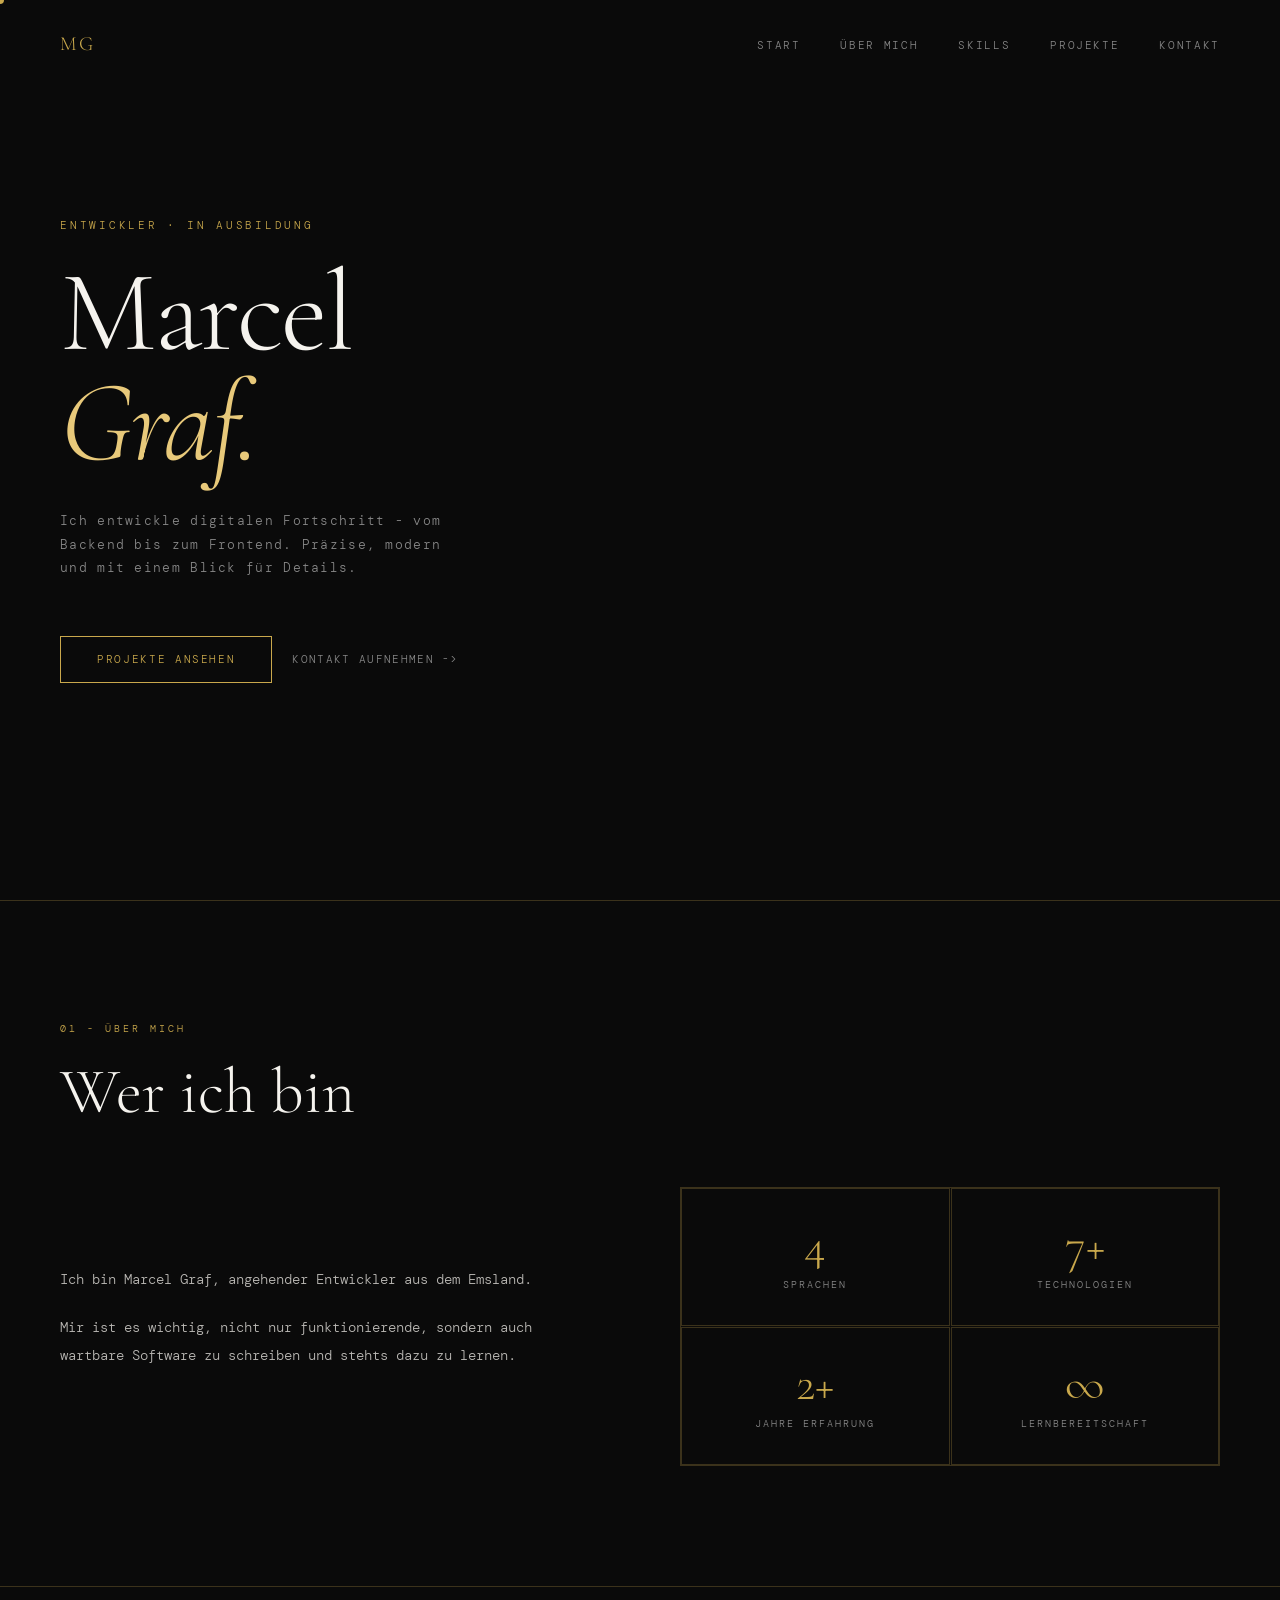
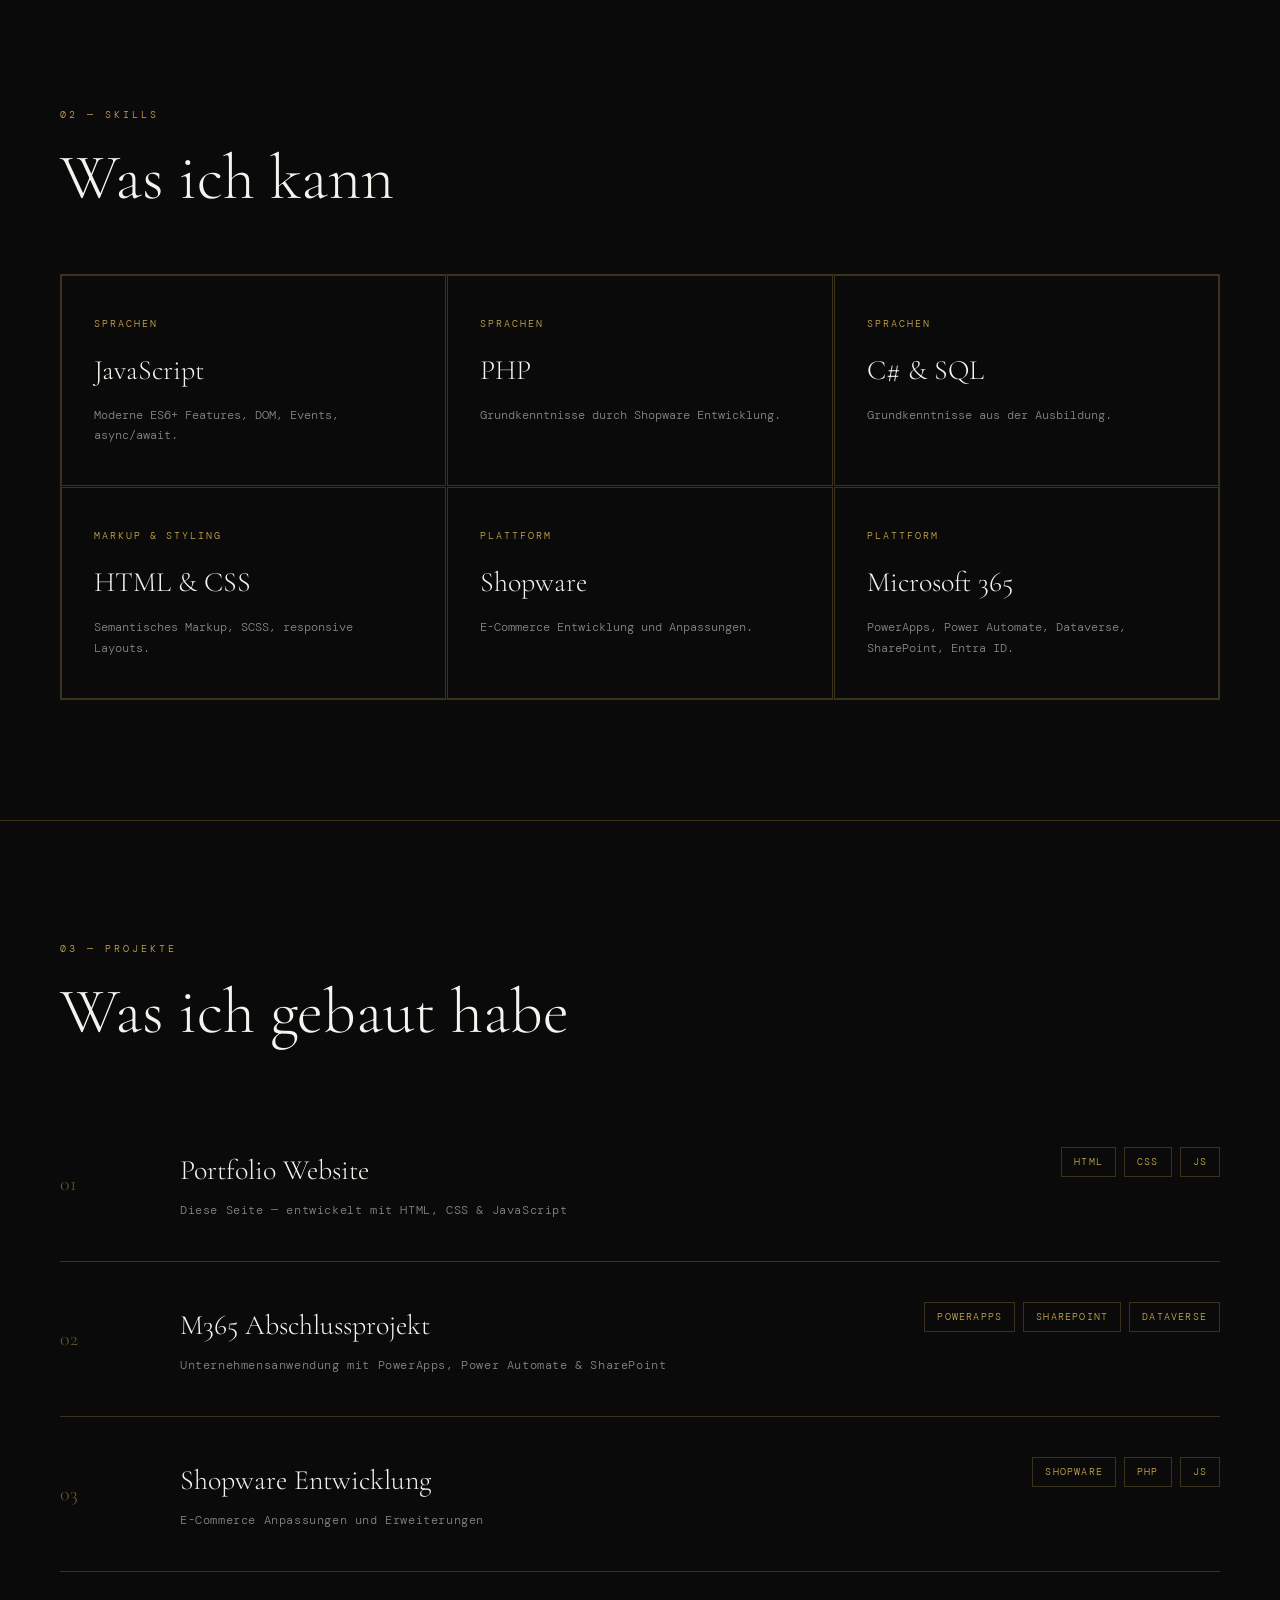
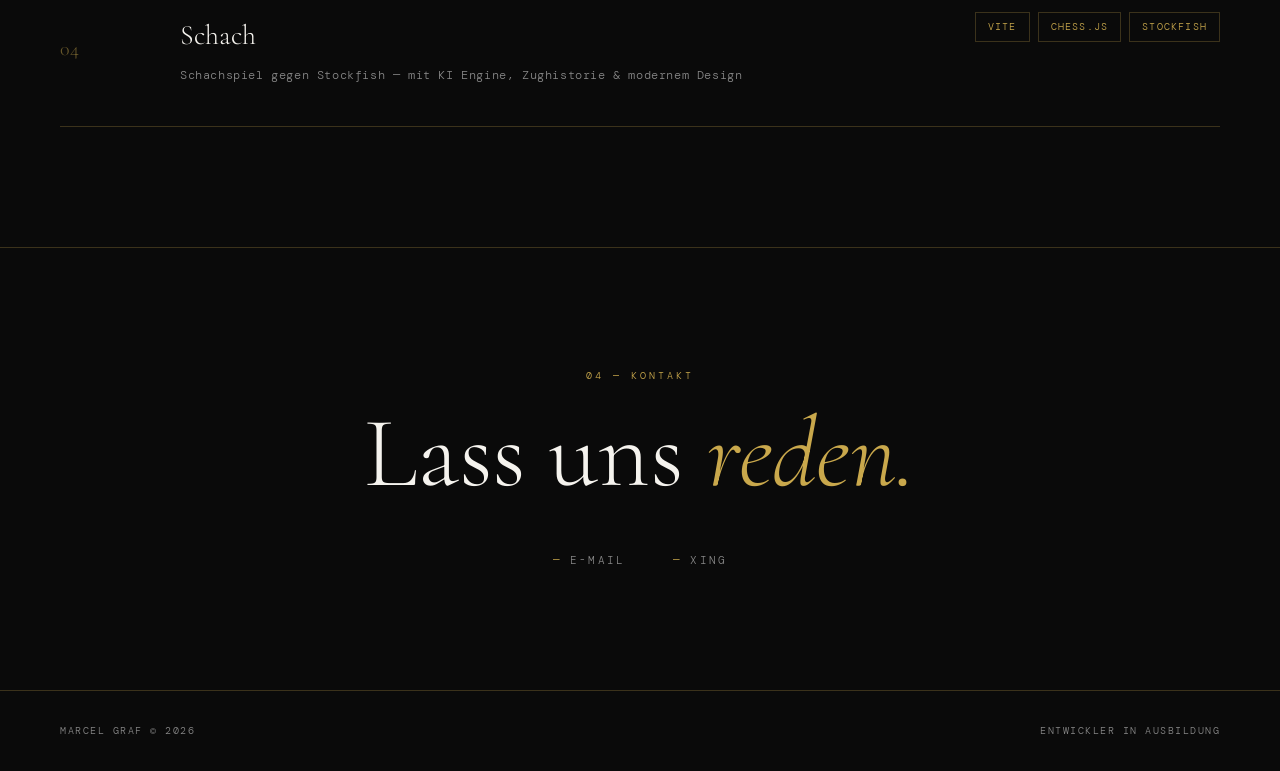
<file: index.html>
<!doctype html>
<html lang="de">

<head>
  <meta charset="UTF-8" />
  <meta name="viewport" content="width=device-width, initial-scale=1.0" />
  <title>Marcel Graf – Developer</title>
  <link rel="preconnect" href="https://fonts.googleapis.com" />
  <link rel="icon" type="image/svg+xml" href="favicon.svg" />
  <link
    href="https://fonts.googleapis.com/css2?family=DM+Mono:wght@300;400&family=Cormorant+Garamond:ital,wght@0,300;0,600;1,300&display=swap"
    rel="stylesheet" />
  <link rel="stylesheet" href="css/style.css" />
</head>

<body>
  <!-- Custom Cursor -->
  <div class="cursor" id="cursor"></div>
  <!-- Navigation -->
  <nav>
    <a href="index.html" class="nav-logo">MG</a>
    <ul class="nav-links">
      <li><a href="#me">Start</a></li>
      <li><a href="#about">Über mich</a></li>
      <li><a href="#skills">Skills</a></li>
      <li><a href="#projects">Projekte</a></li>
      <li><a href="#contact">Kontakt</a></li>
    </ul>
  </nav>

  <!-- Hauptinhalt -->
  <main>
    <section id="me">
      <p class="myself-tag">Entwickler · In Ausbildung</p>
      <h1 class="myself-name">
        Marcel<br>
        <em>Graf.</em>
      </h1>
      <p class="myself-sub">
        Ich entwickle digitalen Fortschritt - vom Backend bis zum Frontend.
        Präzise, modern und mit einem Blick für Details.
      </p>
      <div class="myself-cta">
        <a href="#projects" class="btn-primary">Projekte ansehen</a>
        <a href="#contact" class="btn-ghost">Kontakt aufnehmen -></a>
      </div>
    </section>

    <section id="about">
      <p class="section-label">01 - Über mich</p>
      <h2 class="section-title">Wer ich bin</h2>
      <div class="about-grid">
        <div class="about-text">
          <p>Ich bin Marcel Graf, angehender Entwickler aus dem Emsland.</p>
          <p>Mir ist es wichtig, nicht nur funktionierende, sondern auch wartbare Software zu schreiben und stehts dazu
            zu lernen.</p>
        </div>
        <div class="about-stats">
          <div class="stat-box">
            <span class="stat-number">4</span>
            <span class="stat-label">Sprachen</span>
          </div>
          <div class="stat-box">
            <span class="stat-number">7+</span>
            <span class="stat-label">Technologien</span>
          </div>
          <div class="stat-box">
            <span class="stat-number">2+</span>
            <span class="stat-label">Jahre Erfahrung</span>
          </div>
          <div class="stat-box">
            <span class="stat-number">∞</span>
            <span class="stat-label">Lernbereitschaft</span>
          </div>
        </div>
      </div>
    </section>
    <!-- Skills -->
    <section id="skills">
      <p class="section-label">02 — Skills</p>
      <h2 class="section-title">Was ich kann</h2>
      <div class="skills-grid">
        <div class="skill-card">
          <div class="skill-icon">Sprachen</div>
          <div class="skill-name">JavaScript</div>
          <p class="skill-desc">Moderne ES6+ Features, DOM, Events, async/await.</p>
        </div>
        <div class="skill-card">
          <div class="skill-icon">Sprachen</div>
          <div class="skill-name">PHP</div>
          <p class="skill-desc">Grundkenntnisse durch Shopware Entwicklung.</p>
        </div>
        <div class="skill-card">
          <div class="skill-icon">Sprachen</div>
          <div class="skill-name">C# & SQL</div>
          <p class="skill-desc">Grundkenntnisse aus der Ausbildung.</p>
        </div>
        <div class="skill-card">
          <div class="skill-icon">Markup & Styling</div>
          <div class="skill-name">HTML & CSS</div>
          <p class="skill-desc">Semantisches Markup, SCSS, responsive Layouts.</p>
        </div>
        <div class="skill-card">
          <div class="skill-icon">Plattform</div>
          <div class="skill-name">Shopware</div>
          <p class="skill-desc">E-Commerce Entwicklung und Anpassungen.</p>
        </div>
        <div class="skill-card">
          <div class="skill-icon">Plattform</div>
          <div class="skill-name">Microsoft 365</div>
          <p class="skill-desc">PowerApps, Power Automate, Dataverse, SharePoint, Entra ID.</p>
        </div>
      </div>
    </section>
    <!-- Projekte -->
    <section id="projects">
      <p class="section-label">03 — Projekte</p>
      <h2 class="section-title">Was ich gebaut habe</h2>
      <div class="projects-list">
        <a href="https://mueggemg.github.io/portfolio/projects/portfolio-info.html" class="project-link">
          <div class="project-item">
            <span class="project-number">01</span>
            <div class="project-info">
              <h3>Portfolio Website</h3>
              <p>Diese Seite — entwickelt mit HTML, CSS & JavaScript</p>
            </div>
            <div class="project-right">
              <div class="project-tags">
                <span class="tag">HTML</span>
                <span class="tag">CSS</span>
                <span class="tag">JS</span>
              </div>
              <span class="project-arrow">→</span>
            </div>
          </div>
        </a>
        <a href="https://mueggemg.github.io/portfolio/projects/m365-info.html" class="project-link">
          <div class="project-item">
            <span class="project-number">02</span>
            <div class="project-info">
              <h3>M365 Abschlussprojekt</h3>
              <p>Unternehmensanwendung mit PowerApps, Power Automate & SharePoint</p>
            </div>
            <div class="project-right">
              <div class="project-tags">
                <span class="tag">PowerApps</span>
                <span class="tag">SharePoint</span>
                <span class="tag">Dataverse</span>
              </div>
              <span class="project-arrow">→</span>
            </div>
          </div>
        </a>
        <a href="https://mueggemg.github.io/portfolio/projects/shopware-info.html" class="project-link">
          <div class="project-item">
            <span class="project-number">03</span>
            <div class="project-info">
              <h3>Shopware Entwicklung</h3>
              <p>E-Commerce Anpassungen und Erweiterungen</p>
            </div>
            <div class="project-right">
              <div class="project-tags">
                <span class="tag">Shopware</span>
                <span class="tag">PHP</span>
                <span class="tag">JS</span>
              </div>
              <span class="project-arrow">→</span>
            </div>
          </div>
        </a>
        <a href="https://mueggemg.github.io/portfolio/projects/chess-info.html" class="project-link">
          <div class="project-item">
            <span class="project-number">04</span>
            <div class="project-info">
              <h3>Schach</h3>
              <p>Schachspiel gegen Stockfish — mit KI Engine, Zughistorie & modernem Design</p>
            </div>
            <div class="project-right">
              <div class="project-tags">
                <span class="tag">Vite</span>
                <span class="tag">chess.js</span>
                <span class="tag">Stockfish</span>
              </div>
              <span class="project-arrow">→</span>
            </div>
          </div>
        </a>
      </div>
    </section>
    <!-- Kontakt -->
    <section id="contact">
      <div class="contact-inner">
        <p class="section-label">04 — Kontakt</p>
        <!-- Alternativer Text: Ich freue mich auf unser | Gespräch -->
        <h2 class="contact-big">
          Lass uns
          <em>reden.</em>
        </h2>
        <div class="contact-links">
          <a href="mailto:mueggemg@gmail.com" class="contact-link">E-Mail</a>
          <a href="https://www.xing.com/profile/Marcel_Graf98" class="contact-link">XING</a>
        </div>
      </div>
    </section>
  </main>

  <!-- Fußzeile -->
  <footer>
    <span>Marcel Graf © 2026</span>
    <span>Entwickler in Ausbildung</span>
  </footer>

  <script src="js/base.js"></script>
  <script src="js/main.js"></script>
</body>

</html>
</file>
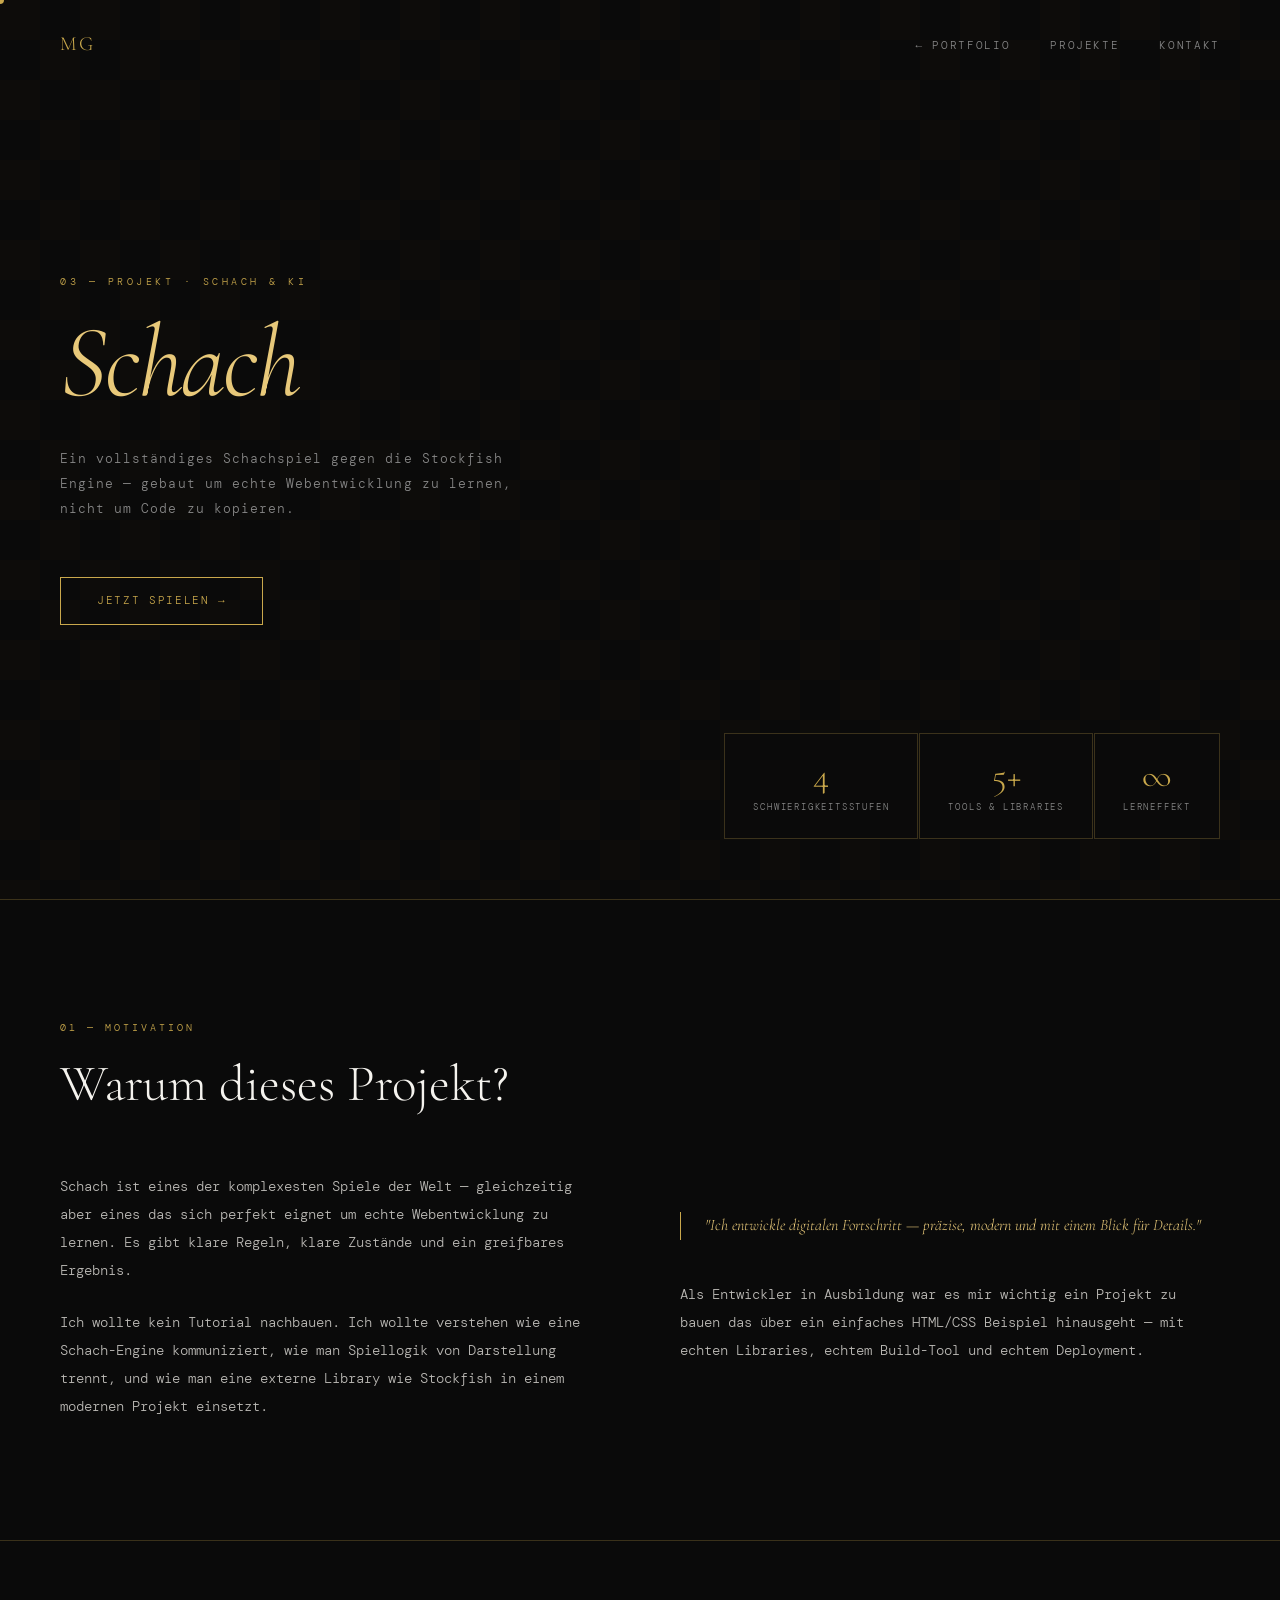
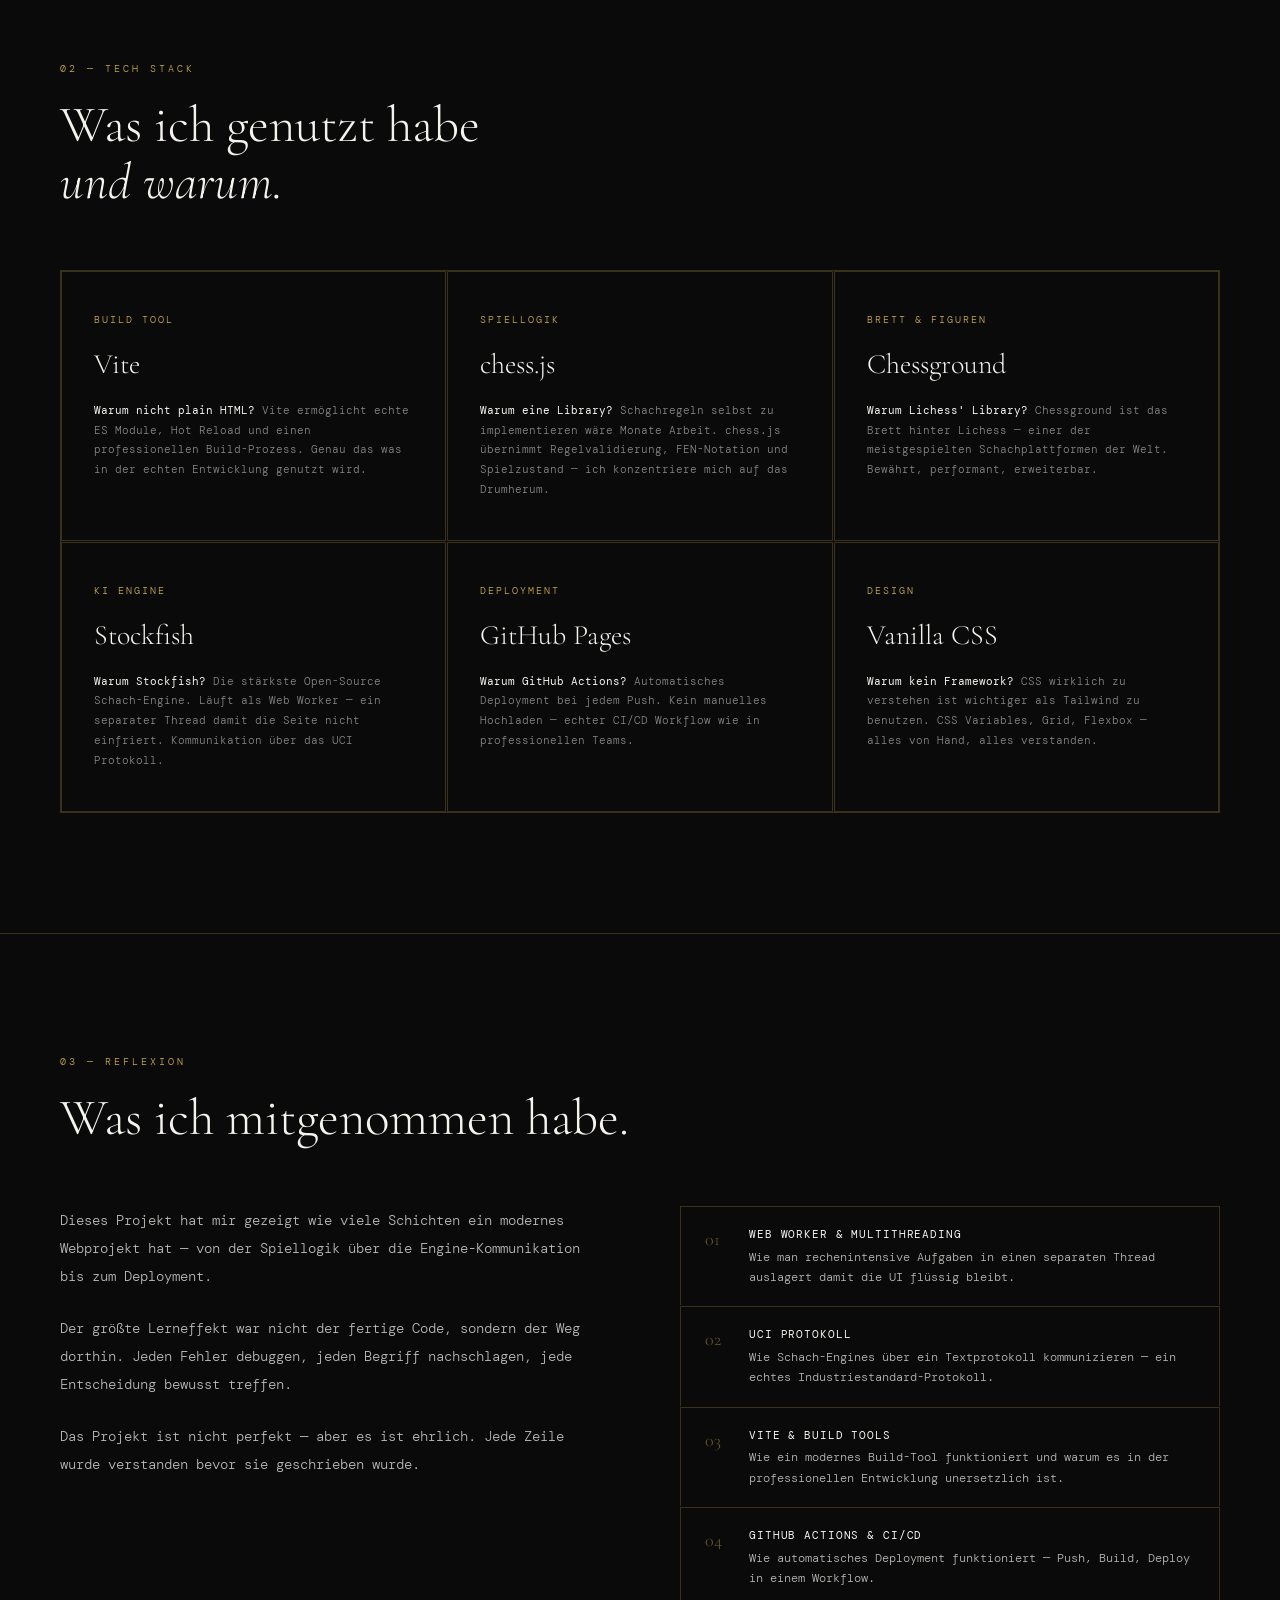
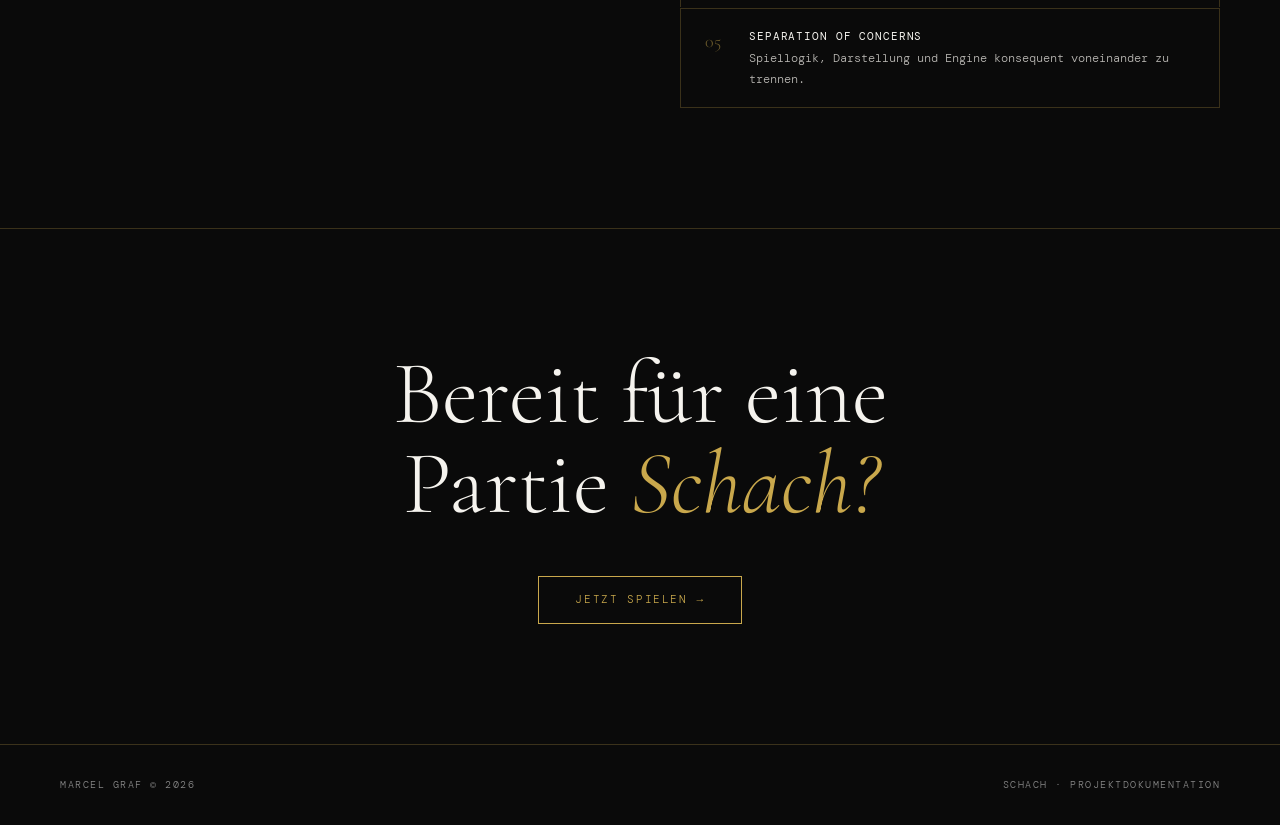
<file: projects/chess-info.html>
<!doctype html>
<html lang="de">

<head>
    <meta charset="UTF-8" />
    <meta name="viewport" content="width=device-width, initial-scale=1.0" />
    <title>Chess 2.0 – Projektdokumentation</title>
    <link rel="preconnect" href="https://fonts.googleapis.com" />
    <link rel="stylesheet" href="../css/base.css" />
    <link rel="stylesheet" href="../css/chess-info.css" />
    <link rel="icon" type="image/svg+xml" href="../favicon.svg" />
    <link
        href="https://fonts.googleapis.com/css2?family=DM+Mono:wght@300;400&family=Cormorant+Garamond:ital,wght@0,300;0,600;1,300&display=swap"
        rel="stylesheet" />
</head>

<body>

    <!-- Cursor -->
    <div class="cursor" id="cursor"></div>

    <!-- Hintergrund SVG — Schachbrett Muster -->
    <svg id="bg-svg" xmlns="http://www.w3.org/2000/svg" width="100%" height="100%" preserveAspectRatio="xMidYMid slice">
        <defs>
            <pattern id="chess-pattern" x="0" y="0" width="80" height="80" patternUnits="userSpaceOnUse">
                <rect x="0" y="0" width="40" height="40" fill="#c9a84c" />
                <rect x="40" y="40" width="40" height="40" fill="#c9a84c" />
            </pattern>
        </defs>
        <rect width="100%" height="100%" fill="url(#chess-pattern)" />
    </svg>

    <!-- Nav -->
    <nav id="mainNav">
        <a href="../index.html" class="nav-logo">MG</a>
        <ul class="nav-links">
            <li><a href="../index.html">← Portfolio</a></li>
            <li><a href="../index.html#projects">Projekte</a></li>
            <li><a href="../index.html#contact">Kontakt</a></li>
        </ul>
    </nav>

    <main>

        <!-- HERO -->
        <section class="hero" id="hero" style="opacity:1;transform:none;">
            <p class="hero-label">03 — Projekt · Schach & KI</p>
            <h1 class="hero-title">
                <em>Schach</em>
            </h1>
            <p class="hero-sub">
                Ein vollständiges Schachspiel gegen die Stockfish Engine —
                gebaut um echte Webentwicklung zu lernen, nicht um Code zu kopieren.
            </p>
            <div class="hero-cta">
                <a href="https://mueggemg.github.io/chess" class="btn-primary">Jetzt spielen →</a>
            </div>

            <div class="hero-stats">
                <div class="hero-stat">
                    <span class="hero-stat-num">4</span>
                    <span class="hero-stat-label">Schwierigkeitsstufen</span>
                </div>
                <div class="hero-stat">
                    <span class="hero-stat-num">5+</span>
                    <span class="hero-stat-label">Tools & Libraries</span>
                </div>
                <div class="hero-stat">
                    <span class="hero-stat-num">∞</span>
                    <span class="hero-stat-label">Lerneffekt</span>
                </div>
            </div>
        </section>

        <!-- WARUM -->
        <section id="why">
            <p class="section-label">01 — Motivation</p>
            <h2 class="section-title">Warum dieses Projekt?</h2>
            <div class="why-grid">
                <div class="why-text">
                    <p>
                        Schach ist eines der komplexesten Spiele der Welt — gleichzeitig aber eines das sich
                        perfekt eignet um echte Webentwicklung zu lernen. Es gibt klare Regeln, klare Zustände
                        und ein greifbares Ergebnis.
                    </p>
                    <p>
                        Ich wollte kein Tutorial nachbauen. Ich wollte verstehen wie eine Schach-Engine kommuniziert,
                        wie man Spiellogik von Darstellung trennt, und wie man eine externe Library wie Stockfish
                        in einem modernen Projekt einsetzt.
                    </p>
                </div>
                <div>
                    <div class="why-highlight">
                        <p>
                            <em>"Ich entwickle digitalen Fortschritt —
                                präzise, modern und mit einem Blick für Details."</em>
                        </p>
                    </div>
                    <div style="margin-top: 40px;">
                        <div class="why-text">
                            <p>
                                Als Entwickler in Ausbildung war es mir wichtig ein Projekt zu bauen das über
                                ein einfaches HTML/CSS Beispiel hinausgeht — mit echten Libraries, echtem Build-Tool
                                und echtem Deployment.
                            </p>
                        </div>
                    </div>
                </div>
            </div>
        </section>

        <!-- TECH STACK -->
        <section id="tech">
            <p class="section-label">02 — Tech Stack</p>
            <h2 class="section-title">Was ich genutzt habe<br><em>und warum.</em></h2>
            <div class="tech-grid">
                <div class="tech-card">
                    <div class="tech-category">Build Tool</div>
                    <div class="tech-name">Vite</div>
                    <p class="tech-why">
                        <strong>Warum nicht plain HTML?</strong>
                        Vite ermöglicht echte ES Module, Hot Reload und einen professionellen Build-Prozess.
                        Genau das was in der echten Entwicklung genutzt wird.
                    </p>
                </div>
                <div class="tech-card">
                    <div class="tech-category">Spiellogik</div>
                    <div class="tech-name">chess.js</div>
                    <p class="tech-why">
                        <strong>Warum eine Library?</strong>
                        Schachregeln selbst zu implementieren wäre Monate Arbeit.
                        chess.js übernimmt Regelvalidierung, FEN-Notation und Spielzustand —
                        ich konzentriere mich auf das Drumherum.
                    </p>
                </div>
                <div class="tech-card">
                    <div class="tech-category">Brett & Figuren</div>
                    <div class="tech-name">Chessground</div>
                    <p class="tech-why">
                        <strong>Warum Lichess' Library?</strong>
                        Chessground ist das Brett hinter Lichess — einer der meistgespielten
                        Schachplattformen der Welt. Bewährt, performant, erweiterbar.
                    </p>
                </div>
                <div class="tech-card">
                    <div class="tech-category">KI Engine</div>
                    <div class="tech-name">Stockfish</div>
                    <p class="tech-why">
                        <strong>Warum Stockfish?</strong>
                        Die stärkste Open-Source Schach-Engine. Läuft als Web Worker —
                        ein separater Thread damit die Seite nicht einfriert.
                        Kommunikation über das UCI Protokoll.
                    </p>
                </div>
                <div class="tech-card">
                    <div class="tech-category">Deployment</div>
                    <div class="tech-name">GitHub Pages</div>
                    <p class="tech-why">
                        <strong>Warum GitHub Actions?</strong>
                        Automatisches Deployment bei jedem Push. Kein manuelles Hochladen —
                        echter CI/CD Workflow wie in professionellen Teams.
                    </p>
                </div>
                <div class="tech-card">
                    <div class="tech-category">Design</div>
                    <div class="tech-name">Vanilla CSS</div>
                    <p class="tech-why">
                        <strong>Warum kein Framework?</strong>
                        CSS wirklich zu verstehen ist wichtiger als Tailwind zu benutzen.
                        CSS Variables, Grid, Flexbox — alles von Hand, alles verstanden.
                    </p>
                </div>
            </div>
        </section>

        <!-- FAZIT -->
        <section id="fazit">
            <p class="section-label">03 — Reflexion</p>
            <h2 class="section-title">Was ich mitgenommen habe.</h2>
            <div class="fazit-grid">
                <div class="fazit-text">
                    <p>
                        Dieses Projekt hat mir gezeigt wie viele Schichten ein modernes Webprojekt hat —
                        von der Spiellogik über die Engine-Kommunikation bis zum Deployment.
                    </p>
                    <p>
                        Der größte Lerneffekt war nicht der fertige Code,
                        sondern der Weg dorthin. Jeden Fehler debuggen, jeden Begriff nachschlagen,
                        jede Entscheidung bewusst treffen.
                    </p>
                    <p>
                        Das Projekt ist nicht perfekt — aber es ist ehrlich.
                        Jede Zeile wurde verstanden bevor sie geschrieben wurde.
                    </p>
                </div>
                <div class="learnings">
                    <div class="learning-item">
                        <span class="learning-num">01</span>
                        <div class="learning-text">
                            <strong>Web Worker & Multithreading</strong>
                            Wie man rechenintensive Aufgaben in einen separaten Thread auslagert
                            damit die UI flüssig bleibt.
                        </div>
                    </div>
                    <div class="learning-item">
                        <span class="learning-num">02</span>
                        <div class="learning-text">
                            <strong>UCI Protokoll</strong>
                            Wie Schach-Engines über ein Textprotokoll kommunizieren —
                            ein echtes Industriestandard-Protokoll.
                        </div>
                    </div>
                    <div class="learning-item">
                        <span class="learning-num">03</span>
                        <div class="learning-text">
                            <strong>Vite & Build Tools</strong>
                            Wie ein modernes Build-Tool funktioniert und warum
                            es in der professionellen Entwicklung unersetzlich ist.
                        </div>
                    </div>
                    <div class="learning-item">
                        <span class="learning-num">04</span>
                        <div class="learning-text">
                            <strong>GitHub Actions & CI/CD</strong>
                            Wie automatisches Deployment funktioniert —
                            Push, Build, Deploy in einem Workflow.
                        </div>
                    </div>
                    <div class="learning-item">
                        <span class="learning-num">05</span>
                        <div class="learning-text">
                            <strong>Separation of Concerns</strong>
                            Spiellogik, Darstellung und Engine konsequent
                            voneinander zu trennen.
                        </div>
                    </div>
                </div>
            </div>
        </section>

        <!-- CTA -->
        <section id="play" style="border-bottom: none;">
            <h2 class="cta-title">
                Bereit für eine<br>
                Partie <em>Schach?</em>
            </h2>
            <a href="https://mueggemg.github.io/chess" class="btn-primary">Jetzt spielen →</a>
        </section>

    </main>

    <footer>
        <span>Marcel Graf © 2026</span>
        <span>Schach · Projektdokumentation</span>
    </footer>

    <script src="../js/base.js"></script>
    <script src="../js/chess-info.js"></script>

</body>

</html>
</file>
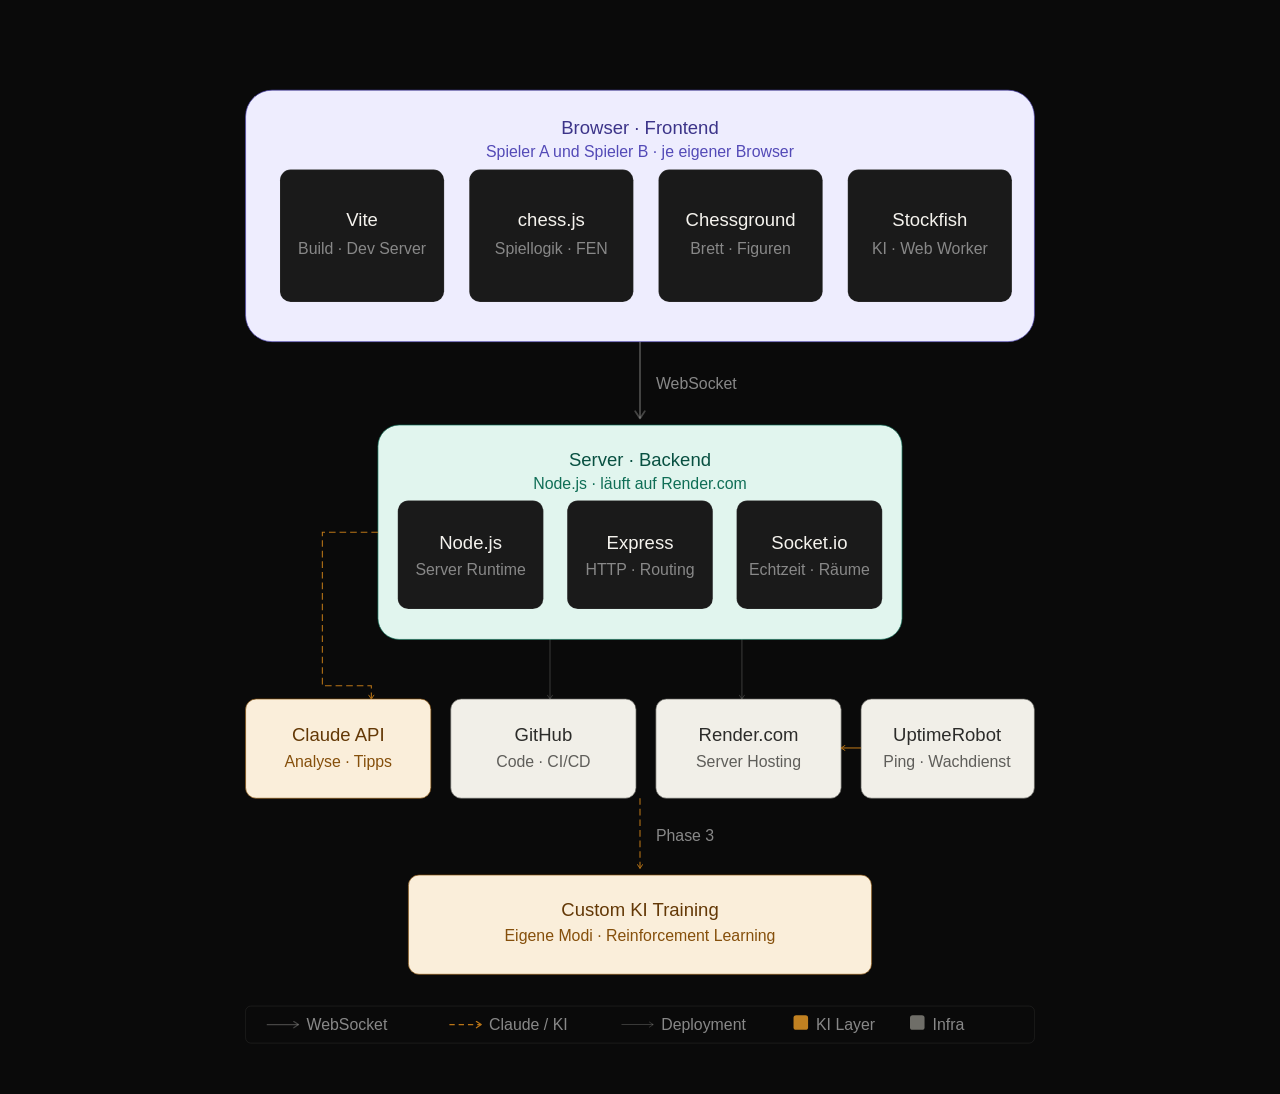
<file: projects/chess2.0-info.html>
<!doctype html>
<html lang="de">

<head>
    <meta charset="UTF-8" />
    <meta name="viewport" content="width=device-width, initial-scale=1.0" />
    <title>Chess 2.0 – Tech Stack Architektur</title>
    <style>
        body {
            margin: 0;
            padding: 24px;
            background: #0a0a0a;
            font-family: sans-serif;
            min-height: 100vh;
        }

        svg {
            width: 100%;
            height: auto;
            display: block;
            max-width: 900px;
            margin: 0 auto;
        }

        .node {
            cursor: pointer;
        }

        .node:hover rect,
        .node:hover circle,
        .node:hover ellipse {
            opacity: 0.85;
        }

        .t {
            font-size: 14px;
            font-weight: 400;
            fill: #f5f3ee;
            font-family: sans-serif;
        }

        .th {
            font-size: 14px;
            font-weight: 500;
            fill: #f5f3ee;
            font-family: sans-serif;
        }

        .ts {
            font-size: 12px;
            font-weight: 400;
            fill: #888888;
            font-family: sans-serif;
        }

        /* box = neutral */
        .box rect {
            fill: #1a1a1a;
            stroke: rgba(245, 243, 238, 0.15);
        }

        .box text.th {
            fill: #f5f3ee;
        }

        .box text.ts {
            fill: #888888;
        }

        /* c-purple */
        .c-purple>rect,
        .c-purple>ellipse,
        .c-purple>circle {
            fill: #EEEDFE;
            stroke: #534AB7;
        }

        .c-purple>text.th {
            fill: #3C3489;
        }

        .c-purple>text.ts {
            fill: #534AB7;
        }

        /* c-teal */
        .c-teal>rect,
        .c-teal>ellipse,
        .c-teal>circle {
            fill: #E1F5EE;
            stroke: #0F6E56;
        }

        .c-teal>text.th {
            fill: #085041;
        }

        .c-teal>text.ts {
            fill: #0F6E56;
        }

        /* c-amber */
        .c-amber>rect,
        .c-amber>ellipse,
        .c-amber>circle {
            fill: #FAEEDA;
            stroke: #854F0B;
        }

        .c-amber>text.th {
            fill: #633806;
        }

        .c-amber>text.ts {
            fill: #854F0B;
        }

        /* c-gray */
        .c-gray>rect,
        .c-gray>ellipse,
        .c-gray>circle {
            fill: #F1EFE8;
            stroke: #5F5E5A;
        }

        .c-gray>text.th {
            fill: #2C2C2A;
        }

        .c-gray>text.ts {
            fill: #5F5E5A;
        }

        .arr {
            stroke: rgba(245, 243, 238, 0.25);
            stroke-width: 1.5;
            fill: none;
        }

        /* Tooltip */
        #tooltip {
            display: none;
            position: fixed;
            bottom: 24px;
            left: 50%;
            transform: translateX(-50%);
            background: #1a1a1a;
            border: 1px solid rgba(201, 168, 76, 0.4);
            color: #e8c97a;
            font-family: monospace;
            font-size: 12px;
            letter-spacing: 0.05em;
            padding: 10px 20px;
            max-width: 560px;
            text-align: center;
            pointer-events: none;
            z-index: 99;
            border-radius: 4px;
        }
    </style>
</head>

<body>

    <div id="tooltip"></div>

    <svg viewBox="0 0 680 790" xmlns="http://www.w3.org/2000/svg">
        <defs>
            <marker id="arrow" viewBox="0 0 10 10" refX="8" refY="5" markerWidth="6" markerHeight="6"
                orient="auto-start-reverse">
                <path d="M2 1L8 5L2 9" fill="none" stroke="context-stroke" stroke-width="1.5" stroke-linecap="round"
                    stroke-linejoin="round" />
            </marker>
        </defs>

        <!-- FRONTEND CONTAINER -->
        <g class="c-purple">
            <rect x="42" y="50" width="596" height="190" rx="20" stroke-width="0.5" />
            <text class="th" x="340" y="78" text-anchor="middle" dominant-baseline="central">Browser · Frontend</text>
            <text class="ts" x="340" y="96" text-anchor="middle" dominant-baseline="central">Spieler A und Spieler B ·
                je eigener Browser</text>
        </g>

        <g class="node box"
            data-tip="Vite bündelt alle JS/CSS Dateien, startet den Dev Server mit Hot Reload und baut den fertigen Build für Render.com">
            <rect x="68" y="110" width="124" height="100" rx="8" stroke-width="0.5" />
            <text class="th" x="130" y="148" text-anchor="middle" dominant-baseline="central">Vite</text>
            <text class="ts" x="130" y="170" text-anchor="middle" dominant-baseline="central">Build · Dev Server</text>
        </g>

        <g class="node box"
            data-tip="chess.js prüft ob Züge legal sind, generiert FEN-Strings und erkennt Schachmat/Remis. Läuft im Browser jedes Spielers.">
            <rect x="211" y="110" width="124" height="100" rx="8" stroke-width="0.5" />
            <text class="th" x="273" y="148" text-anchor="middle" dominant-baseline="central">chess.js</text>
            <text class="ts" x="273" y="170" text-anchor="middle" dominant-baseline="central">Spiellogik · FEN</text>
        </g>

        <g class="node box"
            data-tip="Chessground ist Lichess' eigene Board Library — rendert Figuren, Animationen und Highlights. Bekommt Züge von chess.js und zeigt sie an.">
            <rect x="354" y="110" width="124" height="100" rx="8" stroke-width="0.5" />
            <text class="th" x="416" y="148" text-anchor="middle" dominant-baseline="central">Chessground</text>
            <text class="ts" x="416" y="170" text-anchor="middle" dominant-baseline="central">Brett · Figuren</text>
        </g>

        <g class="node box"
            data-tip="Stockfish läuft als Web Worker (separater Thread) im Browser. Im Multiplayer wird er nur im Einzelspieler-Modus genutzt — im PvP rechnet kein Stockfish.">
            <rect x="497" y="110" width="124" height="100" rx="8" stroke-width="0.5" />
            <text class="th" x="559" y="148" text-anchor="middle" dominant-baseline="central">Stockfish</text>
            <text class="ts" x="559" y="170" text-anchor="middle" dominant-baseline="central">KI · Web Worker</text>
        </g>

        <!-- Arrow Frontend ↔ Backend -->
        <line x1="340" y1="240" x2="340" y2="298" class="arr" marker-end="url(#arrow)" />
        <text class="ts" x="352" y="272" dominant-baseline="central">WebSocket</text>

        <!-- BACKEND CONTAINER -->
        <g class="c-teal">
            <rect x="142" y="303" width="396" height="162" rx="16" stroke-width="0.5" />
            <text class="th" x="340" y="329" text-anchor="middle" dominant-baseline="central">Server · Backend</text>
            <text class="ts" x="340" y="347" text-anchor="middle" dominant-baseline="central">Node.js · läuft auf
                Render.com</text>
        </g>

        <g class="node box"
            data-tip="Node.js ist JavaScript außerhalb des Browsers — die Laufzeit für unseren Server. npm läuft ebenfalls darauf.">
            <rect x="157" y="360" width="110" height="82" rx="8" stroke-width="0.5" />
            <text class="th" x="212" y="392" text-anchor="middle" dominant-baseline="central">Node.js</text>
            <text class="ts" x="212" y="412" text-anchor="middle" dominant-baseline="central">Server Runtime</text>
        </g>

        <g class="node box"
            data-tip="Express ist ein schlankes HTTP Framework für Node.js — zuständig für Routen, API Endpoints und den HTTP Server der Socket.io nutzt.">
            <rect x="285" y="360" width="110" height="82" rx="8" stroke-width="0.5" />
            <text class="th" x="340" y="392" text-anchor="middle" dominant-baseline="central">Express</text>
            <text class="ts" x="340" y="412" text-anchor="middle" dominant-baseline="central">HTTP · Routing</text>
        </g>

        <g class="node box"
            data-tip="Socket.io ermöglicht Echtzeit-Kommunikation via WebSockets. Verwaltet Spielräume (Rooms) — wenn Spieler A zieht, bekommt Spieler B den Zug sofort.">
            <rect x="413" y="360" width="110" height="82" rx="8" stroke-width="0.5" />
            <text class="th" x="468" y="392" text-anchor="middle" dominant-baseline="central">Socket.io</text>
            <text class="ts" x="468" y="412" text-anchor="middle" dominant-baseline="central">Echtzeit · Räume</text>
        </g>

        <!-- Claude API route (dashed, left side) -->
        <path d="M 142 384 L 100 384 L 100 500 L 137 500 L 137 510" fill="none" stroke="#BA7517" stroke-width="0.8"
            stroke-dasharray="5 3" marker-end="url(#arrow)" />

        <!-- Backend → GitHub -->
        <line x1="272" y1="465" x2="272" y2="510" stroke="rgba(245,243,238,0.2)" stroke-width="0.8" fill="none"
            marker-end="url(#arrow)" />

        <!-- Backend → Render -->
        <line x1="417" y1="465" x2="417" y2="510" stroke="rgba(245,243,238,0.2)" stroke-width="0.8" fill="none"
            marker-end="url(#arrow)" />

        <!-- EXTERNE DIENSTE -->
        <g class="node c-amber"
            data-tip="Claude API wird vom Backend angefragt (nicht direkt vom Browser) — so bleibt der API-Key sicher in einer .env Datei auf dem Server. Gibt Stellungsanalyse und Tipps zurück.">
            <rect x="42" y="510" width="140" height="75" rx="8" stroke-width="0.5" />
            <text class="th" x="112" y="537" text-anchor="middle" dominant-baseline="central">Claude API</text>
            <text class="ts" x="112" y="557" text-anchor="middle" dominant-baseline="central">Analyse · Tipps</text>
        </g>

        <g class="node c-gray"
            data-tip="GitHub speichert den Code. GitHub Actions baut automatisch das Projekt und deployt es auf Render.com bei jedem Push auf main.">
            <rect x="197" y="510" width="140" height="75" rx="8" stroke-width="0.5" />
            <text class="th" x="267" y="537" text-anchor="middle" dominant-baseline="central">GitHub</text>
            <text class="ts" x="267" y="557" text-anchor="middle" dominant-baseline="central">Code · CI/CD</text>
        </g>

        <g class="node c-gray"
            data-tip="Render.com hostet den Node.js Server kostenlos. Nachteil: schläft nach 15min Inaktivität ein (30sek Aufwachzeit). Lösung: UptimeRobot.">
            <rect x="352" y="510" width="140" height="75" rx="8" stroke-width="0.5" />
            <text class="th" x="422" y="537" text-anchor="middle" dominant-baseline="central">Render.com</text>
            <text class="ts" x="422" y="557" text-anchor="middle" dominant-baseline="central">Server Hosting</text>
        </g>

        <g class="node c-gray"
            data-tip="UptimeRobot pingt Render.com alle 10 Minuten kostenlos an — so schläft der Server nie ein. Ebenfalls kostenlos.">
            <rect x="507" y="510" width="131" height="75" rx="8" stroke-width="0.5" />
            <text class="th" x="572" y="537" text-anchor="middle" dominant-baseline="central">UptimeRobot</text>
            <text class="ts" x="572" y="557" text-anchor="middle" dominant-baseline="central">Ping · Wachdienst</text>
        </g>

        <!-- UptimeRobot → Render -->
        <line x1="507" y1="547" x2="492" y2="547" stroke="#BA7517" stroke-width="0.8" fill="none"
            marker-end="url(#arrow)" />

        <!-- Phase 3 arrow -->
        <path d="M 340 585 L 340 638" fill="none" stroke="#BA7517" stroke-width="0.8" stroke-dasharray="5 3"
            marker-end="url(#arrow)" />
        <text class="ts" x="352" y="613" dominant-baseline="central" fill="#BA7517">Phase 3</text>

        <!-- CUSTOM KI -->
        <g class="node c-amber"
            data-tip="Phase 3: Eine eigene KI wird trainiert um die benutzerdefinierten Spielmodi zu meistern. Reinforcement Learning — die KI lernt durch Spielen gegen sich selbst.">
            <rect x="165" y="643" width="350" height="75" rx="8" stroke-width="0.5" />
            <text class="th" x="340" y="669" text-anchor="middle" dominant-baseline="central">Custom KI Training</text>
            <text class="ts" x="340" y="689" text-anchor="middle" dominant-baseline="central">Eigene Modi ·
                Reinforcement Learning</text>
        </g>

        <!-- LEGEND -->
        <rect x="42" y="742" width="596" height="28" rx="4" fill="none" stroke="rgba(245,243,238,0.1)"
            stroke-width="0.5" />
        <line x1="58" y1="756" x2="82" y2="756" stroke="rgba(245,243,238,0.25)" stroke-width="1"
            marker-end="url(#arrow)" />
        <text class="ts" x="88" y="756" dominant-baseline="central">WebSocket</text>
        <line x1="196" y1="756" x2="220" y2="756" stroke="#BA7517" stroke-width="1" stroke-dasharray="4 3"
            marker-end="url(#arrow)" />
        <text class="ts" x="226" y="756" dominant-baseline="central">Claude / KI</text>
        <line x1="326" y1="756" x2="350" y2="756" stroke="rgba(245,243,238,0.2)" stroke-width="0.8"
            marker-end="url(#arrow)" />
        <text class="ts" x="356" y="756" dominant-baseline="central">Deployment</text>
        <rect x="456" y="749" width="11" height="11" rx="2" fill="#EF9F27" opacity="0.8" />
        <text class="ts" x="473" y="756" dominant-baseline="central">KI Layer</text>
        <rect x="544" y="749" width="11" height="11" rx="2" fill="#888780" opacity="0.8" />
        <text class="ts" x="561" y="756" dominant-baseline="central">Infra</text>
    </svg>

    <script>
        const tooltip = document.getElementById('tooltip');
        document.querySelectorAll('[data-tip]').forEach(el => {
            el.addEventListener('mouseenter', () => {
                tooltip.textContent = el.dataset.tip;
                tooltip.style.display = 'block';
            });
            el.addEventListener('mouseleave', () => {
                tooltip.style.display = 'none';
            });
        });
    </script>
</body>

</html>
</file>
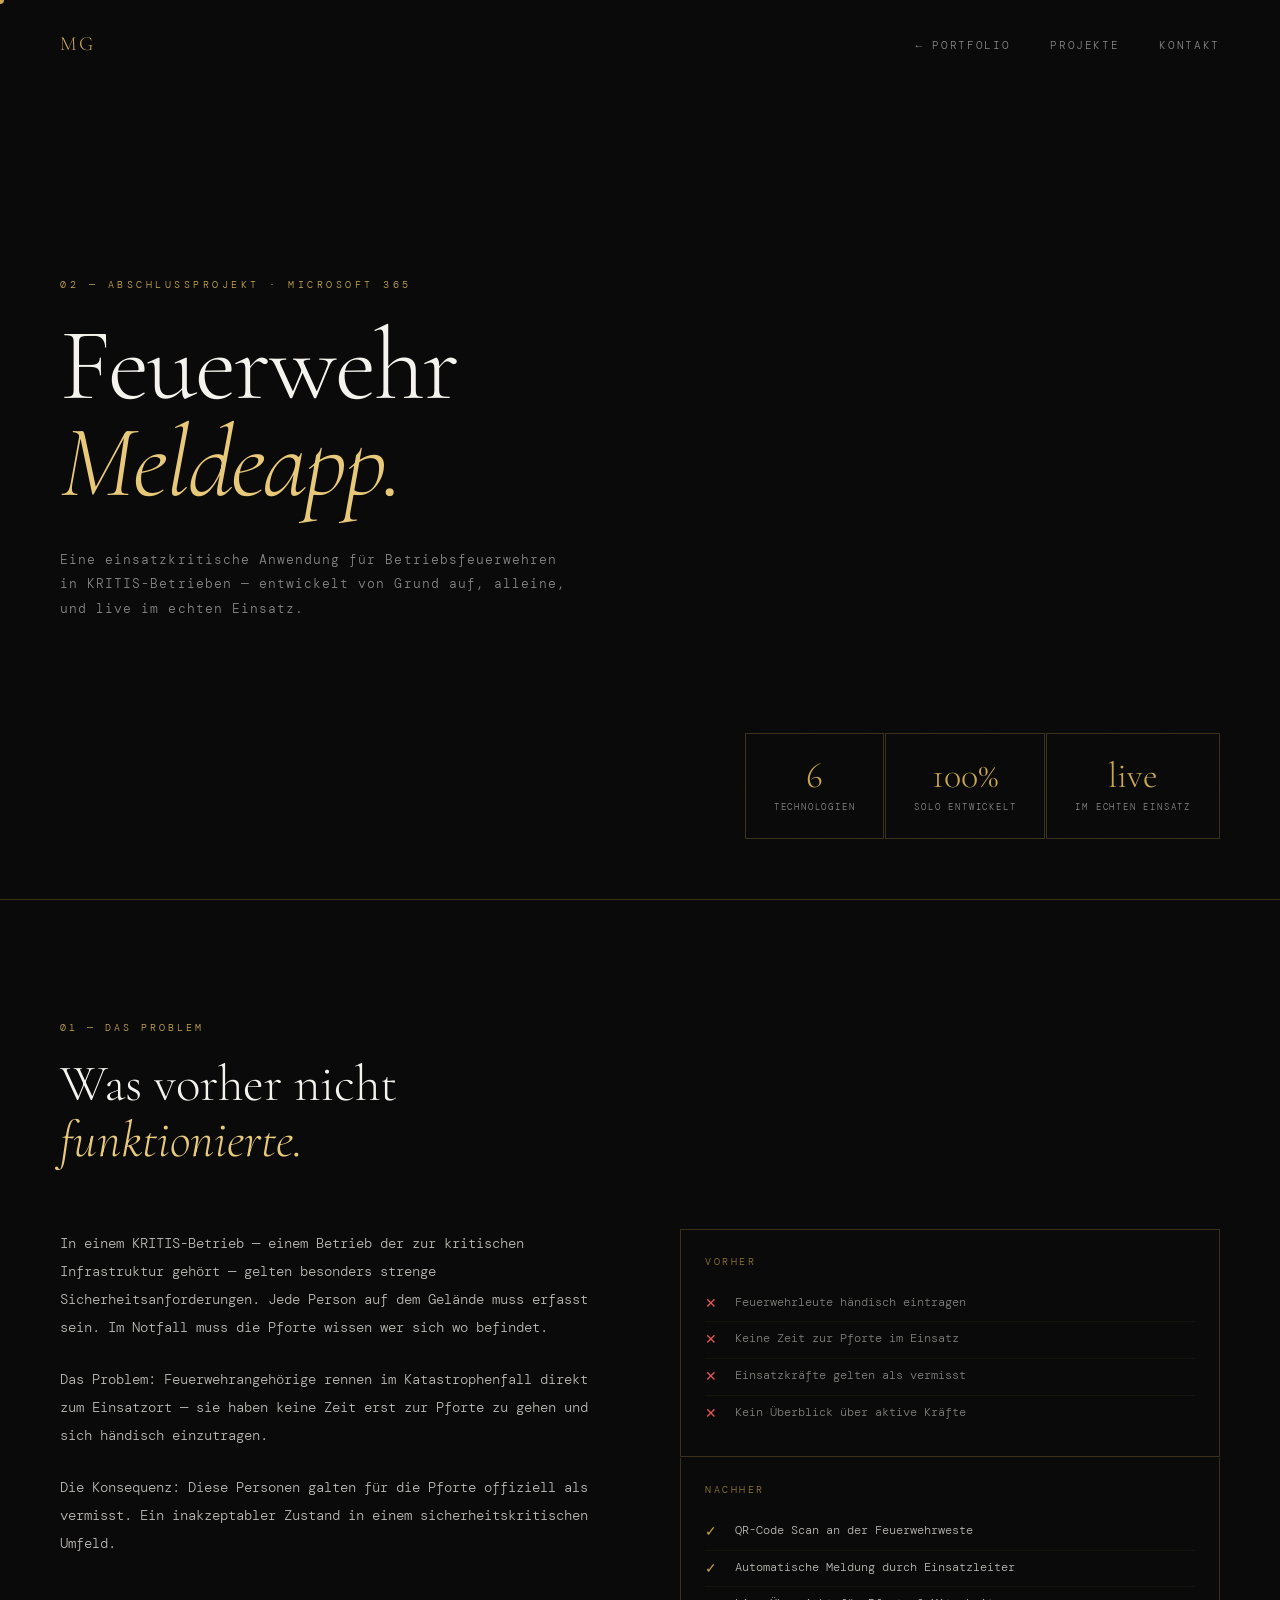
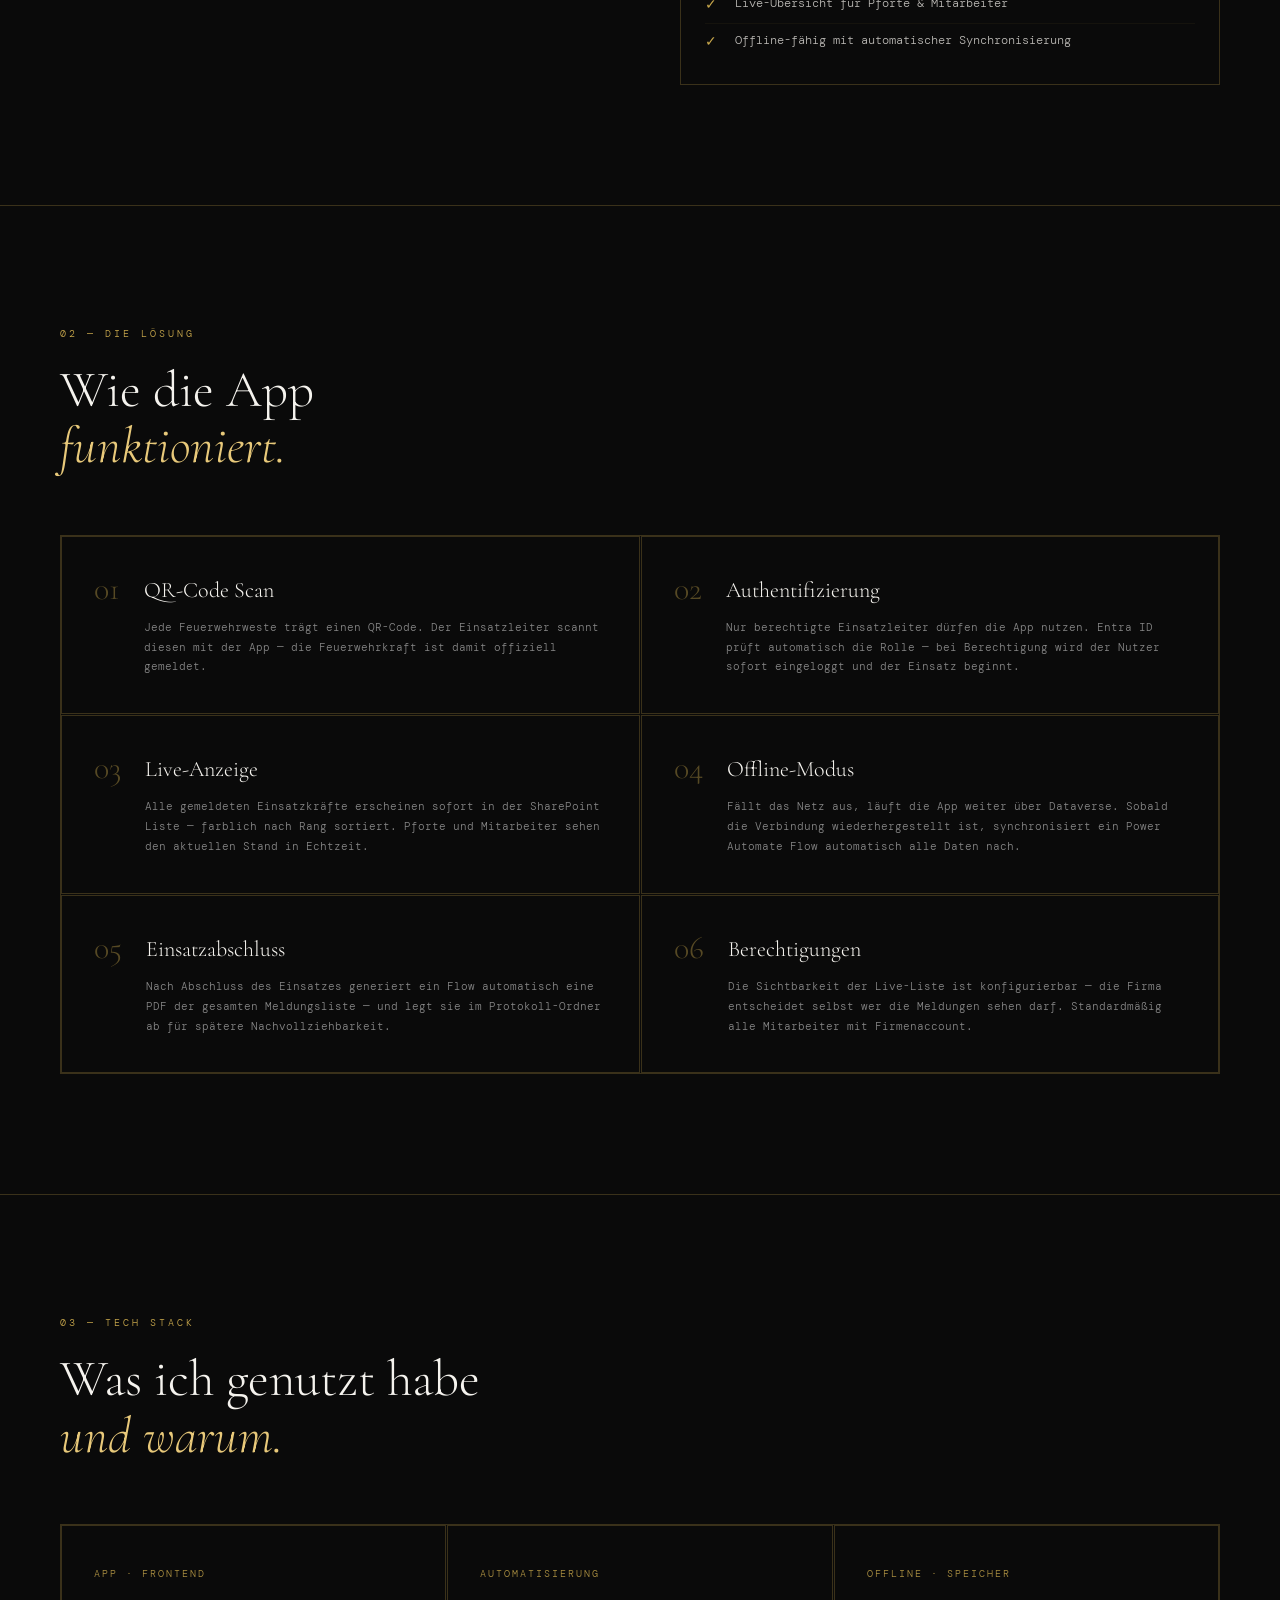
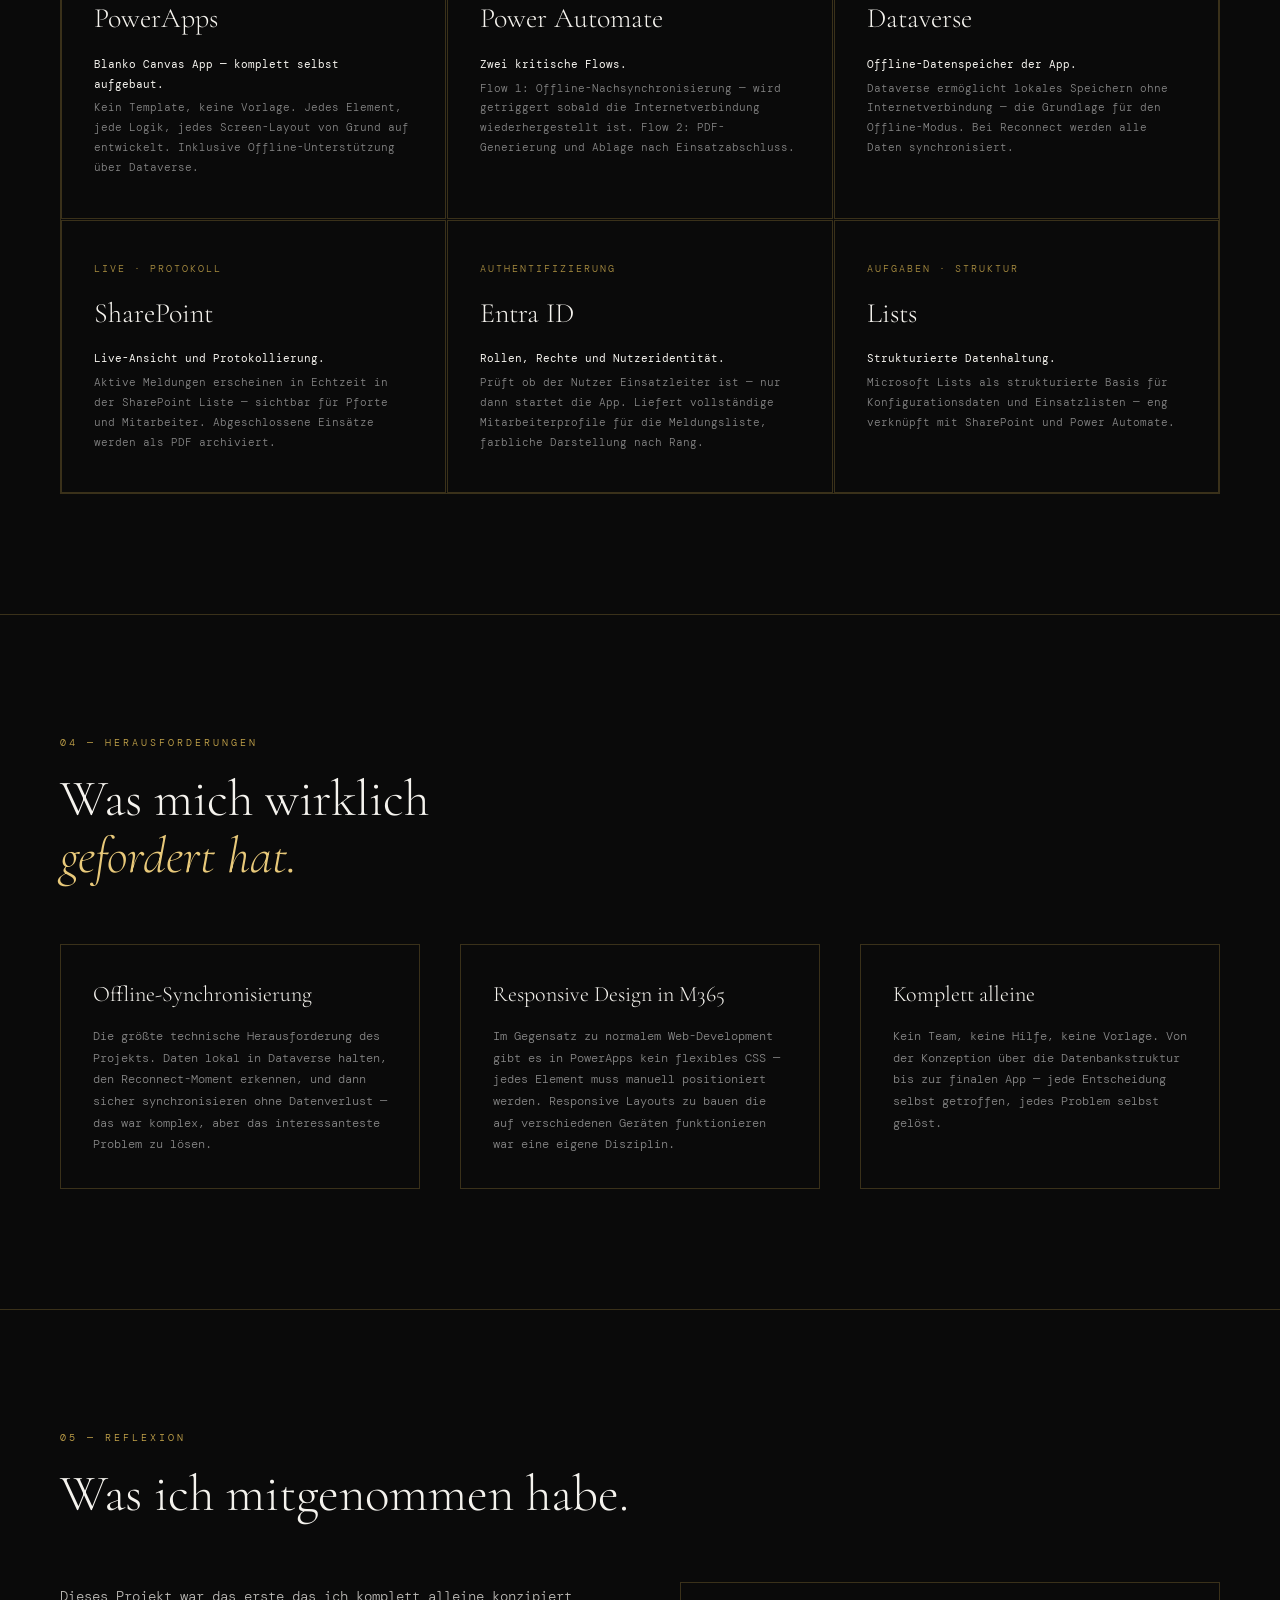
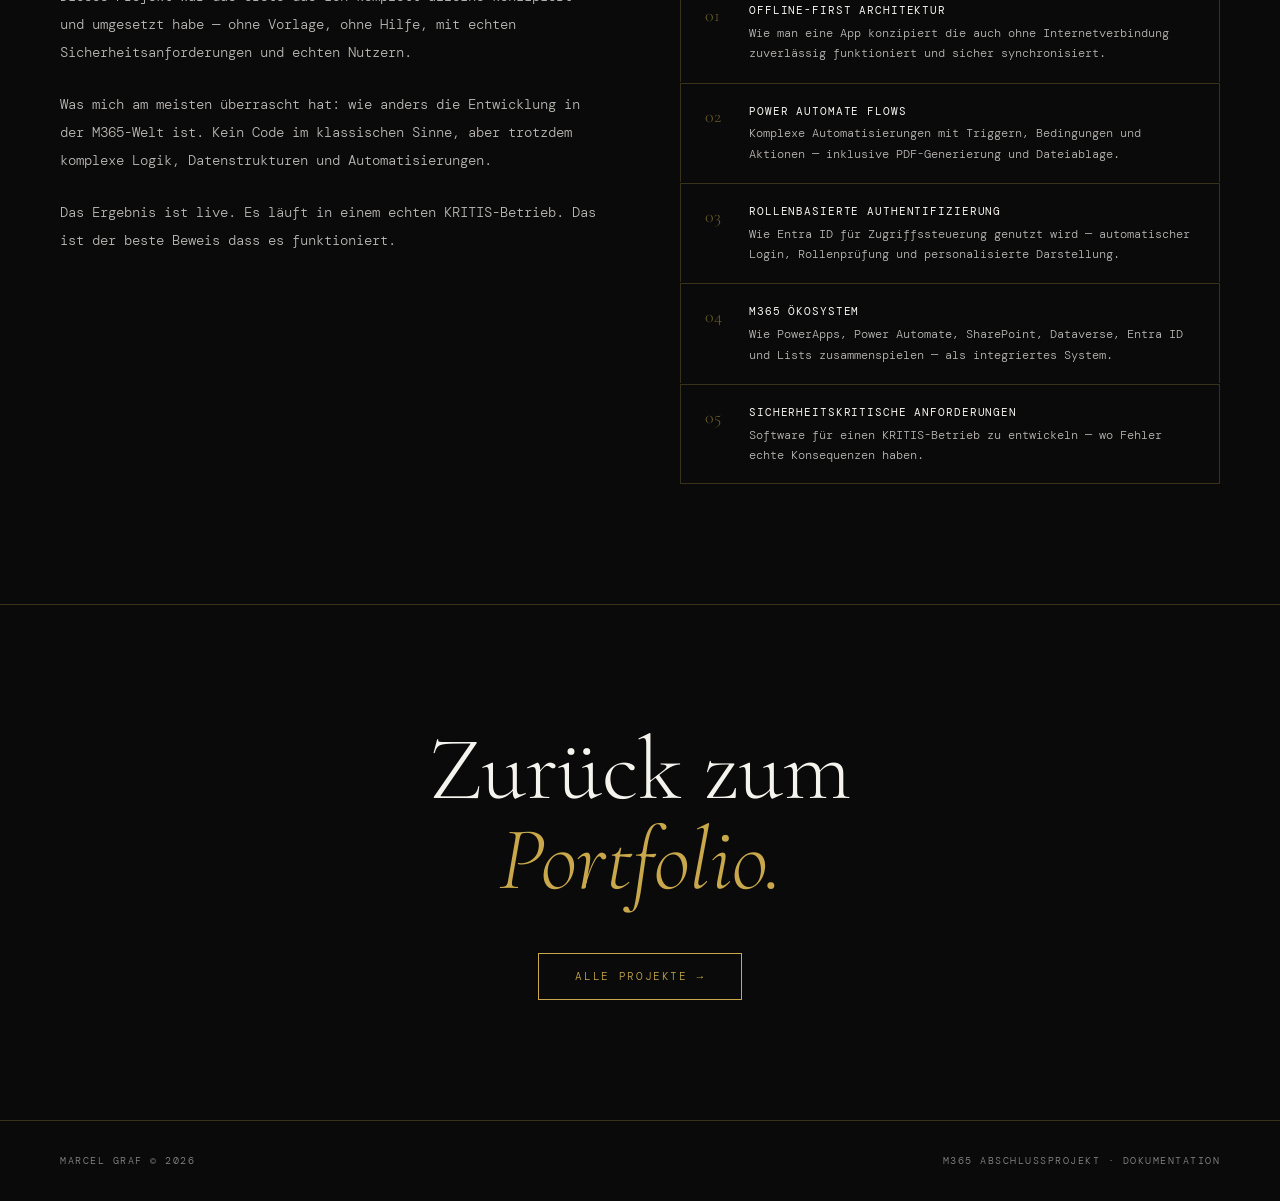
<file: projects/m365-info.html>
<!doctype html>
<html lang="de">

<head>
    <meta charset="UTF-8" />
    <meta name="viewport" content="width=device-width, initial-scale=1.0" />
    <title>M365 Abschlussprojekt – Projektdokumentation</title>
    <link rel="preconnect" href="https://fonts.googleapis.com" />
    <link rel="icon" type="image/svg+xml" href="../favicon.svg" />
    <link
        href="https://fonts.googleapis.com/css2?family=DM+Mono:wght@300;400&family=Cormorant+Garamond:ital,wght@0,300;0,600;1,300&display=swap"
        rel="stylesheet" />
    <link rel="stylesheet" href="../css/base.css" />
    <link rel="stylesheet" href="../css/m365-info.css" />
</head>

<body>

    <!-- Cursor -->
    <div class="cursor" id="cursor"></div>

    <!-- Hintergrund — Hexagon Muster -->
    <svg id="bg-svg" xmlns="http://www.w3.org/2000/svg" width="100%" height="100%" preserveAspectRatio="xMidYMid slice">
        <defs>
            <pattern id="hex-pattern" x="0" y="0" width="60" height="52" patternUnits="userSpaceOnUse">
                <polygon points="30,2 58,17 58,47 30,62 2,47 2,17" fill="none" stroke="#c9a84c" stroke-width="0.5" />
            </pattern>
        </defs>
        <rect width="100%" height="100%" fill="url(#hex-pattern)" />
    </svg>

    <!-- Nav -->
    <nav id="mainNav">
        <a href="../index.html" class="nav-logo">MG</a>
        <ul class="nav-links">
            <li><a href="../index.html">← Portfolio</a></li>
            <li><a href="../index.html#projects">Projekte</a></li>
            <li><a href="../index.html#contact">Kontakt</a></li>
        </ul>
    </nav>

    <main>

        <!-- HERO -->
        <section class="hero" id="hero" style="opacity:1;transform:none;">
            <p class="hero-label">02 — Abschlussprojekt · Microsoft 365</p>
            <h1 class="hero-title">
                Feuerwehr<br>
                <em>Meldeapp.</em>
            </h1>
            <p class="hero-sub">
                Eine einsatzkritische Anwendung für Betriebsfeuerwehren in KRITIS-Betrieben —
                entwickelt von Grund auf, alleine, und live im echten Einsatz.
            </p>

            <div class="hero-stats">
                <div class="hero-stat">
                    <span class="hero-stat-num">6</span>
                    <span class="hero-stat-label">Technologien</span>
                </div>
                <div class="hero-stat">
                    <span class="hero-stat-num">100%</span>
                    <span class="hero-stat-label">Solo entwickelt</span>
                </div>
                <div class="hero-stat">
                    <span class="hero-stat-num">live</span>
                    <span class="hero-stat-label">Im echten Einsatz</span>
                </div>
            </div>
        </section>

        <!-- PROBLEM -->
        <section id="problem">
            <p class="section-label">01 — Das Problem</p>
            <h2 class="section-title">Was vorher nicht<br><em>funktionierte.</em></h2>
            <div class="problem-grid">
                <div class="problem-text">
                    <p>
                        In einem KRITIS-Betrieb — einem Betrieb der zur kritischen Infrastruktur
                        gehört — gelten besonders strenge Sicherheitsanforderungen. Jede Person
                        auf dem Gelände muss erfasst sein. Im Notfall muss die Pforte wissen
                        wer sich wo befindet.
                    </p>
                    <p>
                        Das Problem: Feuerwehrangehörige rennen im Katastrophenfall direkt
                        zum Einsatzort — sie haben keine Zeit erst zur Pforte zu gehen und
                        sich händisch einzutragen.
                    </p>
                    <p>
                        Die Konsequenz: Diese Personen galten für die Pforte offiziell
                        als vermisst. Ein inakzeptabler Zustand in einem sicherheitskritischen Umfeld.
                    </p>
                </div>
                <div class="problem-visual">
                    <div class="problem-before">
                        <div class="pb-label">Vorher</div>
                        <div class="pb-item red">
                            <span class="pb-icon">✕</span>
                            <span>Feuerwehrleute händisch eintragen</span>
                        </div>
                        <div class="pb-item red">
                            <span class="pb-icon">✕</span>
                            <span>Keine Zeit zur Pforte im Einsatz</span>
                        </div>
                        <div class="pb-item red">
                            <span class="pb-icon">✕</span>
                            <span>Einsatzkräfte gelten als vermisst</span>
                        </div>
                        <div class="pb-item red">
                            <span class="pb-icon">✕</span>
                            <span>Kein Überblick über aktive Kräfte</span>
                        </div>
                    </div>
                    <div class="problem-after">
                        <div class="pb-label">Nachher</div>
                        <div class="pb-item green">
                            <span class="pb-icon">✓</span>
                            <span>QR-Code Scan an der Feuerwehrweste</span>
                        </div>
                        <div class="pb-item green">
                            <span class="pb-icon">✓</span>
                            <span>Automatische Meldung durch Einsatzleiter</span>
                        </div>
                        <div class="pb-item green">
                            <span class="pb-icon">✓</span>
                            <span>Live-Übersicht für Pforte & Mitarbeiter</span>
                        </div>
                        <div class="pb-item green">
                            <span class="pb-icon">✓</span>
                            <span>Offline-fähig mit automatischer Synchronisierung</span>
                        </div>
                    </div>
                </div>
            </div>
        </section>

        <!-- LÖSUNG -->
        <section id="solution">
            <p class="section-label">02 — Die Lösung</p>
            <h2 class="section-title">Wie die App<br><em>funktioniert.</em></h2>
            <div class="flow-grid">
                <div class="flow-item">
                    <div class="flow-num">01</div>
                    <div class="flow-content">
                        <div class="flow-title">QR-Code Scan</div>
                        <p class="flow-desc">
                            Jede Feuerwehrweste trägt einen QR-Code.
                            Der Einsatzleiter scannt diesen mit der App —
                            die Feuerwehrkraft ist damit offiziell gemeldet.
                        </p>
                    </div>
                </div>
                <div class="flow-item">
                    <div class="flow-num">02</div>
                    <div class="flow-content">
                        <div class="flow-title">Authentifizierung</div>
                        <p class="flow-desc">
                            Nur berechtigte Einsatzleiter dürfen die App nutzen.
                            Entra ID prüft automatisch die Rolle — bei Berechtigung
                            wird der Nutzer sofort eingeloggt und der Einsatz beginnt.
                        </p>
                    </div>
                </div>
                <div class="flow-item">
                    <div class="flow-num">03</div>
                    <div class="flow-content">
                        <div class="flow-title">Live-Anzeige</div>
                        <p class="flow-desc">
                            Alle gemeldeten Einsatzkräfte erscheinen sofort
                            in der SharePoint Liste — farblich nach Rang sortiert.
                            Pforte und Mitarbeiter sehen den aktuellen Stand in Echtzeit.
                        </p>
                    </div>
                </div>
                <div class="flow-item">
                    <div class="flow-num">04</div>
                    <div class="flow-content">
                        <div class="flow-title">Offline-Modus</div>
                        <p class="flow-desc">
                            Fällt das Netz aus, läuft die App weiter über Dataverse.
                            Sobald die Verbindung wiederhergestellt ist, synchronisiert
                            ein Power Automate Flow automatisch alle Daten nach.
                        </p>
                    </div>
                </div>
                <div class="flow-item">
                    <div class="flow-num">05</div>
                    <div class="flow-content">
                        <div class="flow-title">Einsatzabschluss</div>
                        <p class="flow-desc">
                            Nach Abschluss des Einsatzes generiert ein Flow automatisch
                            eine PDF der gesamten Meldungsliste — und legt sie im
                            Protokoll-Ordner ab für spätere Nachvollziehbarkeit.
                        </p>
                    </div>
                </div>
                <div class="flow-item">
                    <div class="flow-num">06</div>
                    <div class="flow-content">
                        <div class="flow-title">Berechtigungen</div>
                        <p class="flow-desc">
                            Die Sichtbarkeit der Live-Liste ist konfigurierbar —
                            die Firma entscheidet selbst wer die Meldungen sehen darf.
                            Standardmäßig alle Mitarbeiter mit Firmenaccount.
                        </p>
                    </div>
                </div>
            </div>
        </section>

        <!-- TECH -->
        <section id="tech">
            <p class="section-label">03 — Tech Stack</p>
            <h2 class="section-title">Was ich genutzt habe<br><em>und warum.</em></h2>
            <div class="tech-grid">
                <div class="tech-card">
                    <div class="tech-category">App · Frontend</div>
                    <div class="tech-name">PowerApps</div>
                    <p class="tech-why">
                        <strong>Blanko Canvas App — komplett selbst aufgebaut.</strong>
                        Kein Template, keine Vorlage. Jedes Element, jede Logik,
                        jedes Screen-Layout von Grund auf entwickelt.
                        Inklusive Offline-Unterstützung über Dataverse.
                    </p>
                </div>
                <div class="tech-card">
                    <div class="tech-category">Automatisierung</div>
                    <div class="tech-name">Power Automate</div>
                    <p class="tech-why">
                        <strong>Zwei kritische Flows.</strong>
                        Flow 1: Offline-Nachsynchronisierung — wird getriggert
                        sobald die Internetverbindung wiederhergestellt ist.
                        Flow 2: PDF-Generierung und Ablage nach Einsatzabschluss.
                    </p>
                </div>
                <div class="tech-card">
                    <div class="tech-category">Offline · Speicher</div>
                    <div class="tech-name">Dataverse</div>
                    <p class="tech-why">
                        <strong>Offline-Datenspeicher der App.</strong>
                        Dataverse ermöglicht lokales Speichern ohne Internetverbindung —
                        die Grundlage für den Offline-Modus.
                        Bei Reconnect werden alle Daten synchronisiert.
                    </p>
                </div>
                <div class="tech-card">
                    <div class="tech-category">Live · Protokoll</div>
                    <div class="tech-name">SharePoint</div>
                    <p class="tech-why">
                        <strong>Live-Ansicht und Protokollierung.</strong>
                        Aktive Meldungen erscheinen in Echtzeit in der SharePoint Liste —
                        sichtbar für Pforte und Mitarbeiter.
                        Abgeschlossene Einsätze werden als PDF archiviert.
                    </p>
                </div>
                <div class="tech-card">
                    <div class="tech-category">Authentifizierung</div>
                    <div class="tech-name">Entra ID</div>
                    <p class="tech-why">
                        <strong>Rollen, Rechte und Nutzeridentität.</strong>
                        Prüft ob der Nutzer Einsatzleiter ist — nur dann startet die App.
                        Liefert vollständige Mitarbeiterprofile für die Meldungsliste,
                        farbliche Darstellung nach Rang.
                    </p>
                </div>
                <div class="tech-card">
                    <div class="tech-category">Aufgaben · Struktur</div>
                    <div class="tech-name">Lists</div>
                    <p class="tech-why">
                        <strong>Strukturierte Datenhaltung.</strong>
                        Microsoft Lists als strukturierte Basis
                        für Konfigurationsdaten und Einsatzlisten —
                        eng verknüpft mit SharePoint und Power Automate.
                    </p>
                </div>
            </div>
        </section>

        <!-- HERAUSFORDERUNG -->
        <section id="challenge">
            <p class="section-label">04 — Herausforderungen</p>
            <h2 class="section-title">Was mich wirklich<br><em>gefordert hat.</em></h2>
            <div class="challenge-grid">
                <div class="challenge-item">
                    <div class="challenge-title">Offline-Synchronisierung</div>
                    <p class="challenge-desc">
                        Die größte technische Herausforderung des Projekts.
                        Daten lokal in Dataverse halten, den Reconnect-Moment erkennen,
                        und dann sicher synchronisieren ohne Datenverlust —
                        das war komplex, aber das interessanteste Problem zu lösen.
                    </p>
                </div>
                <div class="challenge-item">
                    <div class="challenge-title">Responsive Design in M365</div>
                    <p class="challenge-desc">
                        Im Gegensatz zu normalem Web-Development gibt es in PowerApps
                        kein flexibles CSS — jedes Element muss manuell positioniert werden.
                        Responsive Layouts zu bauen die auf verschiedenen Geräten
                        funktionieren war eine eigene Disziplin.
                    </p>
                </div>
                <div class="challenge-item">
                    <div class="challenge-title">Komplett alleine</div>
                    <p class="challenge-desc">
                        Kein Team, keine Hilfe, keine Vorlage.
                        Von der Konzeption über die Datenbankstruktur bis zur
                        finalen App — jede Entscheidung selbst getroffen,
                        jedes Problem selbst gelöst.
                    </p>
                </div>
            </div>
        </section>

        <!-- FAZIT -->
        <section id="fazit">
            <p class="section-label">05 — Reflexion</p>
            <h2 class="section-title">Was ich mitgenommen habe.</h2>
            <div class="fazit-grid">
                <div class="fazit-text">
                    <p>
                        Dieses Projekt war das erste das ich komplett alleine
                        konzipiert und umgesetzt habe — ohne Vorlage, ohne Hilfe,
                        mit echten Sicherheitsanforderungen und echten Nutzern.
                    </p>
                    <p>
                        Was mich am meisten überrascht hat: wie anders die
                        Entwicklung in der M365-Welt ist. Kein Code im klassischen
                        Sinne, aber trotzdem komplexe Logik, Datenstrukturen
                        und Automatisierungen.
                    </p>
                    <p>
                        Das Ergebnis ist live. Es läuft in einem echten
                        KRITIS-Betrieb. Das ist der beste Beweis
                        dass es funktioniert.
                    </p>
                </div>
                <div class="learnings">
                    <div class="learning-item">
                        <span class="learning-num">01</span>
                        <div class="learning-text">
                            <strong>Offline-First Architektur</strong>
                            Wie man eine App konzipiert die auch ohne
                            Internetverbindung zuverlässig funktioniert
                            und sicher synchronisiert.
                        </div>
                    </div>
                    <div class="learning-item">
                        <span class="learning-num">02</span>
                        <div class="learning-text">
                            <strong>Power Automate Flows</strong>
                            Komplexe Automatisierungen mit Triggern,
                            Bedingungen und Aktionen — inklusive
                            PDF-Generierung und Dateiablage.
                        </div>
                    </div>
                    <div class="learning-item">
                        <span class="learning-num">03</span>
                        <div class="learning-text">
                            <strong>Rollenbasierte Authentifizierung</strong>
                            Wie Entra ID für Zugriffssteuerung genutzt wird —
                            automatischer Login, Rollenprüfung und
                            personalisierte Darstellung.
                        </div>
                    </div>
                    <div class="learning-item">
                        <span class="learning-num">04</span>
                        <div class="learning-text">
                            <strong>M365 Ökosystem</strong>
                            Wie PowerApps, Power Automate, SharePoint,
                            Dataverse, Entra ID und Lists zusammenspielen —
                            als integriertes System.
                        </div>
                    </div>
                    <div class="learning-item">
                        <span class="learning-num">05</span>
                        <div class="learning-text">
                            <strong>Sicherheitskritische Anforderungen</strong>
                            Software für einen KRITIS-Betrieb zu entwickeln —
                            wo Fehler echte Konsequenzen haben.
                        </div>
                    </div>
                </div>
            </div>
        </section>

        <!-- CTA -->
        <section id="cta" style="border-bottom: none;">
            <h2 class="cta-title">
                Zurück zum<br>
                <em>Portfolio.</em>
            </h2>
            <a href="../index.html#projects" class="btn-primary">Alle Projekte →</a>
        </section>

    </main>

    <footer>
        <span>Marcel Graf © 2026</span>
        <span>M365 Abschlussprojekt · Dokumentation</span>
    </footer>

    <script src="../js/base.js"></script>
    <script src="../js/m365-info.js"></script>

</body>

</html>
</file>
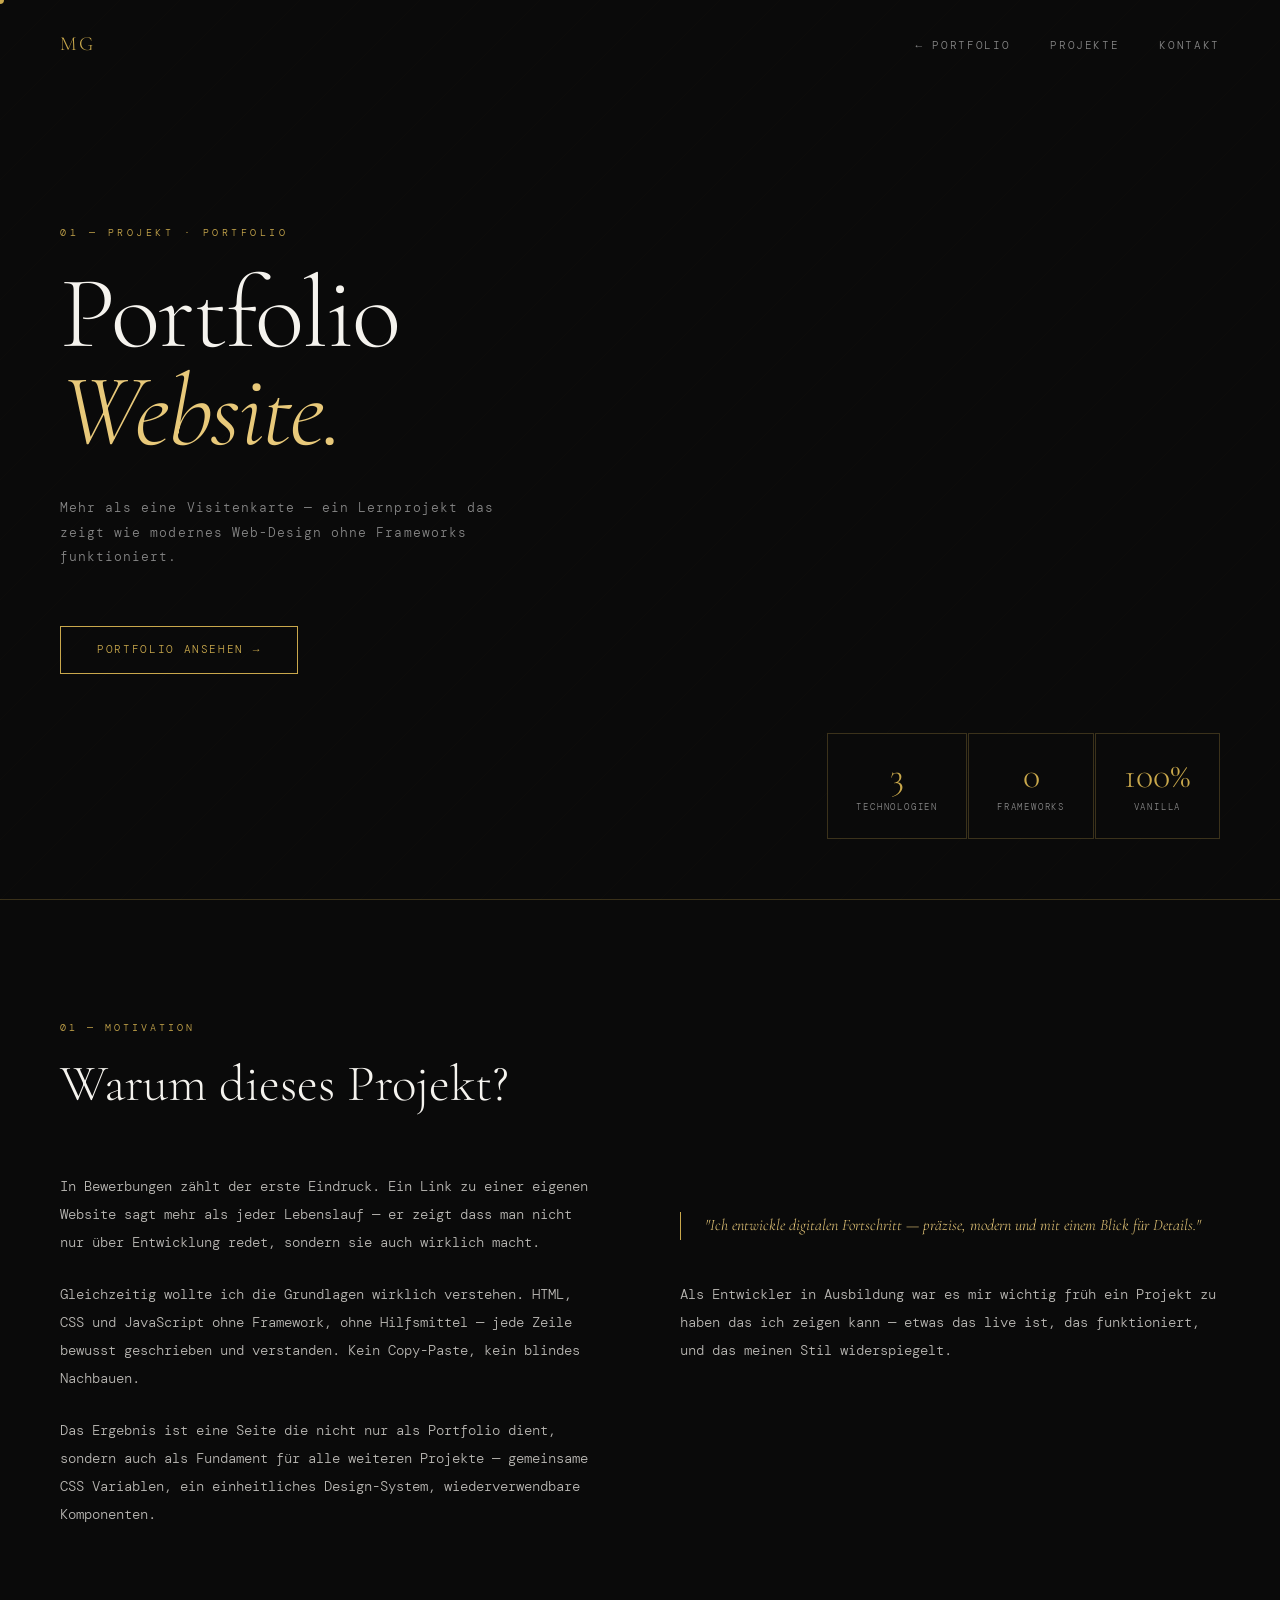
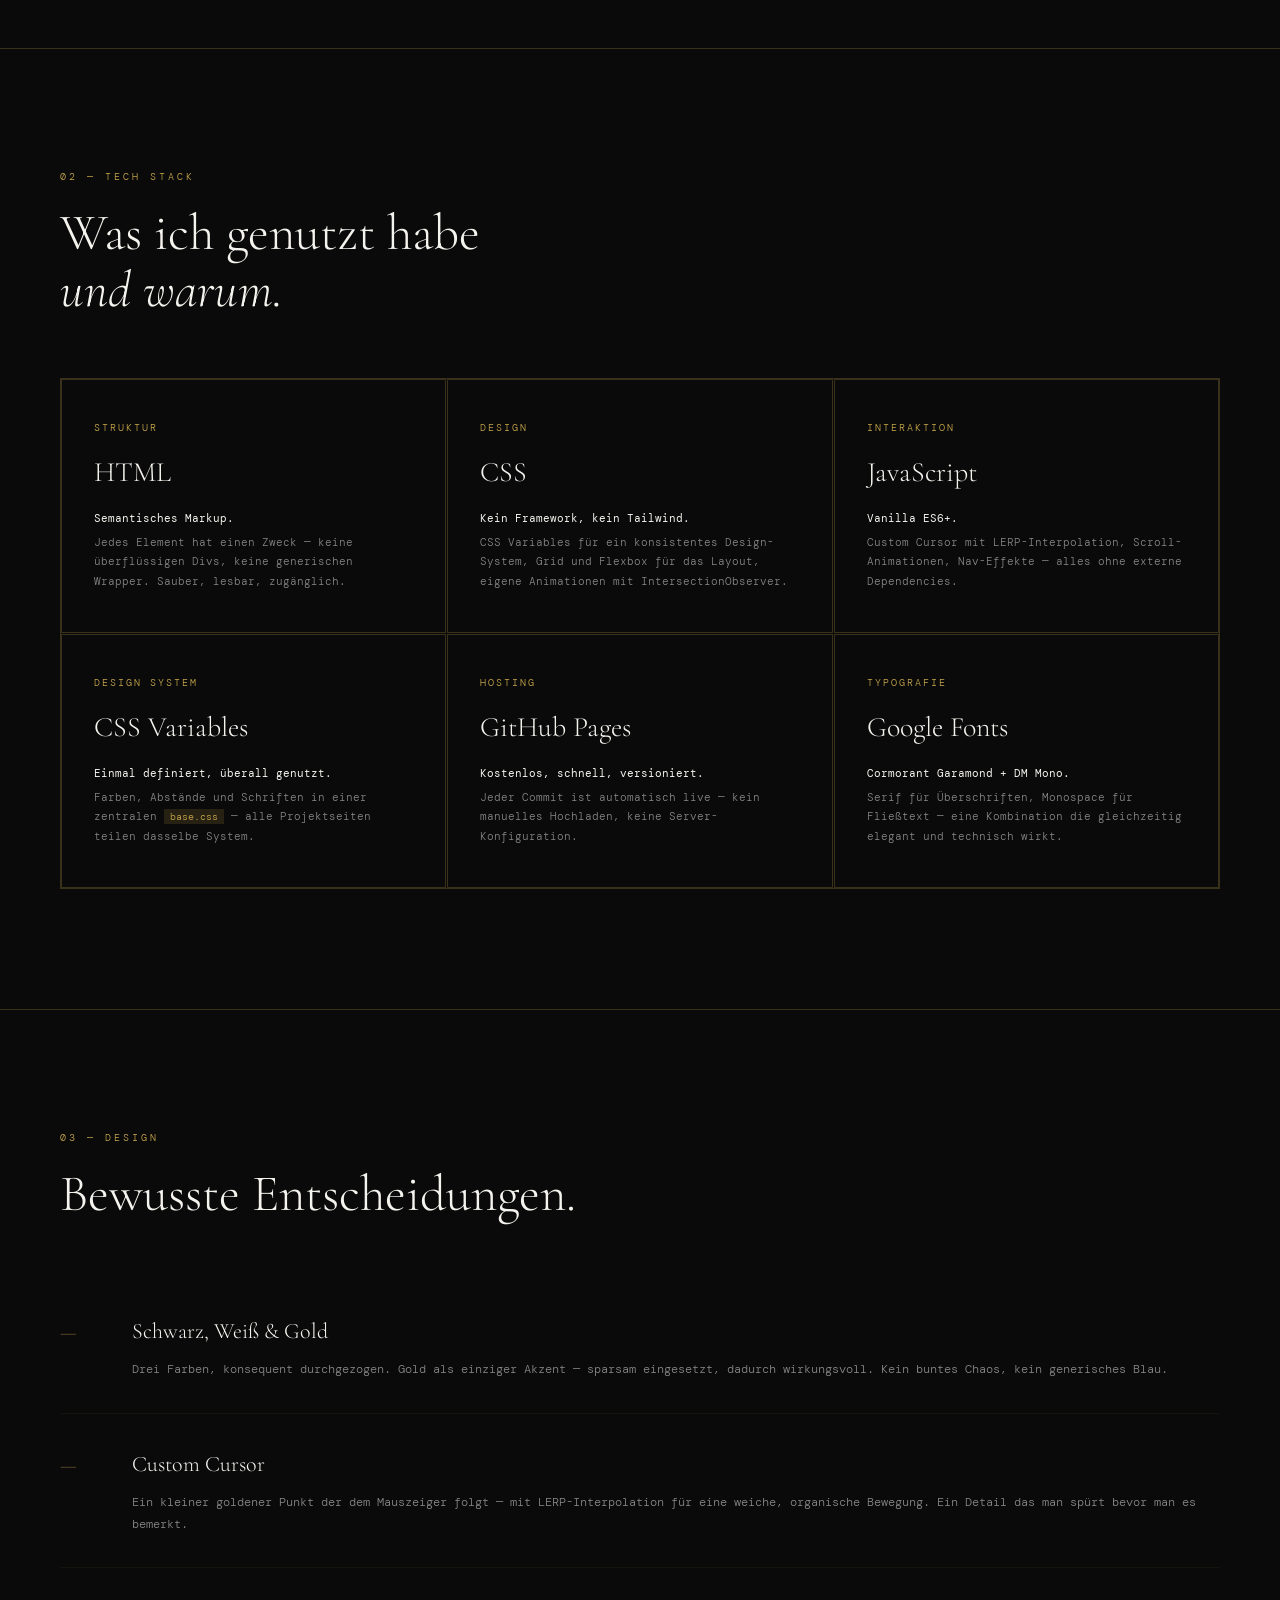
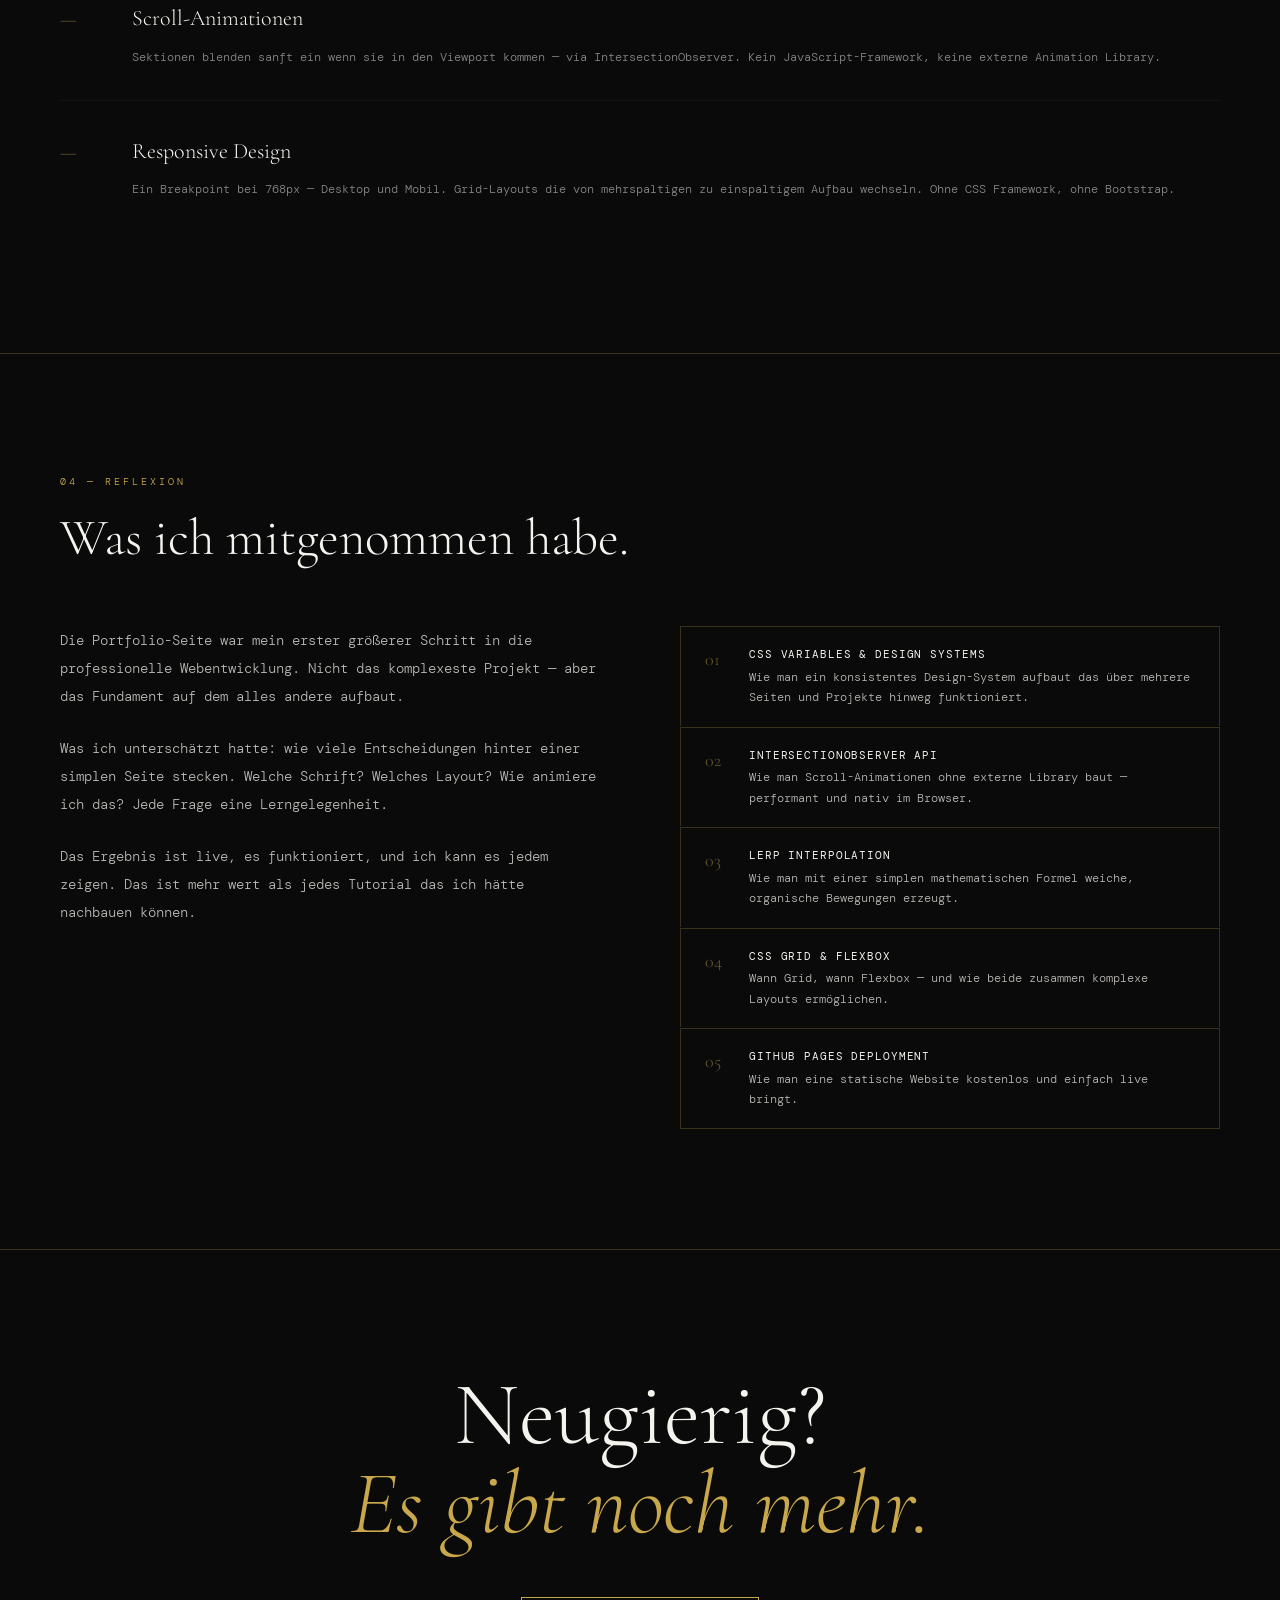
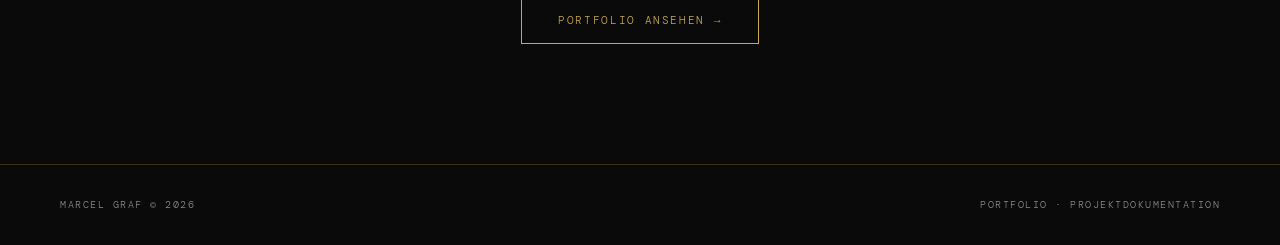
<file: projects/portfolio-info.html>
<!doctype html>
<html lang="de">

<head>
    <meta charset="UTF-8" />
    <meta name="viewport" content="width=device-width, initial-scale=1.0" />
    <title>Portfolio – Projektdokumentation</title>
    <link rel="preconnect" href="https://fonts.googleapis.com" />
    <link rel="icon" type="image/svg+xml" href="../favicon.svg" />
    <link
        href="https://fonts.googleapis.com/css2?family=DM+Mono:wght@300;400&family=Cormorant+Garamond:ital,wght@0,300;0,600;1,300&display=swap"
        rel="stylesheet" />
    <link rel="stylesheet" href="../css/base.css" />
    <link rel="stylesheet" href="../css/portfolio-info.css" />
</head>

<body>

    <!-- Cursor -->
    <div class="cursor" id="cursor"></div>

    <!-- Hintergrund — subtiles Linien-Muster -->
    <svg id="bg-svg" xmlns="http://www.w3.org/2000/svg" width="100%" height="100%" preserveAspectRatio="xMidYMid slice">
        <defs>
            <pattern id="line-pattern" x="0" y="0" width="60" height="60" patternUnits="userSpaceOnUse">
                <line x1="0" y1="60" x2="60" y2="0" stroke="#c9a84c" stroke-width="0.5" />
            </pattern>
        </defs>
        <rect width="100%" height="100%" fill="url(#line-pattern)" />
    </svg>

    <!-- Nav -->
    <nav id="mainNav">
        <a href="../index.html" class="nav-logo">MG</a>
        <ul class="nav-links">
            <li><a href="../index.html">← Portfolio</a></li>
            <li><a href="../index.html#projects">Projekte</a></li>
            <li><a href="../index.html#contact">Kontakt</a></li>
        </ul>
    </nav>

    <main>

        <!-- HERO -->
        <section class="hero" id="hero" style="opacity:1;transform:none;">
            <p class="hero-label">01 — Projekt · Portfolio</p>
            <h1 class="hero-title">
                Portfolio<br>
                <em>Website.</em>
            </h1>
            <p class="hero-sub">
                Mehr als eine Visitenkarte — ein Lernprojekt das zeigt
                wie modernes Web-Design ohne Frameworks funktioniert.
            </p>
            <div class="hero-cta">
                <a href="../index.html" class="btn-primary">Portfolio ansehen →</a>
            </div>

            <div class="hero-stats">
                <div class="hero-stat">
                    <span class="hero-stat-num">3</span>
                    <span class="hero-stat-label">Technologien</span>
                </div>
                <div class="hero-stat">
                    <span class="hero-stat-num">0</span>
                    <span class="hero-stat-label">Frameworks</span>
                </div>
                <div class="hero-stat">
                    <span class="hero-stat-num">100%</span>
                    <span class="hero-stat-label">Vanilla</span>
                </div>
            </div>
        </section>

        <!-- WARUM -->
        <section id="why">
            <p class="section-label">01 — Motivation</p>
            <h2 class="section-title">Warum dieses Projekt?</h2>
            <div class="why-grid">
                <div class="why-text">
                    <p>
                        In Bewerbungen zählt der erste Eindruck. Ein Link zu einer eigenen Website
                        sagt mehr als jeder Lebenslauf — er zeigt dass man nicht nur über Entwicklung
                        redet, sondern sie auch wirklich macht.
                    </p>
                    <p>
                        Gleichzeitig wollte ich die Grundlagen wirklich verstehen. HTML, CSS und JavaScript
                        ohne Framework, ohne Hilfsmittel — jede Zeile bewusst geschrieben und verstanden.
                        Kein Copy-Paste, kein blindes Nachbauen.
                    </p>
                    <p>
                        Das Ergebnis ist eine Seite die nicht nur als Portfolio dient, sondern auch
                        als Fundament für alle weiteren Projekte — gemeinsame CSS Variablen, ein
                        einheitliches Design-System, wiederverwendbare Komponenten.
                    </p>
                </div>
                <div>
                    <div class="why-highlight">
                        <p>
                            <em>"Ich entwickle digitalen Fortschritt —
                                präzise, modern und mit einem Blick für Details."</em>
                        </p>
                    </div>
                    <div style="margin-top: 40px;">
                        <div class="why-text">
                            <p>
                                Als Entwickler in Ausbildung war es mir wichtig früh ein Projekt zu haben
                                das ich zeigen kann — etwas das live ist, das funktioniert,
                                und das meinen Stil widerspiegelt.
                            </p>
                        </div>
                    </div>
                </div>
            </div>
        </section>

        <!-- TECH STACK -->
        <section id="tech">
            <p class="section-label">02 — Tech Stack</p>
            <h2 class="section-title">Was ich genutzt habe<br><em>und warum.</em></h2>
            <div class="tech-grid">
                <div class="tech-card">
                    <div class="tech-category">Struktur</div>
                    <div class="tech-name">HTML</div>
                    <p class="tech-why">
                        <strong>Semantisches Markup.</strong>
                        Jedes Element hat einen Zweck —
                        keine überflüssigen Divs, keine generischen Wrapper.
                        Sauber, lesbar, zugänglich.
                    </p>
                </div>
                <div class="tech-card">
                    <div class="tech-category">Design</div>
                    <div class="tech-name">CSS</div>
                    <p class="tech-why">
                        <strong>Kein Framework, kein Tailwind.</strong>
                        CSS Variables für ein konsistentes Design-System,
                        Grid und Flexbox für das Layout,
                        eigene Animationen mit IntersectionObserver.
                    </p>
                </div>
                <div class="tech-card">
                    <div class="tech-category">Interaktion</div>
                    <div class="tech-name">JavaScript</div>
                    <p class="tech-why">
                        <strong>Vanilla ES6+.</strong>
                        Custom Cursor mit LERP-Interpolation,
                        Scroll-Animationen, Nav-Effekte —
                        alles ohne externe Dependencies.
                    </p>
                </div>
                <div class="tech-card">
                    <div class="tech-category">Design System</div>
                    <div class="tech-name">CSS Variables</div>
                    <p class="tech-why">
                        <strong>Einmal definiert, überall genutzt.</strong>
                        Farben, Abstände und Schriften in
                        einer zentralen <code>base.css</code> —
                        alle Projektseiten teilen dasselbe System.
                    </p>
                </div>
                <div class="tech-card">
                    <div class="tech-category">Hosting</div>
                    <div class="tech-name">GitHub Pages</div>
                    <p class="tech-why">
                        <strong>Kostenlos, schnell, versioniert.</strong>
                        Jeder Commit ist automatisch live —
                        kein manuelles Hochladen, keine Server-Konfiguration.
                    </p>
                </div>
                <div class="tech-card">
                    <div class="tech-category">Typografie</div>
                    <div class="tech-name">Google Fonts</div>
                    <p class="tech-why">
                        <strong>Cormorant Garamond + DM Mono.</strong>
                        Serif für Überschriften, Monospace für Fließtext —
                        eine Kombination die gleichzeitig elegant
                        und technisch wirkt.
                    </p>
                </div>
            </div>
        </section>

        <!-- DESIGN ENTSCHEIDUNGEN -->
        <section id="design">
            <p class="section-label">03 — Design</p>
            <h2 class="section-title">Bewusste Entscheidungen.</h2>
            <div class="design-grid">
                <div class="design-item">
                    <div class="design-num">—</div>
                    <div class="design-content">
                        <div class="design-title">Schwarz, Weiß & Gold</div>
                        <p class="design-text">
                            Drei Farben, konsequent durchgezogen. Gold als einziger Akzent —
                            sparsam eingesetzt, dadurch wirkungsvoll. Kein buntes Chaos,
                            kein generisches Blau.
                        </p>
                    </div>
                </div>
                <div class="design-item">
                    <div class="design-num">—</div>
                    <div class="design-content">
                        <div class="design-title">Custom Cursor</div>
                        <p class="design-text">
                            Ein kleiner goldener Punkt der dem Mauszeiger folgt —
                            mit LERP-Interpolation für eine weiche, organische Bewegung.
                            Ein Detail das man spürt bevor man es bemerkt.
                        </p>
                    </div>
                </div>
                <div class="design-item">
                    <div class="design-num">—</div>
                    <div class="design-content">
                        <div class="design-title">Scroll-Animationen</div>
                        <p class="design-text">
                            Sektionen blenden sanft ein wenn sie in den Viewport kommen —
                            via IntersectionObserver. Kein JavaScript-Framework,
                            keine externe Animation Library.
                        </p>
                    </div>
                </div>
                <div class="design-item">
                    <div class="design-num">—</div>
                    <div class="design-content">
                        <div class="design-title">Responsive Design</div>
                        <p class="design-text">
                            Ein Breakpoint bei 768px — Desktop und Mobil.
                            Grid-Layouts die von mehrspaltigen zu einspaltigem
                            Aufbau wechseln. Ohne CSS Framework, ohne Bootstrap.
                        </p>
                    </div>
                </div>
            </div>
        </section>

        <!-- FAZIT -->
        <section id="fazit">
            <p class="section-label">04 — Reflexion</p>
            <h2 class="section-title">Was ich mitgenommen habe.</h2>
            <div class="fazit-grid">
                <div class="fazit-text">
                    <p>
                        Die Portfolio-Seite war mein erster größerer Schritt in die
                        professionelle Webentwicklung. Nicht das komplexeste Projekt —
                        aber das Fundament auf dem alles andere aufbaut.
                    </p>
                    <p>
                        Was ich unterschätzt hatte: wie viele Entscheidungen hinter
                        einer simplen Seite stecken. Welche Schrift? Welches Layout?
                        Wie animiere ich das? Jede Frage eine Lerngelegenheit.
                    </p>
                    <p>
                        Das Ergebnis ist live, es funktioniert, und ich kann es
                        jedem zeigen. Das ist mehr wert als jedes
                        Tutorial das ich hätte nachbauen können.
                    </p>
                </div>
                <div class="learnings">
                    <div class="learning-item">
                        <span class="learning-num">01</span>
                        <div class="learning-text">
                            <strong>CSS Variables & Design Systems</strong>
                            Wie man ein konsistentes Design-System aufbaut das
                            über mehrere Seiten und Projekte hinweg funktioniert.
                        </div>
                    </div>
                    <div class="learning-item">
                        <span class="learning-num">02</span>
                        <div class="learning-text">
                            <strong>IntersectionObserver API</strong>
                            Wie man Scroll-Animationen ohne externe Library
                            baut — performant und nativ im Browser.
                        </div>
                    </div>
                    <div class="learning-item">
                        <span class="learning-num">03</span>
                        <div class="learning-text">
                            <strong>LERP Interpolation</strong>
                            Wie man mit einer simplen mathematischen Formel
                            weiche, organische Bewegungen erzeugt.
                        </div>
                    </div>
                    <div class="learning-item">
                        <span class="learning-num">04</span>
                        <div class="learning-text">
                            <strong>CSS Grid & Flexbox</strong>
                            Wann Grid, wann Flexbox — und wie beide zusammen
                            komplexe Layouts ermöglichen.
                        </div>
                    </div>
                    <div class="learning-item">
                        <span class="learning-num">05</span>
                        <div class="learning-text">
                            <strong>GitHub Pages Deployment</strong>
                            Wie man eine statische Website kostenlos
                            und einfach live bringt.
                        </div>
                    </div>
                </div>
            </div>
        </section>

        <!-- CTA -->
        <section id="cta" style="border-bottom: none;">
            <h2 class="cta-title">
                Neugierig?<br>
                <em>Es gibt noch mehr.</em>
            </h2>
            <a href="../index.html" class="btn-primary">Portfolio ansehen →</a>
        </section>

    </main>

    <footer>
        <span>Marcel Graf © 2026</span>
        <span>Portfolio · Projektdokumentation</span>
    </footer>

    <script src="../js/base.js"></script>
    <script src="../js/portfolio-info.js"></script>

</body>

</html>
</file>
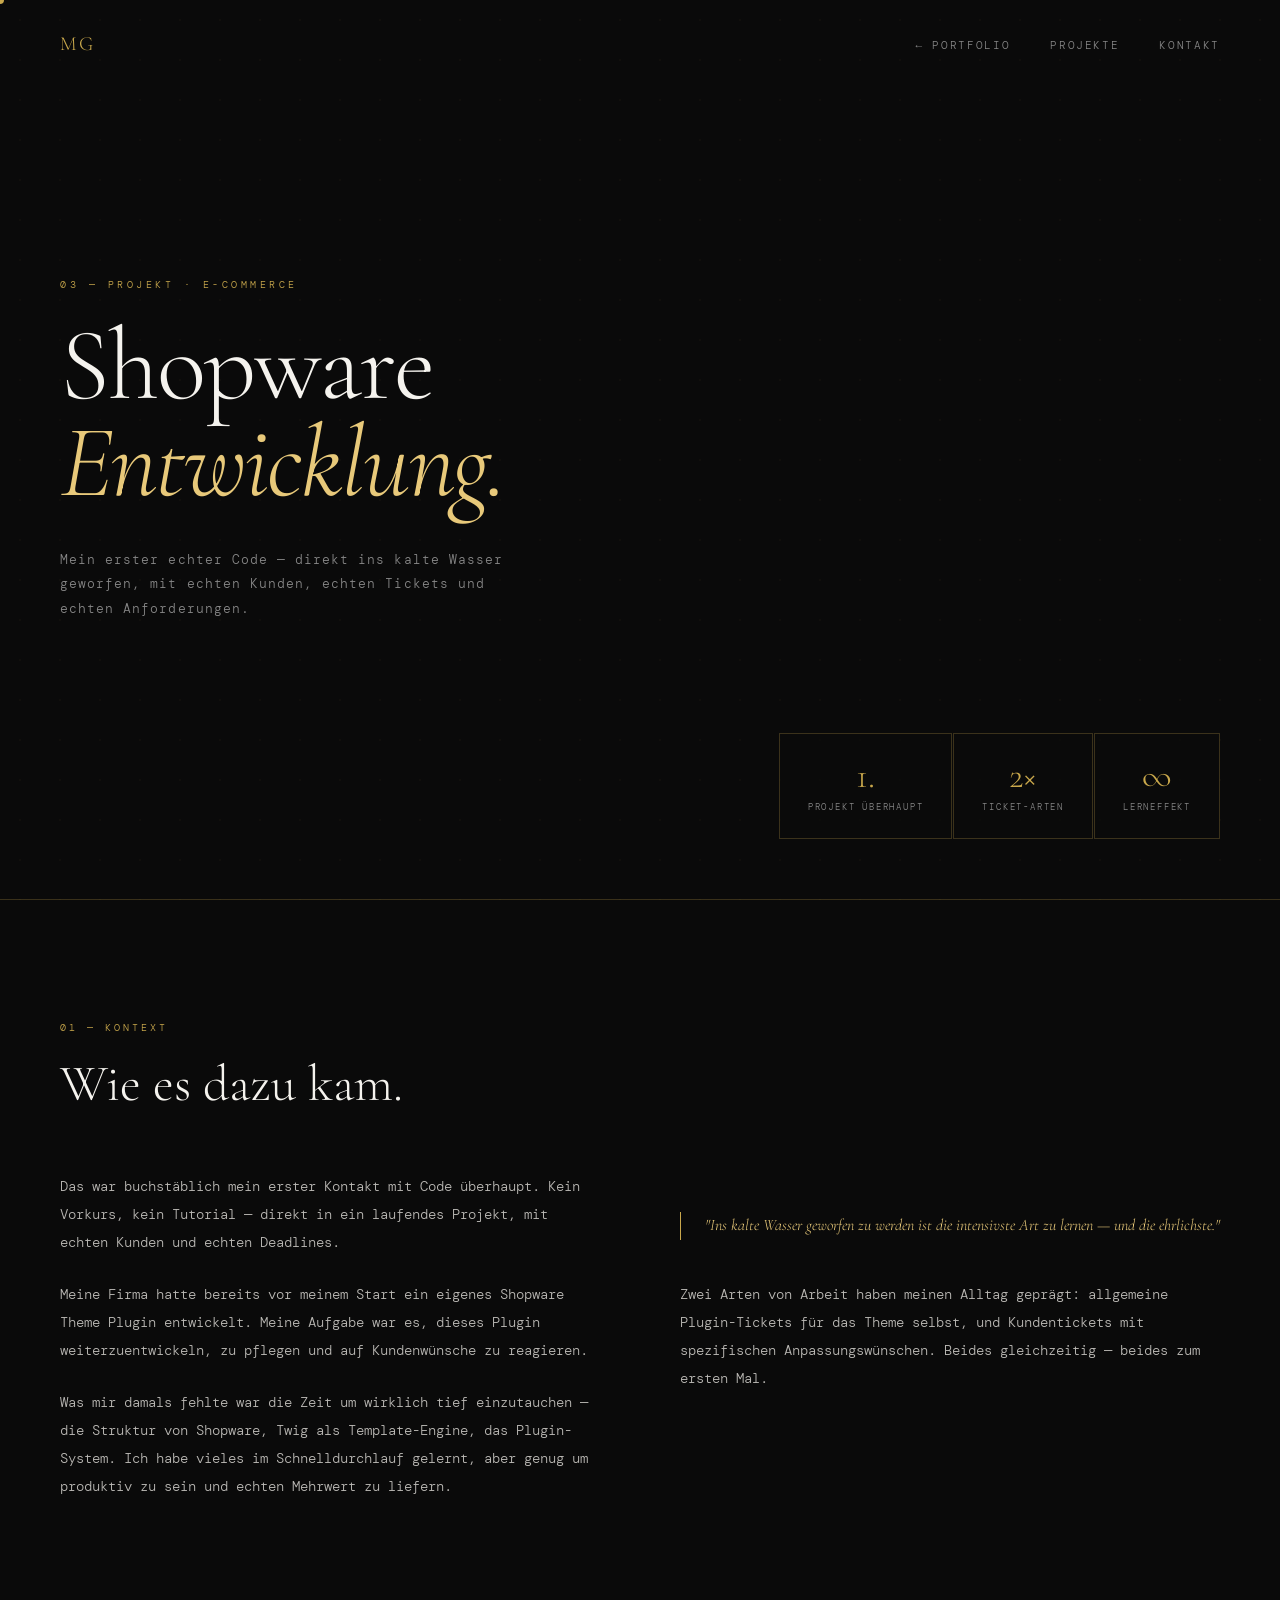
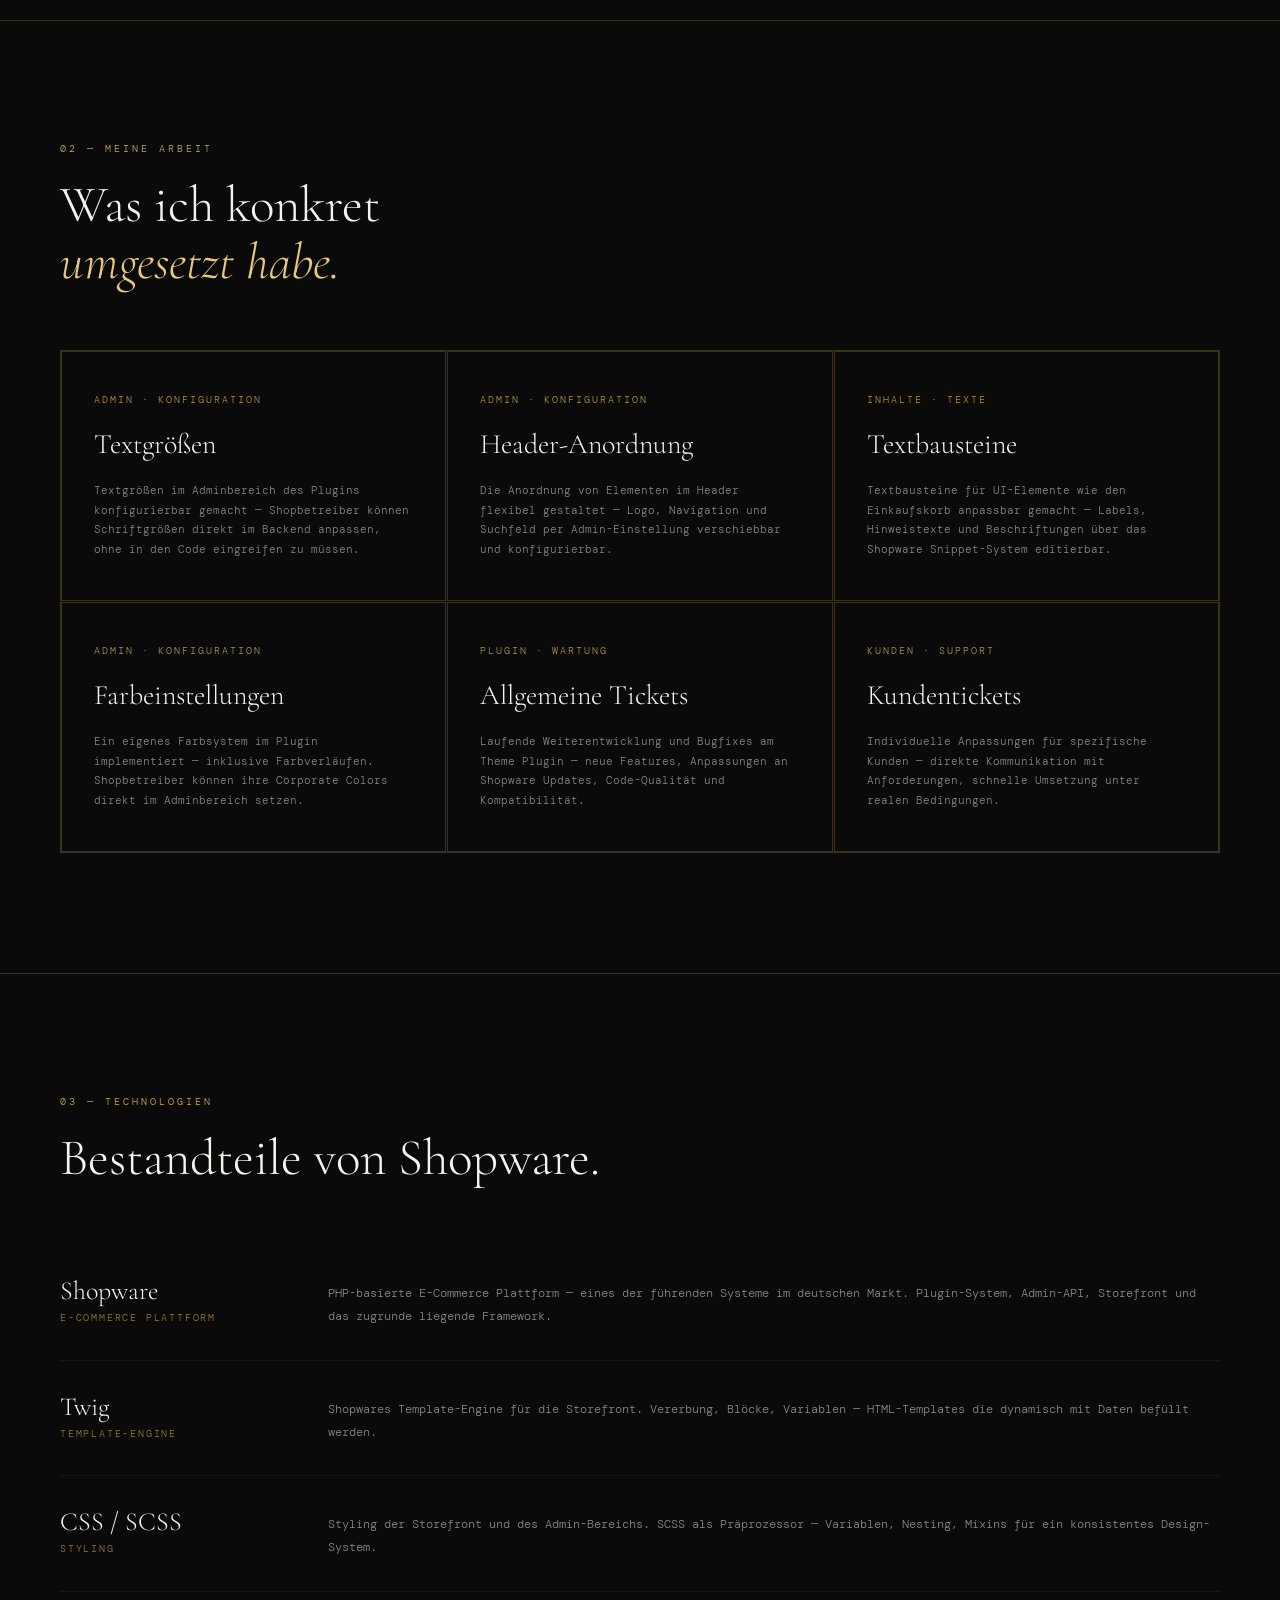
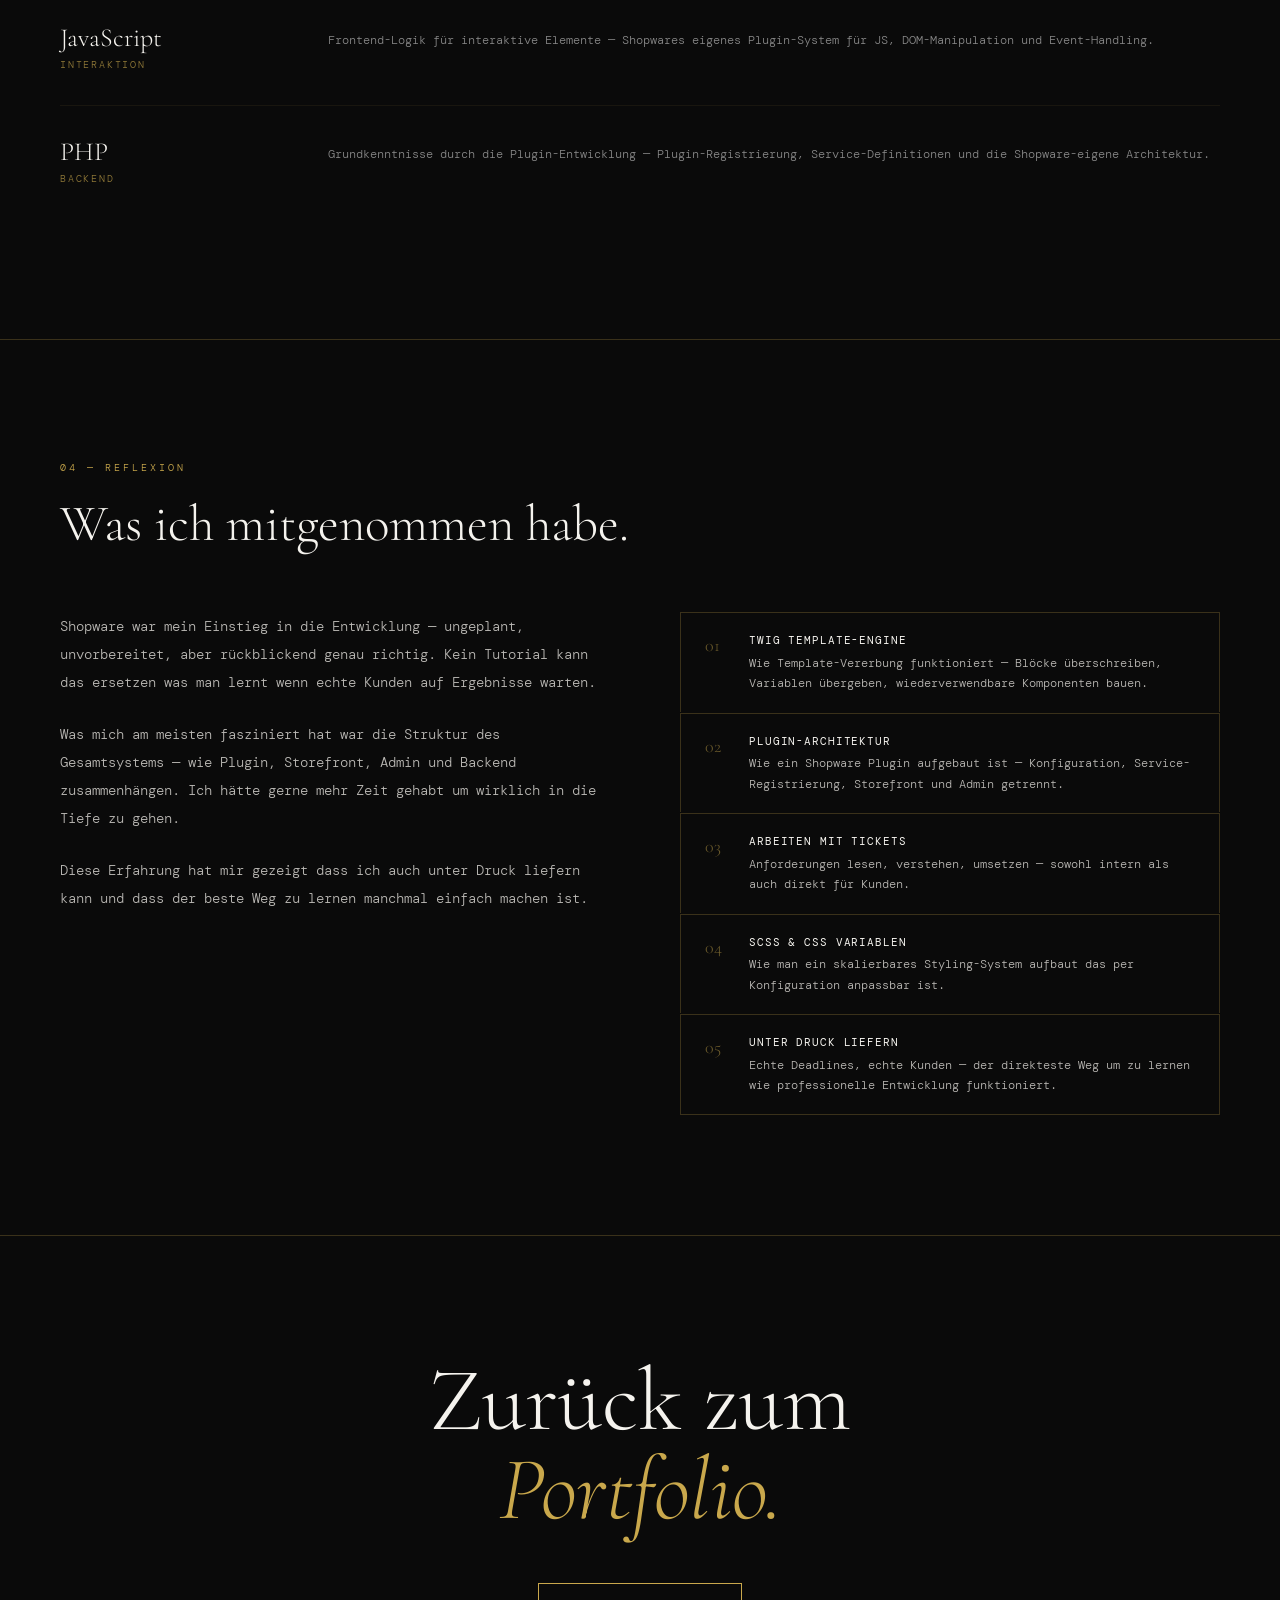
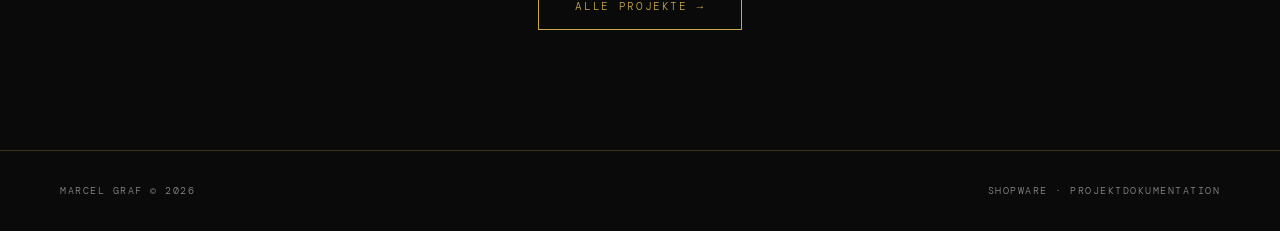
<file: projects/shopware-info.html>
<!doctype html>
<html lang="de">

<head>
    <meta charset="UTF-8" />
    <meta name="viewport" content="width=device-width, initial-scale=1.0" />
    <title>Shopware – Projektdokumentation</title>
    <link rel="preconnect" href="https://fonts.googleapis.com" />
    <link rel="icon" type="image/svg+xml" href="../favicon.svg" />
    <link
        href="https://fonts.googleapis.com/css2?family=DM+Mono:wght@300;400&family=Cormorant+Garamond:ital,wght@0,300;0,600;1,300&display=swap"
        rel="stylesheet" />
    <link rel="stylesheet" href="../css/base.css" />
    <link rel="stylesheet" href="../css/shopware-info.css" />
</head>

<body>

    <!-- Cursor -->
    <div class="cursor" id="cursor"></div>

    <!-- Hintergrund — Punkte-Raster -->
    <svg id="bg-svg" xmlns="http://www.w3.org/2000/svg" width="100%" height="100%" preserveAspectRatio="xMidYMid slice">
        <defs>
            <pattern id="dot-pattern" x="0" y="0" width="40" height="40" patternUnits="userSpaceOnUse">
                <circle cx="20" cy="20" r="1" fill="#c9a84c" />
            </pattern>
        </defs>
        <rect width="100%" height="100%" fill="url(#dot-pattern)" />
    </svg>

    <!-- Nav -->
    <nav id="mainNav">
        <a href="../index.html" class="nav-logo">MG</a>
        <ul class="nav-links">
            <li><a href="../index.html">← Portfolio</a></li>
            <li><a href="../index.html#projects">Projekte</a></li>
            <li><a href="../index.html#contact">Kontakt</a></li>
        </ul>
    </nav>

    <main>

        <!-- HERO -->
        <section class="hero" id="hero" style="opacity:1;transform:none;">
            <p class="hero-label">03 — Projekt · E-Commerce</p>
            <h1 class="hero-title">
                Shopware<br>
                <em>Entwicklung.</em>
            </h1>
            <p class="hero-sub">
                Mein erster echter Code — direkt ins kalte Wasser geworfen,
                mit echten Kunden, echten Tickets und echten Anforderungen.
            </p>

            <div class="hero-stats">
                <div class="hero-stat">
                    <span class="hero-stat-num">1.</span>
                    <span class="hero-stat-label">Projekt überhaupt</span>
                </div>
                <div class="hero-stat">
                    <span class="hero-stat-num">2×</span>
                    <span class="hero-stat-label">Ticket-Arten</span>
                </div>
                <div class="hero-stat">
                    <span class="hero-stat-num">∞</span>
                    <span class="hero-stat-label">Lerneffekt</span>
                </div>
            </div>
        </section>

        <!-- KONTEXT -->
        <section id="context">
            <p class="section-label">01 — Kontext</p>
            <h2 class="section-title">Wie es dazu kam.</h2>
            <div class="why-grid">
                <div class="why-text">
                    <p>
                        Das war buchstäblich mein erster Kontakt mit Code überhaupt.
                        Kein Vorkurs, kein Tutorial — direkt in ein laufendes Projekt,
                        mit echten Kunden und echten Deadlines.
                    </p>
                    <p>
                        Meine Firma hatte bereits vor meinem Start ein eigenes
                        Shopware Theme Plugin entwickelt. Meine Aufgabe war es,
                        dieses Plugin weiterzuentwickeln, zu pflegen und auf
                        Kundenwünsche zu reagieren.
                    </p>
                    <p>
                        Was mir damals fehlte war die Zeit um wirklich tief einzutauchen —
                        die Struktur von Shopware, Twig als Template-Engine, das Plugin-System.
                        Ich habe vieles im Schnelldurchlauf gelernt, aber genug um
                        produktiv zu sein und echten Mehrwert zu liefern.
                    </p>
                </div>
                <div>
                    <div class="why-highlight">
                        <p>
                            <em>"Ins kalte Wasser geworfen zu werden ist
                                die intensivste Art zu lernen — und die ehrlichste."</em>
                        </p>
                    </div>
                    <div style="margin-top: 40px;">
                        <div class="why-text">
                            <p>
                                Zwei Arten von Arbeit haben meinen Alltag geprägt:
                                allgemeine Plugin-Tickets für das Theme selbst,
                                und Kundentickets mit spezifischen Anpassungswünschen.
                                Beides gleichzeitig — beides zum ersten Mal.
                            </p>
                        </div>
                    </div>
                </div>
            </div>
        </section>

        <!-- WAS ICH GEMACHT HABE -->
        <section id="work">
            <p class="section-label">02 — Meine Arbeit</p>
            <h2 class="section-title">Was ich konkret<br><em>umgesetzt habe.</em></h2>
            <div class="work-grid">
                <div class="work-card">
                    <div class="work-category">Admin · Konfiguration</div>
                    <div class="work-name">Textgrößen</div>
                    <p class="work-desc">
                        Textgrößen im Adminbereich des Plugins konfigurierbar gemacht —
                        Shopbetreiber können Schriftgrößen direkt im Backend anpassen,
                        ohne in den Code eingreifen zu müssen.
                    </p>
                </div>
                <div class="work-card">
                    <div class="work-category">Admin · Konfiguration</div>
                    <div class="work-name">Header-Anordnung</div>
                    <p class="work-desc">
                        Die Anordnung von Elementen im Header flexibel gestaltet —
                        Logo, Navigation und Suchfeld per Admin-Einstellung
                        verschiebbar und konfigurierbar.
                    </p>
                </div>
                <div class="work-card">
                    <div class="work-category">Inhalte · Texte</div>
                    <div class="work-name">Textbausteine</div>
                    <p class="work-desc">
                        Textbausteine für UI-Elemente wie den Einkaufskorb anpassbar gemacht —
                        Labels, Hinweistexte und Beschriftungen über das
                        Shopware Snippet-System editierbar.
                    </p>
                </div>
                <div class="work-card">
                    <div class="work-category">Admin · Konfiguration</div>
                    <div class="work-name">Farbeinstellungen</div>
                    <p class="work-desc">
                        Ein eigenes Farbsystem im Plugin implementiert —
                        inklusive Farbverläufen. Shopbetreiber können ihre
                        Corporate Colors direkt im Adminbereich setzen.
                    </p>
                </div>
                <div class="work-card">
                    <div class="work-category">Plugin · Wartung</div>
                    <div class="work-name">Allgemeine Tickets</div>
                    <p class="work-desc">
                        Laufende Weiterentwicklung und Bugfixes am Theme Plugin —
                        neue Features, Anpassungen an Shopware Updates,
                        Code-Qualität und Kompatibilität.
                    </p>
                </div>
                <div class="work-card">
                    <div class="work-category">Kunden · Support</div>
                    <div class="work-name">Kundentickets</div>
                    <p class="work-desc">
                        Individuelle Anpassungen für spezifische Kunden —
                        direkte Kommunikation mit Anforderungen,
                        schnelle Umsetzung unter realen Bedingungen.
                    </p>
                </div>
            </div>
        </section>

        <!-- TECH -->
        <section id="tech">
            <p class="section-label">03 — Technologien</p>
            <h2 class="section-title">Bestandteile von Shopware.</h2>
            <div class="tech-list">
                <div class="tech-row">
                    <div class="tech-left">
                        <div class="tech-name">Shopware</div>
                        <div class="tech-cat">E-Commerce Plattform</div>
                    </div>
                    <p class="tech-desc">
                        PHP-basierte E-Commerce Plattform — eines der führenden
                        Systeme im deutschen Markt. Plugin-System, Admin-API,
                        Storefront und das zugrunde liegende Framework.
                    </p>
                </div>
                <div class="tech-row">
                    <div class="tech-left">
                        <div class="tech-name">Twig</div>
                        <div class="tech-cat">Template-Engine</div>
                    </div>
                    <p class="tech-desc">
                        Shopwares Template-Engine für die Storefront.
                        Vererbung, Blöcke, Variablen — HTML-Templates
                        die dynamisch mit Daten befüllt werden.
                    </p>
                </div>
                <div class="tech-row">
                    <div class="tech-left">
                        <div class="tech-name">CSS / SCSS</div>
                        <div class="tech-cat">Styling</div>
                    </div>
                    <p class="tech-desc">
                        Styling der Storefront und des Admin-Bereichs.
                        SCSS als Präprozessor — Variablen, Nesting,
                        Mixins für ein konsistentes Design-System.
                    </p>
                </div>
                <div class="tech-row">
                    <div class="tech-left">
                        <div class="tech-name">JavaScript</div>
                        <div class="tech-cat">Interaktion</div>
                    </div>
                    <p class="tech-desc">
                        Frontend-Logik für interaktive Elemente —
                        Shopwares eigenes Plugin-System für JS,
                        DOM-Manipulation und Event-Handling.
                    </p>
                </div>
                <div class="tech-row">
                    <div class="tech-left">
                        <div class="tech-name">PHP</div>
                        <div class="tech-cat">Backend</div>
                    </div>
                    <p class="tech-desc">
                        Grundkenntnisse durch die Plugin-Entwicklung —
                        Plugin-Registrierung, Service-Definitionen
                        und die Shopware-eigene Architektur.
                    </p>
                </div>
            </div>
        </section>

        <!-- FAZIT -->
        <section id="fazit">
            <p class="section-label">04 — Reflexion</p>
            <h2 class="section-title">Was ich mitgenommen habe.</h2>
            <div class="fazit-grid">
                <div class="fazit-text">
                    <p>
                        Shopware war mein Einstieg in die Entwicklung — ungeplant,
                        unvorbereitet, aber rückblickend genau richtig.
                        Kein Tutorial kann das ersetzen was man lernt wenn
                        echte Kunden auf Ergebnisse warten.
                    </p>
                    <p>
                        Was mich am meisten fasziniert hat war die Struktur des
                        Gesamtsystems — wie Plugin, Storefront, Admin und
                        Backend zusammenhängen. Ich hätte gerne mehr Zeit
                        gehabt um wirklich in die Tiefe zu gehen.
                    </p>
                    <p>
                        Diese Erfahrung hat mir gezeigt dass ich auch unter Druck
                        liefern kann und dass der beste Weg zu lernen
                        manchmal einfach machen ist.
                    </p>
                </div>
                <div class="learnings">
                    <div class="learning-item">
                        <span class="learning-num">01</span>
                        <div class="learning-text">
                            <strong>Twig Template-Engine</strong>
                            Wie Template-Vererbung funktioniert — Blöcke überschreiben,
                            Variablen übergeben, wiederverwendbare Komponenten bauen.
                        </div>
                    </div>
                    <div class="learning-item">
                        <span class="learning-num">02</span>
                        <div class="learning-text">
                            <strong>Plugin-Architektur</strong>
                            Wie ein Shopware Plugin aufgebaut ist —
                            Konfiguration, Service-Registrierung,
                            Storefront und Admin getrennt.
                        </div>
                    </div>
                    <div class="learning-item">
                        <span class="learning-num">03</span>
                        <div class="learning-text">
                            <strong>Arbeiten mit Tickets</strong>
                            Anforderungen lesen, verstehen, umsetzen —
                            sowohl intern als auch direkt für Kunden.
                        </div>
                    </div>
                    <div class="learning-item">
                        <span class="learning-num">04</span>
                        <div class="learning-text">
                            <strong>SCSS & CSS Variablen</strong>
                            Wie man ein skalierbares Styling-System aufbaut
                            das per Konfiguration anpassbar ist.
                        </div>
                    </div>
                    <div class="learning-item">
                        <span class="learning-num">05</span>
                        <div class="learning-text">
                            <strong>Unter Druck liefern</strong>
                            Echte Deadlines, echte Kunden —
                            der direkteste Weg um zu lernen
                            wie professionelle Entwicklung funktioniert.
                        </div>
                    </div>
                </div>
            </div>
        </section>

        <!-- CTA -->
        <section id="cta" style="border-bottom: none;">
            <h2 class="cta-title">
                Zurück zum<br>
                <em>Portfolio.</em>
            </h2>
            <a href="../index.html#projects" class="btn-primary">Alle Projekte →</a>
        </section>

    </main>

    <footer>
        <span>Marcel Graf © 2026</span>
        <span>Shopware · Projektdokumentation</span>
    </footer>

    <script src="../js/base.js"></script>
    <script src="../js/shopware-info.js"></script>

</body>

</html>
</file>
<file: css/style.css>
/* IMPORT BASE CSS */
@import url('base.css');

/* ICH */
#me {
  min-height: 100vh;
  display: flex;
  flex-direction: column;
  justify-content: center;
  padding: 0 60px;
  position: relative;
  overflow: hidden;
}

.myself-tag {
  font-size: 11px;
  letter-spacing: 0.25em;
  text-transform: uppercase;
  color: var(--gold);
  margin-bottom: 24px;
}

.myself-name {
  font-family: 'Cormorant Garamond', serif;
  font-size: clamp(64px, 9vw, 120px);
  font-weight: 300;
  line-height: 0.95;
  letter-spacing: -0.02em;
}

.myself-name em {
  font-style: italic;
  color: var(--gold-light);
}

.myself-sub {
  margin-top: 32px;
  font-size: 13px;
  letter-spacing: 0.1em;
  color: var(--gray);
  max-width: 400px;
  line-height: 1.8;
}

.myself-cta {
  margin-top: 56px;
  display: flex;
  gap: 20px;
  align-items: center;
}

/* BUTTONS */
.btn-primary {
  padding: 14px 36px;
  border: 1px solid var(--gold);
  color: var(--gold);
  background: transparent;
  font-family: 'DM Mono', monospace;
  font-size: 11px;
  letter-spacing: 0.15em;
  text-transform: uppercase;
  text-decoration: none;
  display: inline-block;
  transition:
    background 0.3s,
    color 0.3s;
}

.btn-primary:hover {
  background: var(--gold);
  color: var(--black);
}

.btn-ghost {
  font-size: 11px;
  letter-spacing: 0.12em;
  text-transform: uppercase;
  color: var(--gray);
  text-decoration: none;
  transition: color 0.3s;
}

.btn-ghost:hover {
  color: var(--white);
}

/* SEKTIONEN */
.section-label {
  font-size: 10px;
  letter-spacing: 0.3em;
  text-transform: uppercase;
  color: var(--gold);
  margin-bottom: 20px;
}

.section-title {
  font-family: 'Cormorant Garamond', serif;
  font-size: clamp(36px, 5vw, 64px);
  font-weight: 300;
  line-height: 1.1;
  margin-bottom: 60px;
}

.about-grid {
  display: grid;
  grid-template-columns: 1fr 1fr;
  gap: 80px;
  align-items: center;
}

section {
  opacity: 0;
  transform: translateY(32px);
  transition:
    opacity 0.8s ease,
    transform 0.8s ease;
}

section.visible {
  opacity: 1;
  transform: translateY(0);
}

/* ABOUT */
#about {
  padding: 120px 60px;
  border-top: 1px solid var(--border);
}

.about-text p {
  font-size: 14px;
  line-height: 2;
  color: rgba(245, 243, 238, 0.75);
  margin-bottom: 20px;
}

.about-stats {
  display: grid;
  grid-template-columns: 1fr 1fr;
  gap: 1px;
  border: 1px solid var(--border);
}

/* STATS */
.stat-box {
  padding: 32px 24px;
  border: 1px solid var(--border);
  text-align: center;
  transition: background 0.3s;
}

.stat-box:hover {
  background: var(--gold-dim);
}

.stat-number {
  font-family: 'Cormorant Garamond', serif;
  font-size: 48px;
  font-weight: 300;
  color: var(--gold);
  display: block;
  line-height: 1;
}

.stat-label {
  font-size: 10px;
  letter-spacing: 0.2em;
  text-transform: uppercase;
  color: var(--gray);
  margin-top: 8px;
  display: block;
}

/* SKILLS */
#skills {
  padding: 120px 60px;
  border-top: 1px solid var(--border);
}

.skills-grid {
  display: grid;
  grid-template-columns: 1fr 1fr 1fr;
  gap: 1px;
  border: 1px solid var(--border);
}

.skill-card {
  padding: 40px 32px;
  border: 1px solid var(--border);
  position: relative;
  overflow: hidden;
  transition: background 0.3s;
}

.skill-card::before {
  content: '';
  position: absolute;
  bottom: 0;
  left: 0;
  right: 0;
  height: 2px;
  background: linear-gradient(90deg, transparent, var(--gold), transparent);
  transform: scaleX(0);
  transition: transform 0.4s ease;
}

.skill-card:hover {
  background: var(--gold-dim);
}

.skill-card:hover::before {
  transform: scaleX(1);
}

.skill-icon {
  font-size: 10px;
  letter-spacing: 0.2em;
  text-transform: uppercase;
  color: var(--gold);
  margin-bottom: 16px;
}

.skill-name {
  font-family: 'Cormorant Garamond', serif;
  font-size: 28px;
  font-weight: 300;
  margin-bottom: 12px;
}

.skill-desc {
  font-size: 12px;
  color: var(--gray);
  line-height: 1.7;
}

/* PROJEKTE */
#projects {
  padding: 120px 60px;
  border-top: 1px solid var(--border);
}

.projects-list {
  display: flex;
  flex-direction: column;
}

.project-item {
  display: grid;
  grid-template-columns: 80px 1fr auto;
  align-items: center;
  gap: 40px;
  padding: 40px 0;
  border-bottom: 1px solid var(--border);
  transition: padding-left 0.3s ease;
  cursor: pointer;
}

.project-item:hover {
  padding-left: 12px;
}

.project-number {
  font-family: 'Cormorant Garamond', serif;
  font-size: 20px;
  color: var(--gold);
  opacity: 0.5;
}

.project-info h3 {
  font-family: 'Cormorant Garamond', serif;
  font-size: 28px;
  font-weight: 300;
  margin-bottom: 8px;
}

.project-info p {
  font-size: 12px;
  color: var(--gray);
  letter-spacing: 0.05em;
}

.project-right {
  display: flex;
  flex-direction: column;
  align-items: flex-end;
  gap: 12px;
}

.project-tags {
  display: flex;
  gap: 8px;
}

.project-arrow {
  font-size: 20px;
  color: var(--gold);
  opacity: 0;
  transition:
    opacity 0.3s,
    transform 0.3s;
}

.project-item:hover .project-arrow {
  opacity: 1;
  transform: translateX(4px);
}

.tag {
  font-size: 10px;
  letter-spacing: 0.12em;
  text-transform: uppercase;
  padding: 6px 12px;
  border: 1px solid var(--border);
  color: var(--gold);
}

/* KONTAKT */
#contact {
  padding: 120px 60px;
  border-top: 1px solid var(--border);
  text-align: center;
}

.contact-big {
  font-family: 'Cormorant Garamond', serif;
  font-size: clamp(48px, 8vw, 100px);
  font-weight: 300;
  line-height: 1;
  margin-bottom: 48px;
}

.contact-big em {
  color: var(--gold);
  font-style: italic;
}

.contact-links {
  display: flex;
  justify-content: center;
  gap: 48px;
}

.contact-link {
  font-size: 11px;
  letter-spacing: 0.2em;
  text-transform: uppercase;
  color: var(--gray);
  text-decoration: none;
  transition: color 0.3s;
  display: flex;
  align-items: center;
  gap: 8px;
}

.contact-link::before {
  content: '—';
  color: var(--gold);
}

.contact-link:hover {
  color: var(--gold);
}

/* RESPONSIVE */
@media (max-width: 768px) {
  /* ICH */
  #me {
    padding: 0 24px;
  }

  .myself-cta {
    flex-direction: column;
    align-items: flex-start;
    gap: 16px;
  }

  /* ÜBER MICH */
  #about {
    padding: 80px 24px;
  }

  .about-grid {
    grid-template-columns: 1fr;
    gap: 40px;
  }

  /* SKILLS */
  #skills {
    padding: 80px 24px;
  }

  .skills-grid {
    grid-template-columns: 1fr;
  }

  /* PROJEKTE */
  #projects {
    padding: 80px 24px;
  }

  .project-item {
    grid-template-columns: 48px 1fr;
    gap: 16px;
  }

  .project-right {
    grid-column: 2;
    align-items: flex-start;
  }

  /* KONTAKT */
  #contact {
    padding: 80px 24px;
  }

  .contact-links {
    flex-direction: column;
    align-items: center;
    gap: 24px;
  }
}

.project-link {
  text-decoration: none;
  color: inherit;
  display: block;
}
</file>
<file: css/base.css>
/* Allgemein */
* {
  margin: 0;
  padding: 0;
  box-sizing: border-box;
}

:root {
  --gold: #c9a84c;
  --gold-light: #e8c97a;
  --gold-dim: rgba(201, 168, 76, 0.15);
  --white: #f5f3ee;
  --black: #0a0a0a;
  --gray: #888888;
  --border: rgba(201, 168, 76, 0.25);
}

body {
  background-color: var(--black);
  color: var(--white);
  font-family: 'DM Mono', monospace;
  font-weight: 300;
  line-height: 1.6;
}

html {
  scroll-behavior: smooth;
}

/* NAV */
nav {
  position: fixed;
  top: 0;
  left: 0;
  right: 0;
  display: flex;
  justify-content: space-between;
  align-items: center;
  padding: 28px 60px;
  z-index: 100;
  transition:
    border-color 0.4s,
    background 0.4s;
}

.nav-logo {
  font-family: 'Cormorant Garamond', serif;
  font-size: 20px;
  letter-spacing: 0.08em;
  color: var(--gold);
  text-decoration: none;
}

.nav-links {
  display: flex;
  gap: 40px;
  list-style: none;
}

.nav-links a {
  font-size: 11px;
  letter-spacing: 0.15em;
  text-transform: uppercase;
  color: var(--gray);
  text-decoration: none;
  transition: color 0.6s;
}

.nav-links a:hover {
  color: var(--gold);
}

nav.scrolled {
  border-bottom: 1px solid var(--border);
  background: rgba(10, 10, 10, 0.92);
}

/* CUSTOM CURSOR */
.cursor {
  width: 8px;
  height: 8px;
  background: var(--gold);
  border-radius: 50%;
  position: fixed;
  top: 0;
  left: 0;
  pointer-events: none;
  z-index: 9999;
  transition:
    width 0.2s,
    height 0.2s;
}

.cursor.grow {
  width: 40px;
  height: 40px;
  margin-left: -16px;
  margin-top: -16px;
  background: transparent;
  border: 1px solid var(--gold);
}

/* FOOTER */
footer {
  padding: 32px 60px;
  border-top: 1px solid var(--border);
  display: flex;
  justify-content: space-between;
  align-items: center;
  font-size: 10px;
  letter-spacing: 0.15em;
  text-transform: uppercase;
  color: var(--gray);
}

/* RESPONSIVE */
@media (max-width: 768px) {
  /* NAV */
  nav {
    padding: 20px 24px;
  }

  .nav-links {
    gap: 12px;
  }

  .nav-links a {
    font-size: 9px;
    letter-spacing: 0.08em;
  }

  /* FOOTER */
  footer {
    padding: 24px;
    flex-direction: column;
    gap: 8px;
    text-align: center;
  }
}
</file>
<file: css/chess-info.css>
@import url('base.css');

/* =========================================
   HINTERGRUND SVG
========================================= */
#bg-svg {
  position: fixed;
  inset: 0;
  z-index: 0;
  opacity: 0.02;
  pointer-events: none;
}

main {
  position: relative;
  z-index: 1;
}

/* =========================================
   HERO
========================================= */
.hero {
  min-height: 100vh;
  display: flex;
  flex-direction: column;
  justify-content: center;
  padding: 0 60px;
  border-bottom: 1px solid var(--border);
  position: relative;
}

.hero-label {
  font-size: 10px;
  letter-spacing: 0.35em;
  text-transform: uppercase;
  color: var(--gold);
  margin-bottom: 24px;
  opacity: 0;
  animation: fadeUp 0.8s ease 0.2s forwards;
}

.hero-title {
  font-family: 'Cormorant Garamond', serif;
  font-size: clamp(56px, 8vw, 110px);
  font-weight: 300;
  line-height: 0.95;
  letter-spacing: -0.02em;
  opacity: 0;
  animation: fadeUp 0.8s ease 0.4s forwards;
}

.hero-title em {
  font-style: italic;
  color: var(--gold-light);
}

.hero-sub {
  margin-top: 36px;
  font-size: 13px;
  letter-spacing: 0.08em;
  color: var(--gray);
  max-width: 480px;
  line-height: 1.9;
  opacity: 0;
  animation: fadeUp 0.8s ease 0.6s forwards;
}

.hero-cta {
  margin-top: 56px;
  opacity: 0;
  animation: fadeUp 0.8s ease 0.8s forwards;
}

.btn-primary {
  padding: 14px 36px;
  border: 1px solid var(--gold);
  color: var(--gold);
  background: transparent;
  font-family: 'DM Mono', monospace;
  font-size: 11px;
  letter-spacing: 0.15em;
  text-transform: uppercase;
  text-decoration: none;
  display: inline-block;
  transition:
    background 0.3s,
    color 0.3s;
}

.btn-primary:hover {
  background: var(--gold);
  color: var(--black);
}

.hero-stats {
  position: absolute;
  right: 60px;
  bottom: 60px;
  display: flex;
  gap: 1px;
  opacity: 0;
  animation: fadeUp 0.8s ease 1s forwards;
}

.hero-stat {
  border: 1px solid var(--border);
  padding: 24px 28px;
  text-align: center;
  background: rgba(10, 10, 10, 0.6);
}

.hero-stat-num {
  font-family: 'Cormorant Garamond', serif;
  font-size: 36px;
  font-weight: 300;
  color: var(--gold);
  display: block;
  line-height: 1;
}

.hero-stat-label {
  font-size: 9px;
  letter-spacing: 0.2em;
  text-transform: uppercase;
  color: var(--gray);
  margin-top: 6px;
  display: block;
}

/* =========================================
   SECTIONS
========================================= */
section {
  padding: 120px 60px;
  border-bottom: 1px solid var(--border);
  opacity: 0;
  transform: translateY(32px);
  transition:
    opacity 0.8s ease,
    transform 0.8s ease;
}

section.visible {
  opacity: 1;
  transform: translateY(0);
}

.section-label {
  font-size: 10px;
  letter-spacing: 0.3em;
  text-transform: uppercase;
  color: var(--gold);
  margin-bottom: 20px;
}

.section-title {
  font-family: 'Cormorant Garamond', serif;
  font-size: clamp(36px, 4vw, 60px);
  font-weight: 300;
  line-height: 1.1;
  margin-bottom: 60px;
}

/* =========================================
   WARUM
========================================= */
.why-grid {
  display: grid;
  grid-template-columns: 1fr 1fr;
  gap: 80px;
  align-items: start;
}

.why-text p {
  font-size: 14px;
  line-height: 2;
  color: rgba(245, 243, 238, 0.75);
  margin-bottom: 24px;
}

.why-text p:last-child {
  margin-bottom: 0;
}

.why-highlight {
  border-left: 1px solid var(--gold);
  padding-left: 24px;
  margin-top: 40px;
}

.why-highlight p {
  font-size: 16px;
  font-family: 'Cormorant Garamond', serif;
  font-weight: 300;
  line-height: 1.7;
  color: var(--white);
}

.why-highlight em {
  color: var(--gold-light);
  font-style: italic;
}

/* =========================================
   TECH STACK
========================================= */
.tech-grid {
  display: grid;
  grid-template-columns: repeat(3, 1fr);
  gap: 1px;
  border: 1px solid var(--border);
}

.tech-card {
  padding: 40px 32px;
  border: 1px solid var(--border);
  position: relative;
  overflow: hidden;
  transition: background 0.3s;
}

.tech-card::before {
  content: '';
  position: absolute;
  bottom: 0;
  left: 0;
  right: 0;
  height: 2px;
  background: linear-gradient(90deg, transparent, var(--gold), transparent);
  transform: scaleX(0);
  transition: transform 0.4s ease;
}

.tech-card:hover {
  background: var(--gold-dim);
}
.tech-card:hover::before {
  transform: scaleX(1);
}

.tech-category {
  font-size: 10px;
  letter-spacing: 0.2em;
  text-transform: uppercase;
  color: var(--gold);
  margin-bottom: 14px;
}

.tech-name {
  font-family: 'Cormorant Garamond', serif;
  font-size: 28px;
  font-weight: 300;
  margin-bottom: 14px;
}

.tech-why {
  font-size: 11px;
  color: var(--gray);
  line-height: 1.8;
}

.tech-why strong {
  color: var(--white);
  font-weight: 400;
}

/* =========================================
   FAZIT
========================================= */
.fazit-grid {
  display: grid;
  grid-template-columns: 1fr 1fr;
  gap: 80px;
}

.fazit-text p {
  font-size: 14px;
  line-height: 2;
  color: rgba(245, 243, 238, 0.75);
  margin-bottom: 24px;
}

.learnings {
  display: flex;
  flex-direction: column;
  gap: 1px;
}

.learning-item {
  padding: 18px 24px;
  border: 1px solid var(--border);
  border-bottom: none;
  display: flex;
  align-items: flex-start;
  gap: 16px;
  transition: background 0.2s;
}

.learning-item:last-child {
  border-bottom: 1px solid var(--border);
}
.learning-item:hover {
  background: var(--gold-dim);
}

.learning-num {
  font-family: 'Cormorant Garamond', serif;
  font-size: 18px;
  color: var(--gold);
  opacity: 0.5;
  flex-shrink: 0;
  min-width: 28px;
}

.learning-text {
  font-size: 12px;
  color: rgba(245, 243, 238, 0.75);
  line-height: 1.7;
}

.learning-text strong {
  color: var(--white);
  font-weight: 400;
  display: block;
  margin-bottom: 3px;
  font-size: 11px;
  letter-spacing: 0.08em;
  text-transform: uppercase;
}

/* =========================================
   CTA
========================================= */
#play {
  text-align: center;
  padding: 120px 60px;
  border-bottom: none;
}

.cta-title {
  font-family: 'Cormorant Garamond', serif;
  font-size: clamp(48px, 7vw, 90px);
  font-weight: 300;
  line-height: 1;
  margin-bottom: 48px;
}

.cta-title em {
  color: var(--gold);
  font-style: italic;
}

/* =========================================
   ANIMATION
========================================= */
@keyframes fadeUp {
  from {
    opacity: 0;
    transform: translateY(20px);
  }
  to {
    opacity: 1;
    transform: translateY(0);
  }
}

/* =========================================
   RESPONSIVE
========================================= */
@media (max-width: 768px) {
  .hero {
    padding: 0 24px;
  }
  .hero-stats {
    display: none;
  }
  section {
    padding: 80px 24px;
  }
  .why-grid,
  .fazit-grid {
    grid-template-columns: 1fr;
    gap: 40px;
  }
  .tech-grid {
    grid-template-columns: 1fr;
  }
  #play {
    padding: 80px 24px;
  }
}
</file>
<file: css/m365-info.css>
@import url('base.css');

/* =========================================
   HINTERGRUND SVG
========================================= */
#bg-svg {
  position: fixed;
  inset: 0;
  z-index: 0;
  opacity: 0.04;
  pointer-events: none;
}

main {
  position: relative;
  z-index: 1;
}

/* =========================================
   HERO
========================================= */
.hero {
  min-height: 100vh;
  display: flex;
  flex-direction: column;
  justify-content: center;
  padding: 0 60px;
  border-bottom: 1px solid var(--border);
  position: relative;
}

.hero-label {
  font-size: 10px;
  letter-spacing: 0.35em;
  text-transform: uppercase;
  color: var(--gold);
  margin-bottom: 24px;
  opacity: 0;
  animation: fadeUp 0.8s ease 0.2s forwards;
}

.hero-title {
  font-family: 'Cormorant Garamond', serif;
  font-size: clamp(56px, 8vw, 110px);
  font-weight: 300;
  line-height: 0.95;
  letter-spacing: -0.02em;
  opacity: 0;
  animation: fadeUp 0.8s ease 0.4s forwards;
}

.hero-title em {
  font-style: italic;
  color: var(--gold-light);
}

.hero-sub {
  margin-top: 36px;
  font-size: 13px;
  letter-spacing: 0.08em;
  color: var(--gray);
  max-width: 520px;
  line-height: 1.9;
  opacity: 0;
  animation: fadeUp 0.8s ease 0.6s forwards;
}

.hero-stats {
  position: absolute;
  right: 60px;
  bottom: 60px;
  display: flex;
  gap: 1px;
  opacity: 0;
  animation: fadeUp 0.8s ease 1s forwards;
}

.hero-stat {
  border: 1px solid var(--border);
  padding: 24px 28px;
  text-align: center;
  background: rgba(10, 10, 10, 0.6);
}

.hero-stat-num {
  font-family: 'Cormorant Garamond', serif;
  font-size: 36px;
  font-weight: 300;
  color: var(--gold);
  display: block;
  line-height: 1;
}

.hero-stat-label {
  font-size: 9px;
  letter-spacing: 0.2em;
  text-transform: uppercase;
  color: var(--gray);
  margin-top: 6px;
  display: block;
}

/* =========================================
   SECTIONS
========================================= */
section {
  padding: 120px 60px;
  border-bottom: 1px solid var(--border);
  opacity: 0;
  transform: translateY(32px);
  transition:
    opacity 0.8s ease,
    transform 0.8s ease;
}

section.visible {
  opacity: 1;
  transform: translateY(0);
}

.section-label {
  font-size: 10px;
  letter-spacing: 0.3em;
  text-transform: uppercase;
  color: var(--gold);
  margin-bottom: 20px;
}

.section-title {
  font-family: 'Cormorant Garamond', serif;
  font-size: clamp(36px, 4vw, 60px);
  font-weight: 300;
  line-height: 1.1;
  margin-bottom: 60px;
}

.section-title em {
  font-style: italic;
  color: var(--gold-light);
}

/* =========================================
   BUTTONS
========================================= */
.btn-primary {
  padding: 14px 36px;
  border: 1px solid var(--gold);
  color: var(--gold);
  background: transparent;
  font-family: 'DM Mono', monospace;
  font-size: 11px;
  letter-spacing: 0.15em;
  text-transform: uppercase;
  text-decoration: none;
  display: inline-block;
  transition:
    background 0.3s,
    color 0.3s;
}

.btn-primary:hover {
  background: var(--gold);
  color: var(--black);
}

/* =========================================
   PROBLEM SECTION
========================================= */
.problem-grid {
  display: grid;
  grid-template-columns: 1fr 1fr;
  gap: 80px;
  align-items: start;
}

.problem-text p {
  font-size: 14px;
  line-height: 2;
  color: rgba(245, 243, 238, 0.75);
  margin-bottom: 24px;
}

.problem-text p:last-child {
  margin-bottom: 0;
}

.problem-visual {
  display: flex;
  flex-direction: column;
  gap: 1px;
}

.problem-before,
.problem-after {
  border: 1px solid var(--border);
  padding: 24px;
}

.problem-after {
  border-top: none;
}

.pb-label {
  font-size: 10px;
  letter-spacing: 0.25em;
  text-transform: uppercase;
  color: var(--gold);
  margin-bottom: 16px;
  opacity: 0.7;
}

.pb-item {
  display: flex;
  align-items: flex-start;
  gap: 12px;
  font-size: 12px;
  line-height: 1.7;
  padding: 6px 0;
  border-bottom: 1px solid rgba(201, 168, 76, 0.06);
}

.pb-item:last-child {
  border-bottom: none;
}

.pb-icon {
  flex-shrink: 0;
  font-size: 14px;
  width: 18px;
}

.pb-item.red {
  color: rgba(245, 243, 238, 0.5);
}

.pb-item.red .pb-icon {
  color: #e25555;
}

.pb-item.green {
  color: rgba(245, 243, 238, 0.75);
}

.pb-item.green .pb-icon {
  color: var(--gold);
}

/* =========================================
   FLOW GRID (Lösungsschritte)
========================================= */
.flow-grid {
  display: grid;
  grid-template-columns: 1fr 1fr;
  gap: 1px;
  border: 1px solid var(--border);
}

.flow-item {
  padding: 36px 32px;
  border: 1px solid var(--border);
  display: flex;
  gap: 24px;
  align-items: flex-start;
  transition: background 0.2s;
}

.flow-item:hover {
  background: var(--gold-dim);
}

.flow-num {
  font-family: 'Cormorant Garamond', serif;
  font-size: 32px;
  font-weight: 300;
  color: var(--gold);
  opacity: 0.4;
  flex-shrink: 0;
  line-height: 1;
}

.flow-title {
  font-family: 'Cormorant Garamond', serif;
  font-size: 22px;
  font-weight: 300;
  margin-bottom: 10px;
}

.flow-desc {
  font-size: 11px;
  color: var(--gray);
  line-height: 1.8;
}

/* =========================================
   TECH GRID
========================================= */
.tech-grid {
  display: grid;
  grid-template-columns: repeat(3, 1fr);
  gap: 1px;
  border: 1px solid var(--border);
}

.tech-card {
  padding: 40px 32px;
  border: 1px solid var(--border);
  position: relative;
  overflow: hidden;
  transition: background 0.3s;
}

.tech-card::before {
  content: '';
  position: absolute;
  bottom: 0;
  left: 0;
  right: 0;
  height: 2px;
  background: linear-gradient(90deg, transparent, var(--gold), transparent);
  transform: scaleX(0);
  transition: transform 0.4s ease;
}

.tech-card:hover {
  background: var(--gold-dim);
}
.tech-card:hover::before {
  transform: scaleX(1);
}

.tech-category {
  font-size: 10px;
  letter-spacing: 0.2em;
  text-transform: uppercase;
  color: var(--gold);
  margin-bottom: 14px;
  opacity: 0.85;
}

.tech-name {
  font-family: 'Cormorant Garamond', serif;
  font-size: 28px;
  font-weight: 300;
  margin-bottom: 14px;
}

.tech-why {
  font-size: 11px;
  color: var(--gray);
  line-height: 1.8;
}

.tech-why strong {
  color: var(--white);
  font-weight: 400;
  display: block;
  margin-bottom: 4px;
}

/* =========================================
   HERAUSFORDERUNGEN
========================================= */
.challenge-grid {
  display: grid;
  grid-template-columns: repeat(3, 1fr);
  gap: 40px;
}

.challenge-item {
  padding: 32px;
  border: 1px solid var(--border);
  transition: background 0.2s;
}

.challenge-item:hover {
  background: var(--gold-dim);
}

.challenge-title {
  font-family: 'Cormorant Garamond', serif;
  font-size: 22px;
  font-weight: 300;
  margin-bottom: 14px;
  color: var(--white);
}

.challenge-desc {
  font-size: 12px;
  color: var(--gray);
  line-height: 1.8;
}

/* =========================================
   FAZIT
========================================= */
.fazit-grid {
  display: grid;
  grid-template-columns: 1fr 1fr;
  gap: 80px;
}

.fazit-text p {
  font-size: 14px;
  line-height: 2;
  color: rgba(245, 243, 238, 0.75);
  margin-bottom: 24px;
}

.learnings {
  display: flex;
  flex-direction: column;
  gap: 1px;
}

.learning-item {
  padding: 18px 24px;
  border: 1px solid var(--border);
  border-bottom: none;
  display: flex;
  align-items: flex-start;
  gap: 16px;
  transition: background 0.2s;
}

.learning-item:last-child {
  border-bottom: 1px solid var(--border);
}
.learning-item:hover {
  background: var(--gold-dim);
}

.learning-num {
  font-family: 'Cormorant Garamond', serif;
  font-size: 18px;
  color: var(--gold);
  opacity: 0.5;
  flex-shrink: 0;
  min-width: 28px;
}

.learning-text {
  font-size: 12px;
  color: rgba(245, 243, 238, 0.75);
  line-height: 1.7;
}

.learning-text strong {
  color: var(--white);
  font-weight: 400;
  display: block;
  margin-bottom: 3px;
  font-size: 11px;
  letter-spacing: 0.08em;
  text-transform: uppercase;
}

/* =========================================
   CTA
========================================= */
#cta {
  text-align: center;
  padding: 120px 60px;
  border-bottom: none;
}

.cta-title {
  font-family: 'Cormorant Garamond', serif;
  font-size: clamp(48px, 7vw, 90px);
  font-weight: 300;
  line-height: 1;
  margin-bottom: 48px;
}

.cta-title em {
  color: var(--gold);
  font-style: italic;
}

/* =========================================
   ANIMATION
========================================= */
@keyframes fadeUp {
  from {
    opacity: 0;
    transform: translateY(20px);
  }
  to {
    opacity: 1;
    transform: translateY(0);
  }
}

/* =========================================
   RESPONSIVE
========================================= */
@media (max-width: 768px) {
  .hero {
    padding: 0 24px;
  }
  .hero-stats {
    display: none;
  }
  section {
    padding: 80px 24px;
  }
  .problem-grid,
  .fazit-grid {
    grid-template-columns: 1fr;
    gap: 40px;
  }
  .flow-grid,
  .tech-grid,
  .challenge-grid {
    grid-template-columns: 1fr;
  }
  #cta {
    padding: 80px 24px;
  }
}
</file>
<file: css/portfolio-info.css>
@import url('base.css');

/* =========================================
   HINTERGRUND SVG
========================================= */
#bg-svg {
  position: fixed;
  inset: 0;
  z-index: 0;
  opacity: 0.04;
  pointer-events: none;
}

main {
  position: relative;
  z-index: 1;
}

/* =========================================
   HERO
========================================= */
.hero {
  min-height: 100vh;
  display: flex;
  flex-direction: column;
  justify-content: center;
  padding: 0 60px;
  border-bottom: 1px solid var(--border);
  position: relative;
}

.hero-label {
  font-size: 10px;
  letter-spacing: 0.35em;
  text-transform: uppercase;
  color: var(--gold);
  margin-bottom: 24px;
  opacity: 0;
  animation: fadeUp 0.8s ease 0.2s forwards;
}

.hero-title {
  font-family: 'Cormorant Garamond', serif;
  font-size: clamp(56px, 8vw, 110px);
  font-weight: 300;
  line-height: 0.95;
  letter-spacing: -0.02em;
  opacity: 0;
  animation: fadeUp 0.8s ease 0.4s forwards;
}

.hero-title em {
  font-style: italic;
  color: var(--gold-light);
}

.hero-sub {
  margin-top: 36px;
  font-size: 13px;
  letter-spacing: 0.08em;
  color: var(--gray);
  max-width: 480px;
  line-height: 1.9;
  opacity: 0;
  animation: fadeUp 0.8s ease 0.6s forwards;
}

.hero-cta {
  margin-top: 56px;
  opacity: 0;
  animation: fadeUp 0.8s ease 0.8s forwards;
}

.btn-primary {
  padding: 14px 36px;
  border: 1px solid var(--gold);
  color: var(--gold);
  background: transparent;
  font-family: 'DM Mono', monospace;
  font-size: 11px;
  letter-spacing: 0.15em;
  text-transform: uppercase;
  text-decoration: none;
  display: inline-block;
  transition:
    background 0.3s,
    color 0.3s;
}

.btn-primary:hover {
  background: var(--gold);
  color: var(--black);
}

.hero-stats {
  position: absolute;
  right: 60px;
  bottom: 60px;
  display: flex;
  gap: 1px;
  opacity: 0;
  animation: fadeUp 0.8s ease 1s forwards;
}

.hero-stat {
  border: 1px solid var(--border);
  padding: 24px 28px;
  text-align: center;
  background: rgba(10, 10, 10, 0.6);
}

.hero-stat-num {
  font-family: 'Cormorant Garamond', serif;
  font-size: 36px;
  font-weight: 300;
  color: var(--gold);
  display: block;
  line-height: 1;
}

.hero-stat-label {
  font-size: 9px;
  letter-spacing: 0.2em;
  text-transform: uppercase;
  color: var(--gray);
  margin-top: 6px;
  display: block;
}

/* =========================================
   SECTIONS
========================================= */
section {
  padding: 120px 60px;
  border-bottom: 1px solid var(--border);
  opacity: 0;
  transform: translateY(32px);
  transition:
    opacity 0.8s ease,
    transform 0.8s ease;
}

section.visible {
  opacity: 1;
  transform: translateY(0);
}

.section-label {
  font-size: 10px;
  letter-spacing: 0.3em;
  text-transform: uppercase;
  color: var(--gold);
  margin-bottom: 20px;
}

.section-title {
  font-family: 'Cormorant Garamond', serif;
  font-size: clamp(36px, 4vw, 60px);
  font-weight: 300;
  line-height: 1.1;
  margin-bottom: 60px;
}

/* =========================================
   WARUM
========================================= */
.why-grid {
  display: grid;
  grid-template-columns: 1fr 1fr;
  gap: 80px;
  align-items: start;
}

.why-text p {
  font-size: 14px;
  line-height: 2;
  color: rgba(245, 243, 238, 0.75);
  margin-bottom: 24px;
}

.why-text p:last-child {
  margin-bottom: 0;
}

.why-highlight {
  border-left: 1px solid var(--gold);
  padding-left: 24px;
  margin-top: 40px;
}

.why-highlight p {
  font-size: 16px;
  font-family: 'Cormorant Garamond', serif;
  font-weight: 300;
  line-height: 1.7;
  color: var(--white);
}

.why-highlight em {
  color: var(--gold-light);
  font-style: italic;
}

/* =========================================
   TECH STACK
========================================= */
.tech-grid {
  display: grid;
  grid-template-columns: repeat(3, 1fr);
  gap: 1px;
  border: 1px solid var(--border);
}

.tech-card {
  padding: 40px 32px;
  border: 1px solid var(--border);
  position: relative;
  overflow: hidden;
  transition: background 0.3s;
}

.tech-card::before {
  content: '';
  position: absolute;
  bottom: 0;
  left: 0;
  right: 0;
  height: 2px;
  background: linear-gradient(90deg, transparent, var(--gold), transparent);
  transform: scaleX(0);
  transition: transform 0.4s ease;
}

.tech-card:hover {
  background: var(--gold-dim);
}
.tech-card:hover::before {
  transform: scaleX(1);
}

.tech-category {
  font-size: 10px;
  letter-spacing: 0.2em;
  text-transform: uppercase;
  color: var(--gold);
  margin-bottom: 14px;
}

.tech-name {
  font-family: 'Cormorant Garamond', serif;
  font-size: 28px;
  font-weight: 300;
  margin-bottom: 14px;
}

.tech-why {
  font-size: 11px;
  color: var(--gray);
  line-height: 1.8;
}

.tech-why strong {
  color: var(--white);
  font-weight: 400;
  display: block;
  margin-bottom: 4px;
}

.tech-why code {
  font-family: 'DM Mono', monospace;
  font-size: 10px;
  color: var(--gold);
  background: var(--gold-dim);
  padding: 1px 6px;
}

/* =========================================
   DESIGN ENTSCHEIDUNGEN
========================================= */
.design-grid {
  display: flex;
  flex-direction: column;
  gap: 1px;
}

.design-item {
  display: grid;
  grid-template-columns: 40px 1fr;
  gap: 32px;
  padding: 32px 0;
  border-bottom: 1px solid rgba(201, 168, 76, 0.06);
  align-items: start;
  transition: padding-left 0.3s ease;
}

.design-item:hover {
  padding-left: 8px;
}
.design-item:last-child {
  border-bottom: none;
}

.design-num {
  font-family: 'Cormorant Garamond', serif;
  font-size: 20px;
  color: var(--gold);
  opacity: 0.5;
  padding-top: 2px;
}

.design-title {
  font-family: 'Cormorant Garamond', serif;
  font-size: 22px;
  font-weight: 300;
  margin-bottom: 10px;
}

.design-text {
  font-size: 12px;
  color: var(--gray);
  line-height: 1.8;
}

/* =========================================
   FAZIT
========================================= */
.fazit-grid {
  display: grid;
  grid-template-columns: 1fr 1fr;
  gap: 80px;
}

.fazit-text p {
  font-size: 14px;
  line-height: 2;
  color: rgba(245, 243, 238, 0.75);
  margin-bottom: 24px;
}

.learnings {
  display: flex;
  flex-direction: column;
  gap: 1px;
}

.learning-item {
  padding: 18px 24px;
  border: 1px solid var(--border);
  border-bottom: none;
  display: flex;
  align-items: flex-start;
  gap: 16px;
  transition: background 0.2s;
}

.learning-item:last-child {
  border-bottom: 1px solid var(--border);
}
.learning-item:hover {
  background: var(--gold-dim);
}

.learning-num {
  font-family: 'Cormorant Garamond', serif;
  font-size: 18px;
  color: var(--gold);
  opacity: 0.5;
  flex-shrink: 0;
  min-width: 28px;
}

.learning-text {
  font-size: 12px;
  color: rgba(245, 243, 238, 0.75);
  line-height: 1.7;
}

.learning-text strong {
  color: var(--white);
  font-weight: 400;
  display: block;
  margin-bottom: 3px;
  font-size: 11px;
  letter-spacing: 0.08em;
  text-transform: uppercase;
}

/* =========================================
   CTA
========================================= */
#cta {
  text-align: center;
  padding: 120px 60px;
  border-bottom: none;
}

.cta-title {
  font-family: 'Cormorant Garamond', serif;
  font-size: clamp(48px, 7vw, 90px);
  font-weight: 300;
  line-height: 1;
  margin-bottom: 48px;
}

.cta-title em {
  color: var(--gold);
  font-style: italic;
}

/* =========================================
   ANIMATION
========================================= */
@keyframes fadeUp {
  from {
    opacity: 0;
    transform: translateY(20px);
  }
  to {
    opacity: 1;
    transform: translateY(0);
  }
}

/* =========================================
   RESPONSIVE
========================================= */
@media (max-width: 768px) {
  .hero {
    padding: 0 24px;
  }
  .hero-stats {
    display: none;
  }
  section {
    padding: 80px 24px;
  }
  .why-grid,
  .fazit-grid {
    grid-template-columns: 1fr;
    gap: 40px;
  }
  .tech-grid {
    grid-template-columns: 1fr;
  }
  #cta {
    padding: 80px 24px;
  }
  .design-item {
    grid-template-columns: 28px 1fr;
    gap: 16px;
  }
}
</file>
<file: css/shopware-info.css>
@import url('base.css');

/* =========================================
   HINTERGRUND SVG
========================================= */
#bg-svg {
  position: fixed;
  inset: 0;
  z-index: 0;
  opacity: 0.05;
  pointer-events: none;
}

main {
  position: relative;
  z-index: 1;
}

/* =========================================
   HERO
========================================= */
.hero {
  min-height: 100vh;
  display: flex;
  flex-direction: column;
  justify-content: center;
  padding: 0 60px;
  border-bottom: 1px solid var(--border);
  position: relative;
}

.hero-label {
  font-size: 10px;
  letter-spacing: 0.35em;
  text-transform: uppercase;
  color: var(--gold);
  margin-bottom: 24px;
  opacity: 0;
  animation: fadeUp 0.8s ease 0.2s forwards;
}

.hero-title {
  font-family: 'Cormorant Garamond', serif;
  font-size: clamp(56px, 8vw, 110px);
  font-weight: 300;
  line-height: 0.95;
  letter-spacing: -0.02em;
  opacity: 0;
  animation: fadeUp 0.8s ease 0.4s forwards;
}

.hero-title em {
  font-style: italic;
  color: var(--gold-light);
}

.hero-sub {
  margin-top: 36px;
  font-size: 13px;
  letter-spacing: 0.08em;
  color: var(--gray);
  max-width: 480px;
  line-height: 1.9;
  opacity: 0;
  animation: fadeUp 0.8s ease 0.6s forwards;
}

.hero-stats {
  position: absolute;
  right: 60px;
  bottom: 60px;
  display: flex;
  gap: 1px;
  opacity: 0;
  animation: fadeUp 0.8s ease 1s forwards;
}

.hero-stat {
  border: 1px solid var(--border);
  padding: 24px 28px;
  text-align: center;
  background: rgba(10, 10, 10, 0.6);
}

.hero-stat-num {
  font-family: 'Cormorant Garamond', serif;
  font-size: 36px;
  font-weight: 300;
  color: var(--gold);
  display: block;
  line-height: 1;
}

.hero-stat-label {
  font-size: 9px;
  letter-spacing: 0.2em;
  text-transform: uppercase;
  color: var(--gray);
  margin-top: 6px;
  display: block;
}

/* =========================================
   SECTIONS
========================================= */
section {
  padding: 120px 60px;
  border-bottom: 1px solid var(--border);
  opacity: 0;
  transform: translateY(32px);
  transition:
    opacity 0.8s ease,
    transform 0.8s ease;
}

section.visible {
  opacity: 1;
  transform: translateY(0);
}

.section-label {
  font-size: 10px;
  letter-spacing: 0.3em;
  text-transform: uppercase;
  color: var(--gold);
  margin-bottom: 20px;
}

.section-title {
  font-family: 'Cormorant Garamond', serif;
  font-size: clamp(36px, 4vw, 60px);
  font-weight: 300;
  line-height: 1.1;
  margin-bottom: 60px;
}

.section-title em {
  font-style: italic;
  color: var(--gold-light);
}

/* =========================================
   BUTTONS
========================================= */
.btn-primary {
  padding: 14px 36px;
  border: 1px solid var(--gold);
  color: var(--gold);
  background: transparent;
  font-family: 'DM Mono', monospace;
  font-size: 11px;
  letter-spacing: 0.15em;
  text-transform: uppercase;
  text-decoration: none;
  display: inline-block;
  transition:
    background 0.3s,
    color 0.3s;
}

.btn-primary:hover {
  background: var(--gold);
  color: var(--black);
}

/* =========================================
   KONTEXT / WARUM
========================================= */
.why-grid {
  display: grid;
  grid-template-columns: 1fr 1fr;
  gap: 80px;
  align-items: start;
}

.why-text p {
  font-size: 14px;
  line-height: 2;
  color: rgba(245, 243, 238, 0.75);
  margin-bottom: 24px;
}

.why-text p:last-child {
  margin-bottom: 0;
}

.why-highlight {
  border-left: 1px solid var(--gold);
  padding-left: 24px;
  margin-top: 40px;
}

.why-highlight p {
  font-size: 16px;
  font-family: 'Cormorant Garamond', serif;
  font-weight: 300;
  line-height: 1.7;
  color: var(--white);
}

.why-highlight em {
  color: var(--gold-light);
  font-style: italic;
}

/* =========================================
   ARBEIT (Work Cards)
========================================= */
.work-grid {
  display: grid;
  grid-template-columns: repeat(3, 1fr);
  gap: 1px;
  border: 1px solid var(--border);
}

.work-card {
  padding: 40px 32px;
  border: 1px solid var(--border);
  position: relative;
  overflow: hidden;
  transition: background 0.3s;
}

.work-card::before {
  content: '';
  position: absolute;
  bottom: 0;
  left: 0;
  right: 0;
  height: 2px;
  background: linear-gradient(90deg, transparent, var(--gold), transparent);
  transform: scaleX(0);
  transition: transform 0.4s ease;
}

.work-card:hover {
  background: var(--gold-dim);
}
.work-card:hover::before {
  transform: scaleX(1);
}

.work-category {
  font-size: 10px;
  letter-spacing: 0.2em;
  text-transform: uppercase;
  color: var(--gold);
  margin-bottom: 14px;
  opacity: 0.85;
}

.work-name {
  font-family: 'Cormorant Garamond', serif;
  font-size: 28px;
  font-weight: 300;
  margin-bottom: 14px;
}

.work-desc {
  font-size: 11px;
  color: var(--gray);
  line-height: 1.8;
}

/* =========================================
   TECH LIST
========================================= */
.tech-list {
  display: flex;
  flex-direction: column;
  gap: 1px;
}

.tech-row {
  display: grid;
  grid-template-columns: 220px 1fr;
  gap: 48px;
  align-items: start;
  padding: 32px 0;
  border-bottom: 1px solid rgba(201, 168, 76, 0.08);
  transition: padding-left 0.3s ease;
}

.tech-row:hover {
  padding-left: 8px;
}
.tech-row:last-child {
  border-bottom: none;
}

.tech-name {
  font-family: 'Cormorant Garamond', serif;
  font-size: 26px;
  font-weight: 300;
  line-height: 1;
  margin-bottom: 6px;
}

.tech-cat {
  font-size: 10px;
  letter-spacing: 0.18em;
  text-transform: uppercase;
  color: var(--gold);
  opacity: 0.7;
}

.tech-desc {
  font-size: 12px;
  color: var(--gray);
  line-height: 1.9;
  padding-top: 4px;
}

/* =========================================
   FAZIT
========================================= */
.fazit-grid {
  display: grid;
  grid-template-columns: 1fr 1fr;
  gap: 80px;
}

.fazit-text p {
  font-size: 14px;
  line-height: 2;
  color: rgba(245, 243, 238, 0.75);
  margin-bottom: 24px;
}

.learnings {
  display: flex;
  flex-direction: column;
  gap: 1px;
}

.learning-item {
  padding: 18px 24px;
  border: 1px solid var(--border);
  border-bottom: none;
  display: flex;
  align-items: flex-start;
  gap: 16px;
  transition: background 0.2s;
}

.learning-item:last-child {
  border-bottom: 1px solid var(--border);
}
.learning-item:hover {
  background: var(--gold-dim);
}

.learning-num {
  font-family: 'Cormorant Garamond', serif;
  font-size: 18px;
  color: var(--gold);
  opacity: 0.5;
  flex-shrink: 0;
  min-width: 28px;
}

.learning-text {
  font-size: 12px;
  color: rgba(245, 243, 238, 0.75);
  line-height: 1.7;
}

.learning-text strong {
  color: var(--white);
  font-weight: 400;
  display: block;
  margin-bottom: 3px;
  font-size: 11px;
  letter-spacing: 0.08em;
  text-transform: uppercase;
}

/* =========================================
   CTA
========================================= */
#cta {
  text-align: center;
  padding: 120px 60px;
  border-bottom: none;
}

.cta-title {
  font-family: 'Cormorant Garamond', serif;
  font-size: clamp(48px, 7vw, 90px);
  font-weight: 300;
  line-height: 1;
  margin-bottom: 48px;
}

.cta-title em {
  color: var(--gold);
  font-style: italic;
}

/* =========================================
   ANIMATION
========================================= */
@keyframes fadeUp {
  from {
    opacity: 0;
    transform: translateY(20px);
  }
  to {
    opacity: 1;
    transform: translateY(0);
  }
}

/* =========================================
   RESPONSIVE
========================================= */
@media (max-width: 768px) {
  .hero {
    padding: 0 24px;
  }
  .hero-stats {
    display: none;
  }
  section {
    padding: 80px 24px;
  }
  .why-grid,
  .fazit-grid {
    grid-template-columns: 1fr;
    gap: 40px;
  }
  .work-grid {
    grid-template-columns: 1fr;
  }
  .tech-row {
    grid-template-columns: 1fr;
    gap: 12px;
  }
  #cta {
    padding: 80px 24px;
  }
}
</file>
